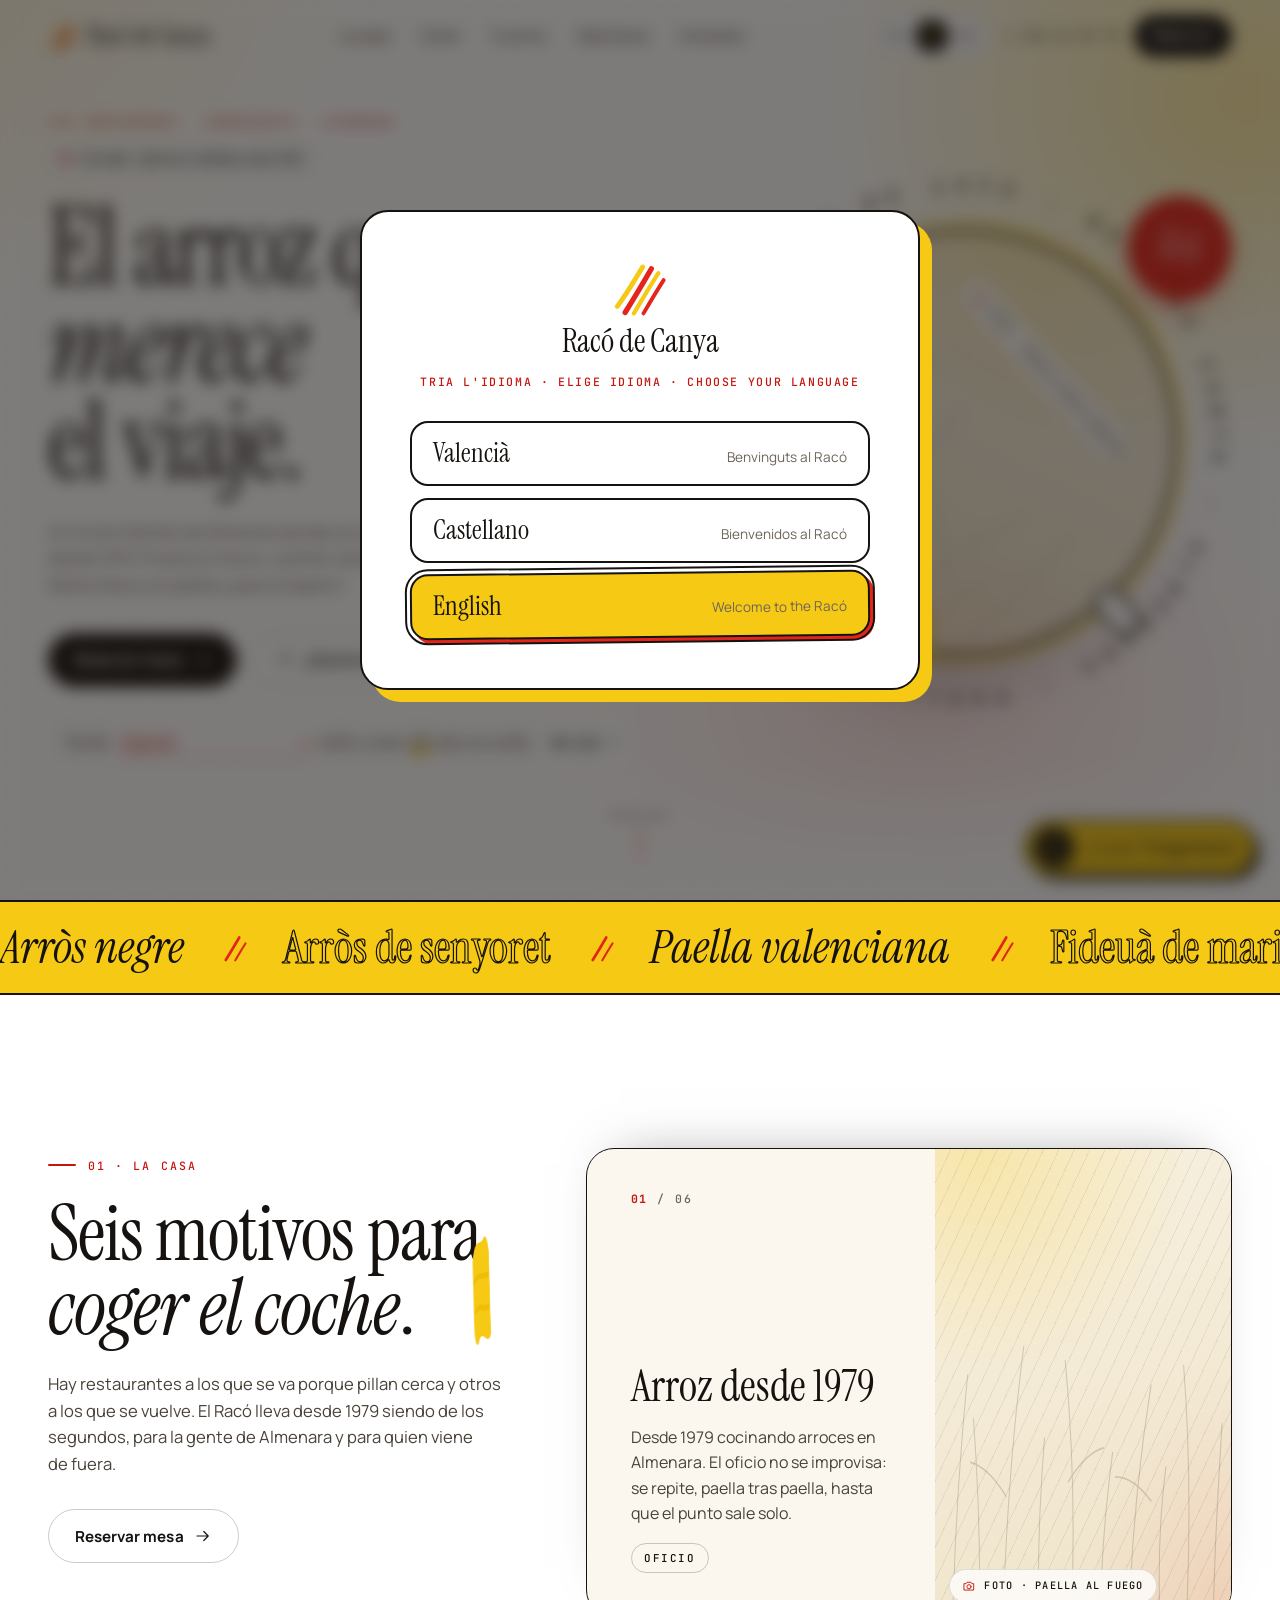
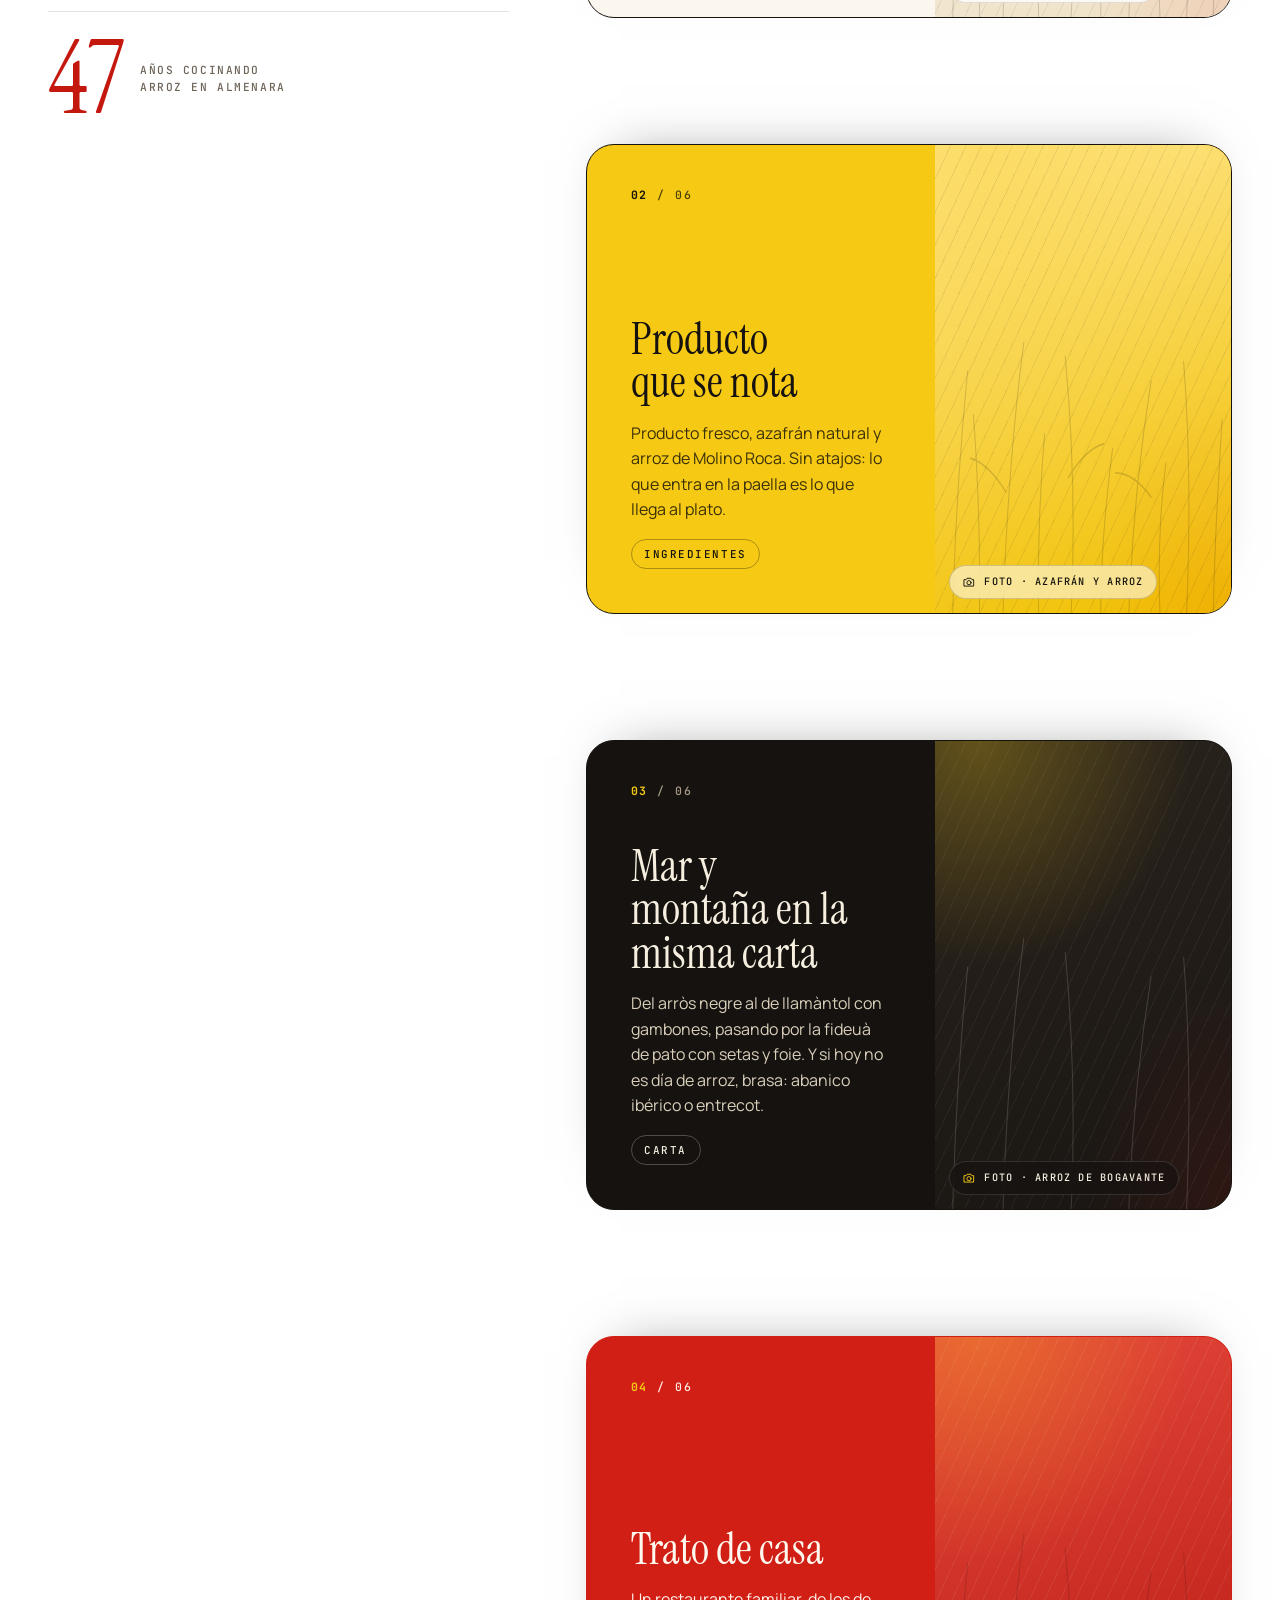
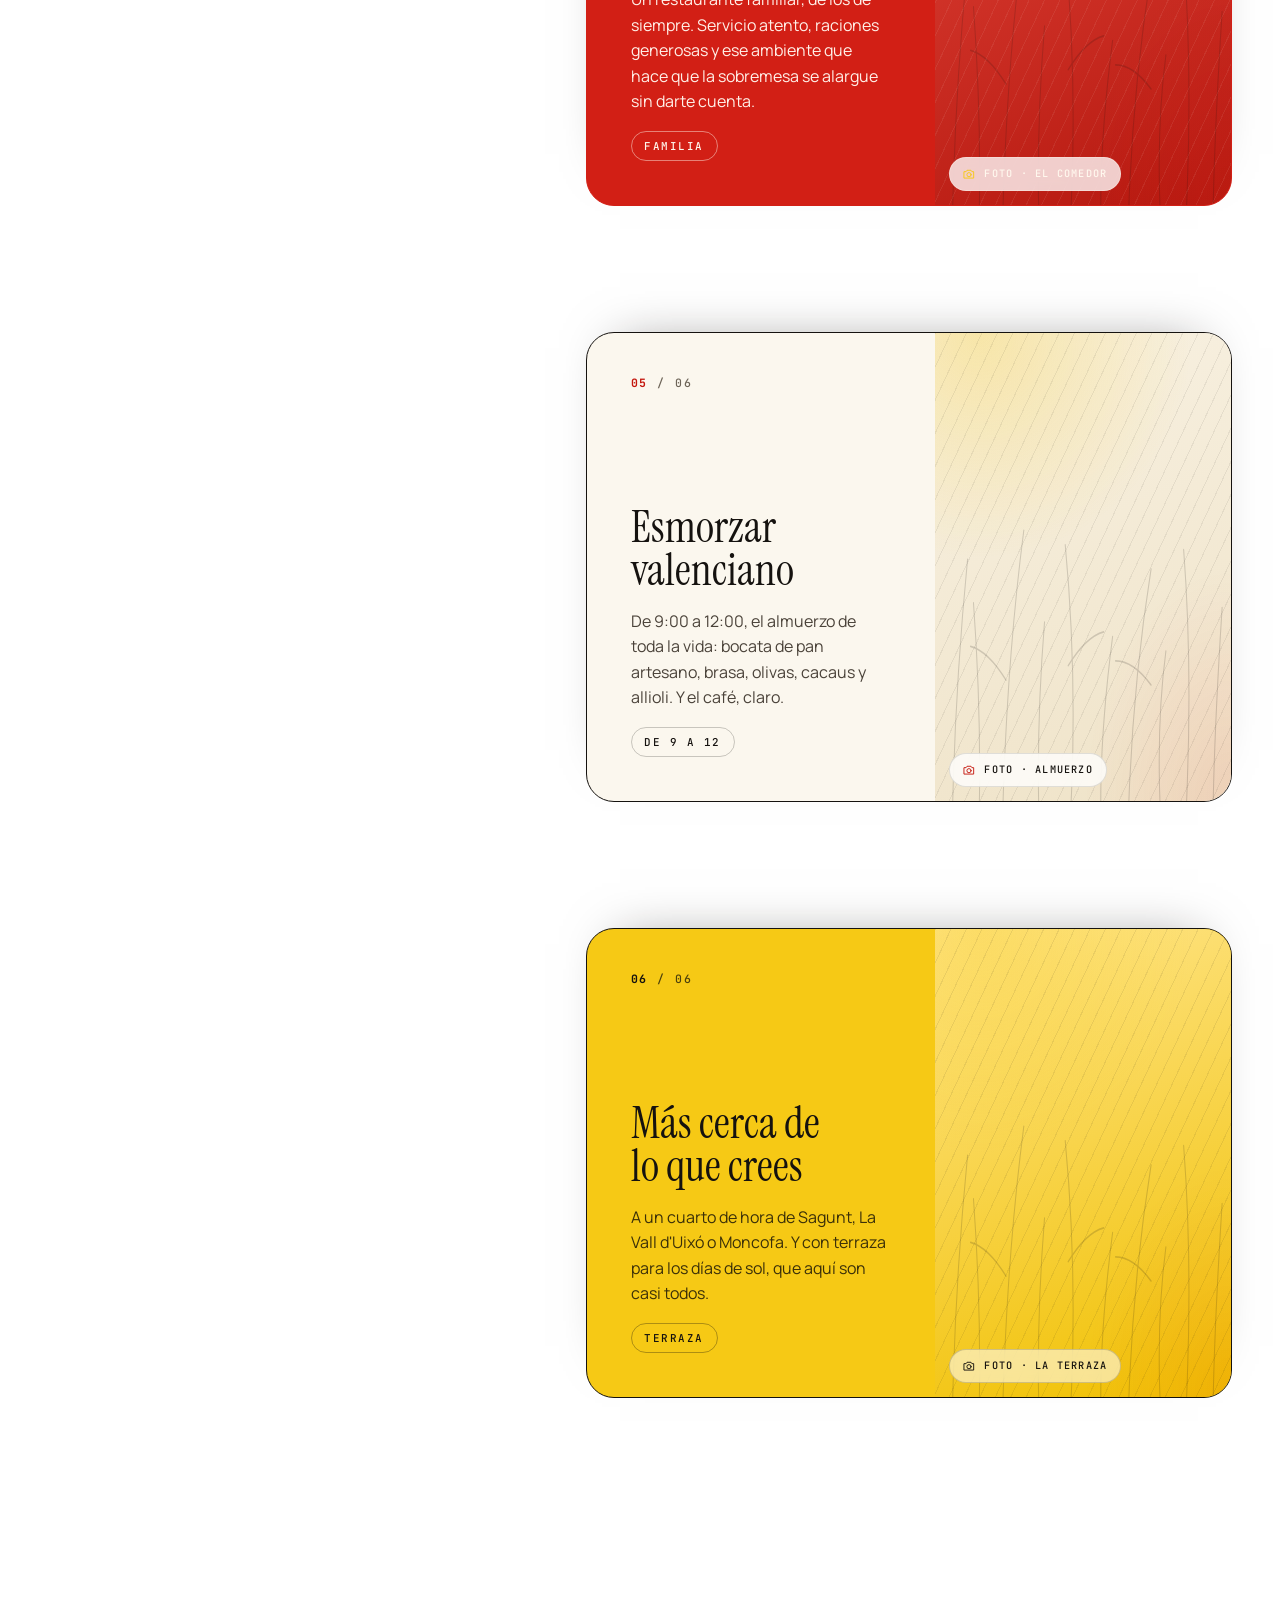
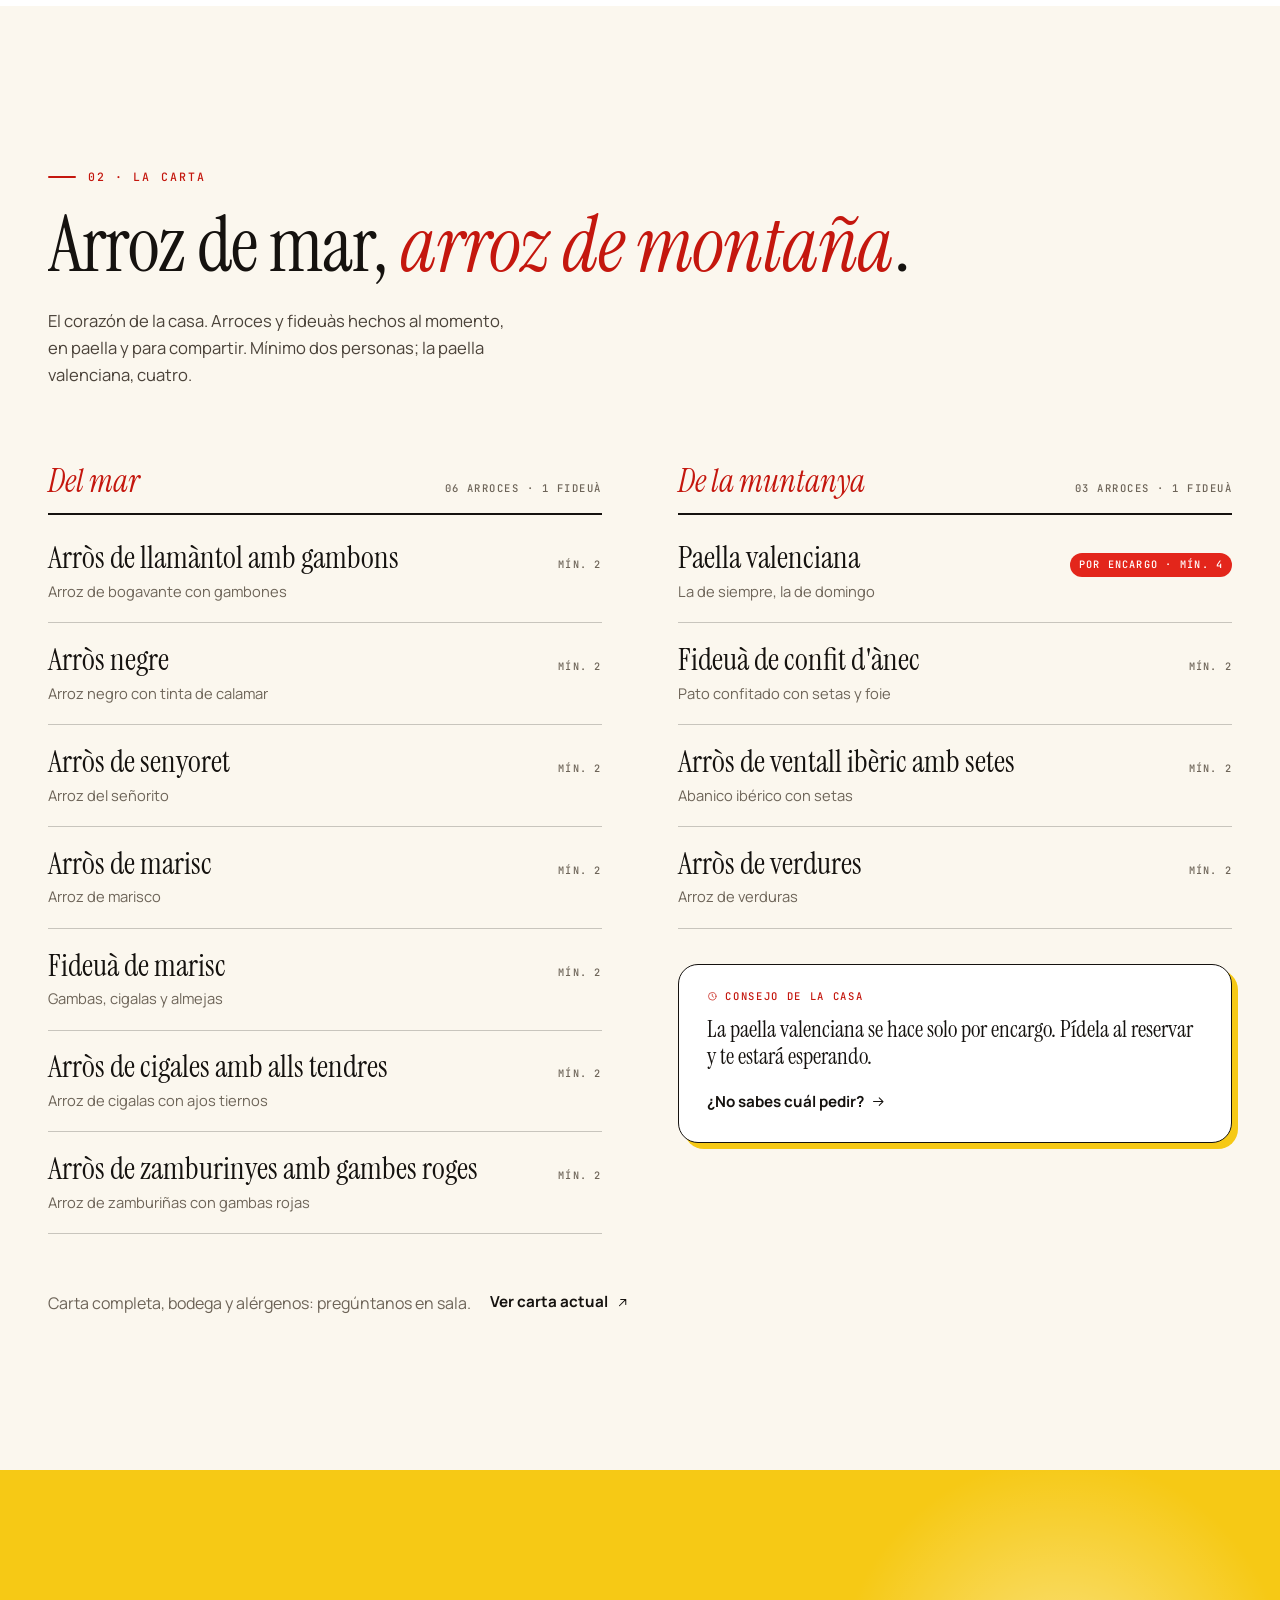
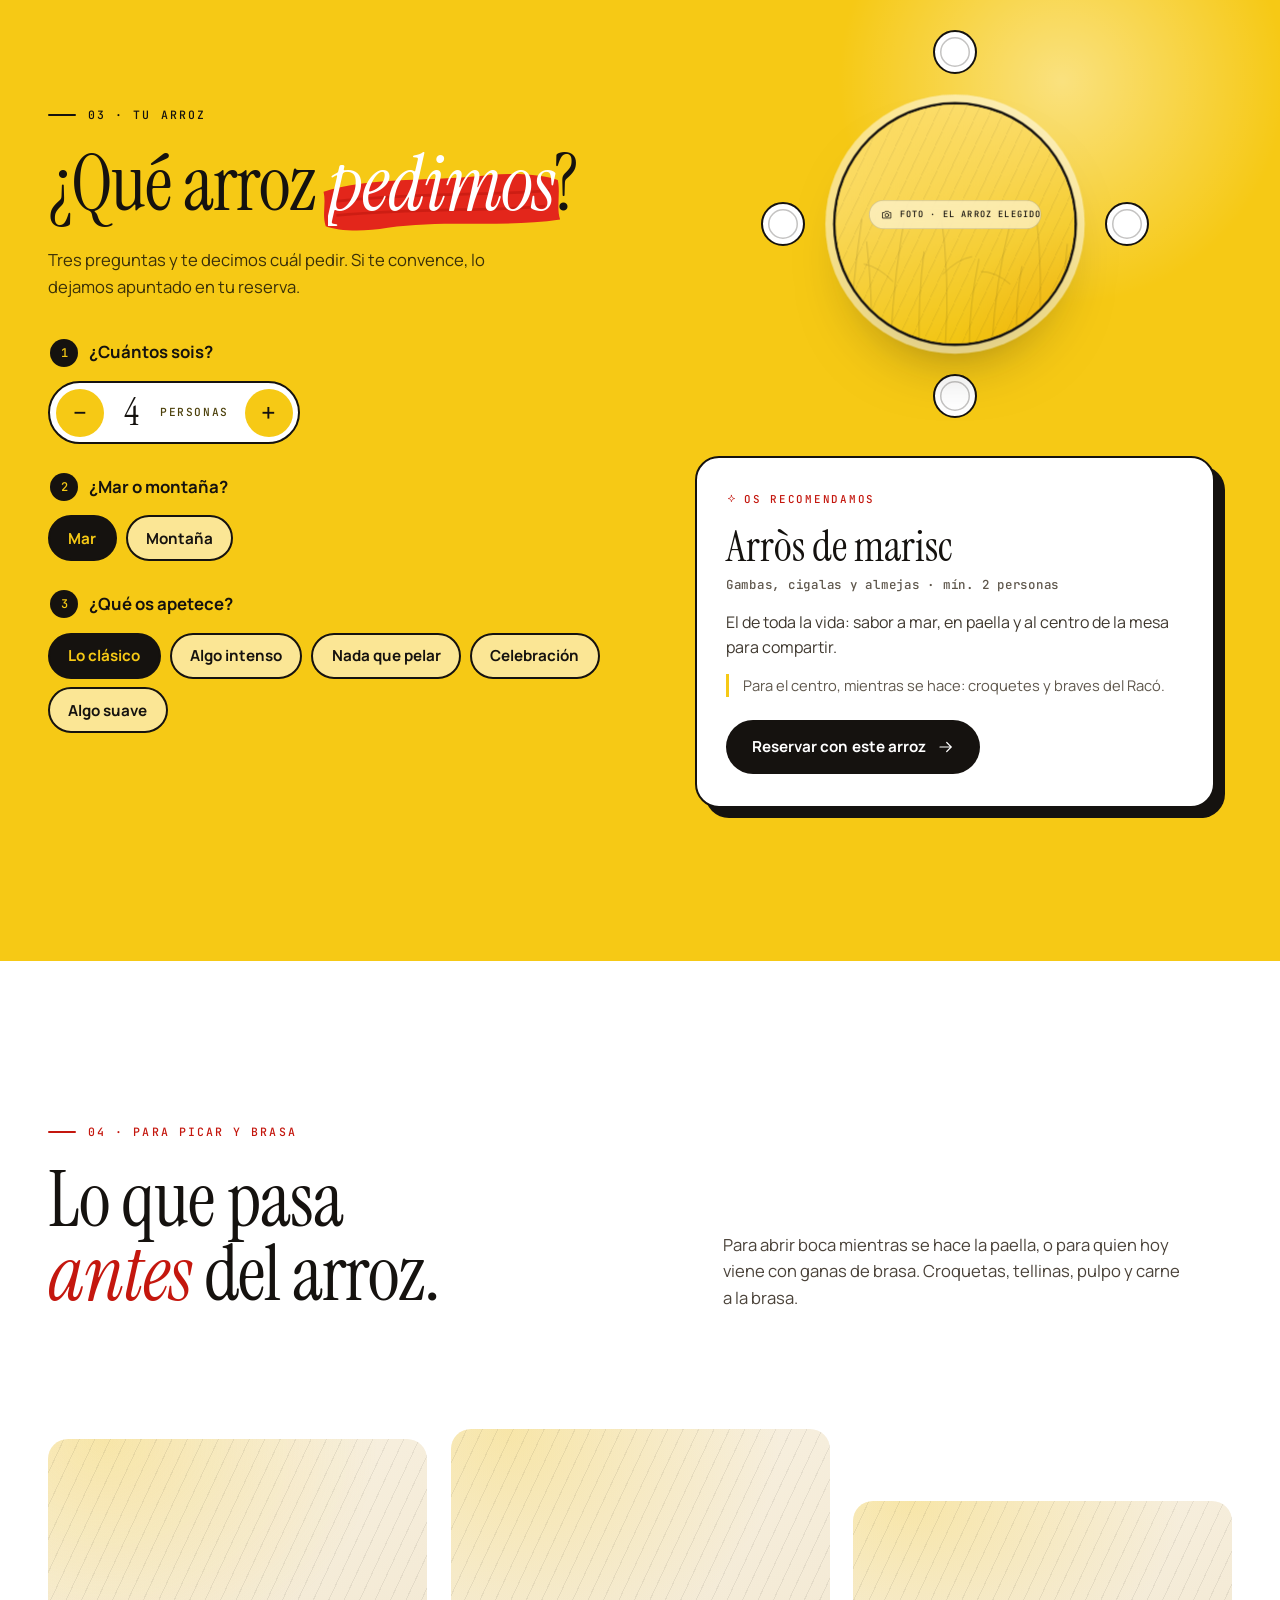
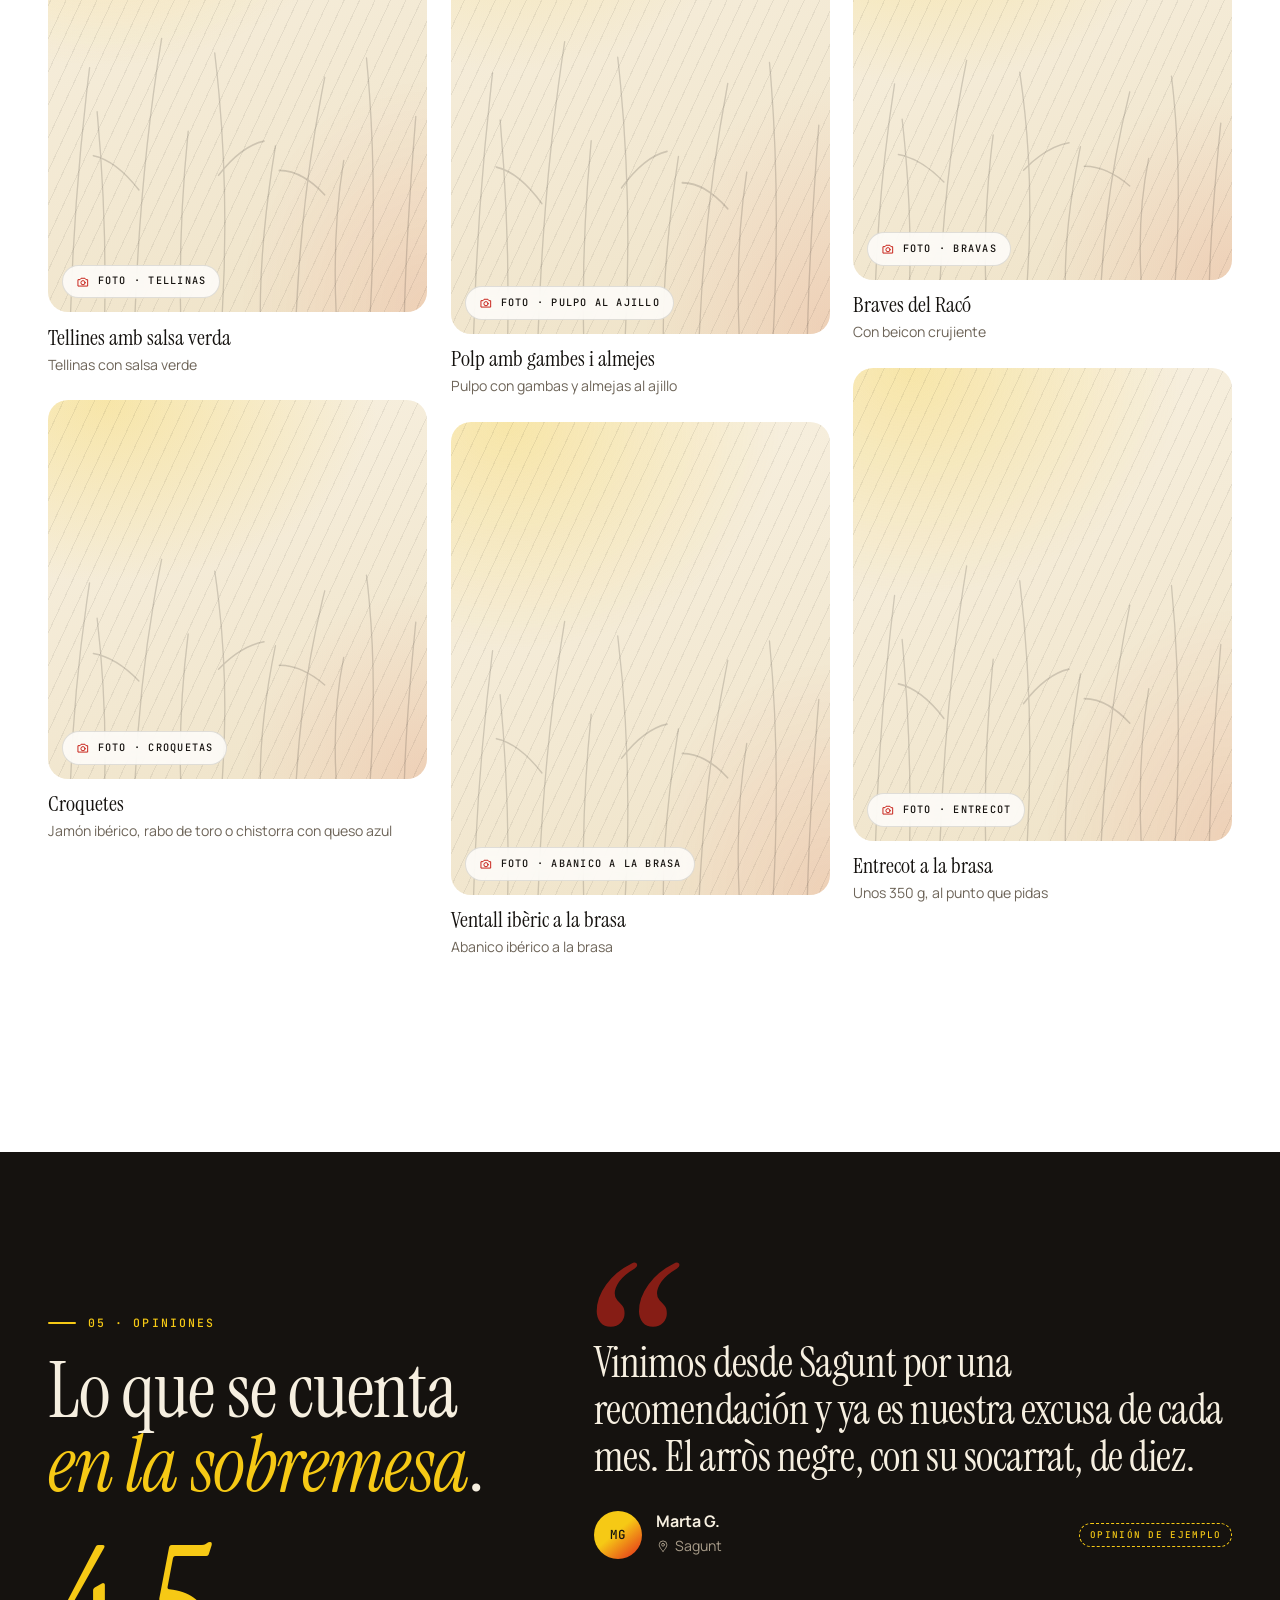
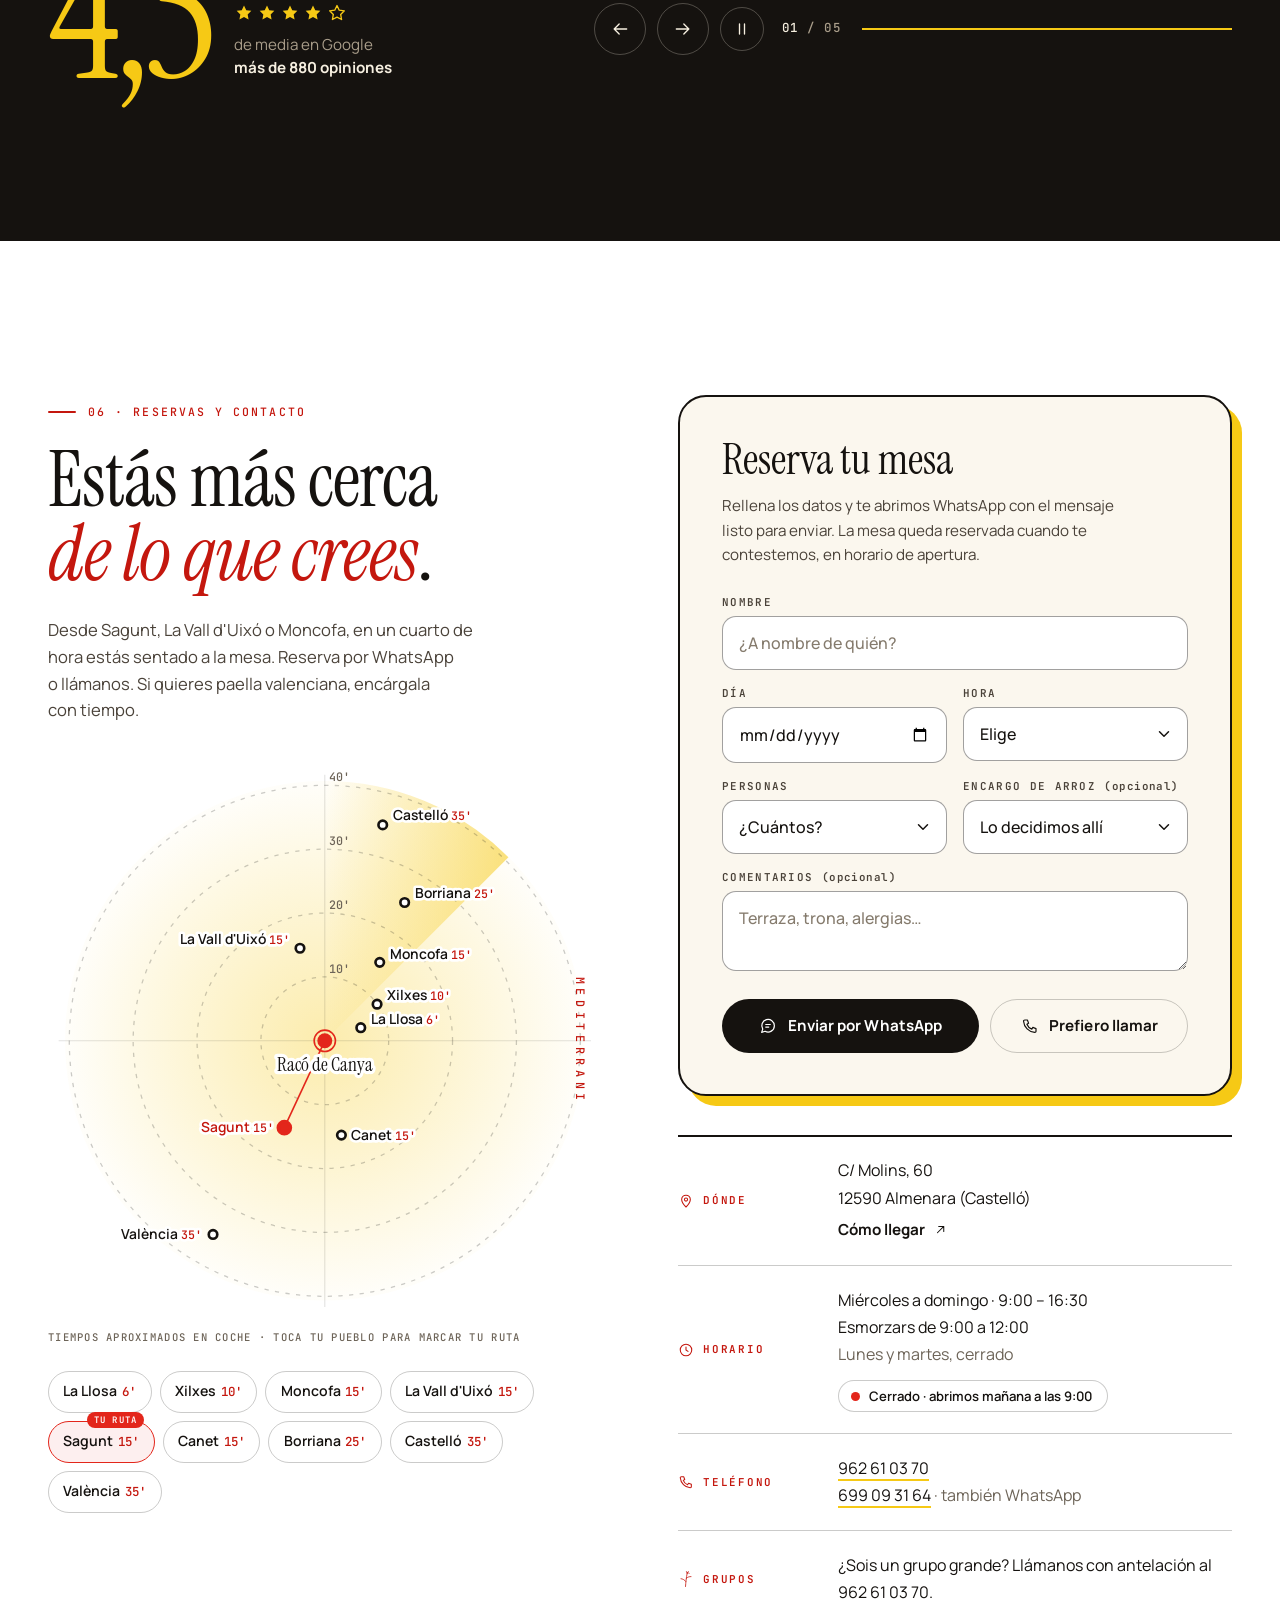
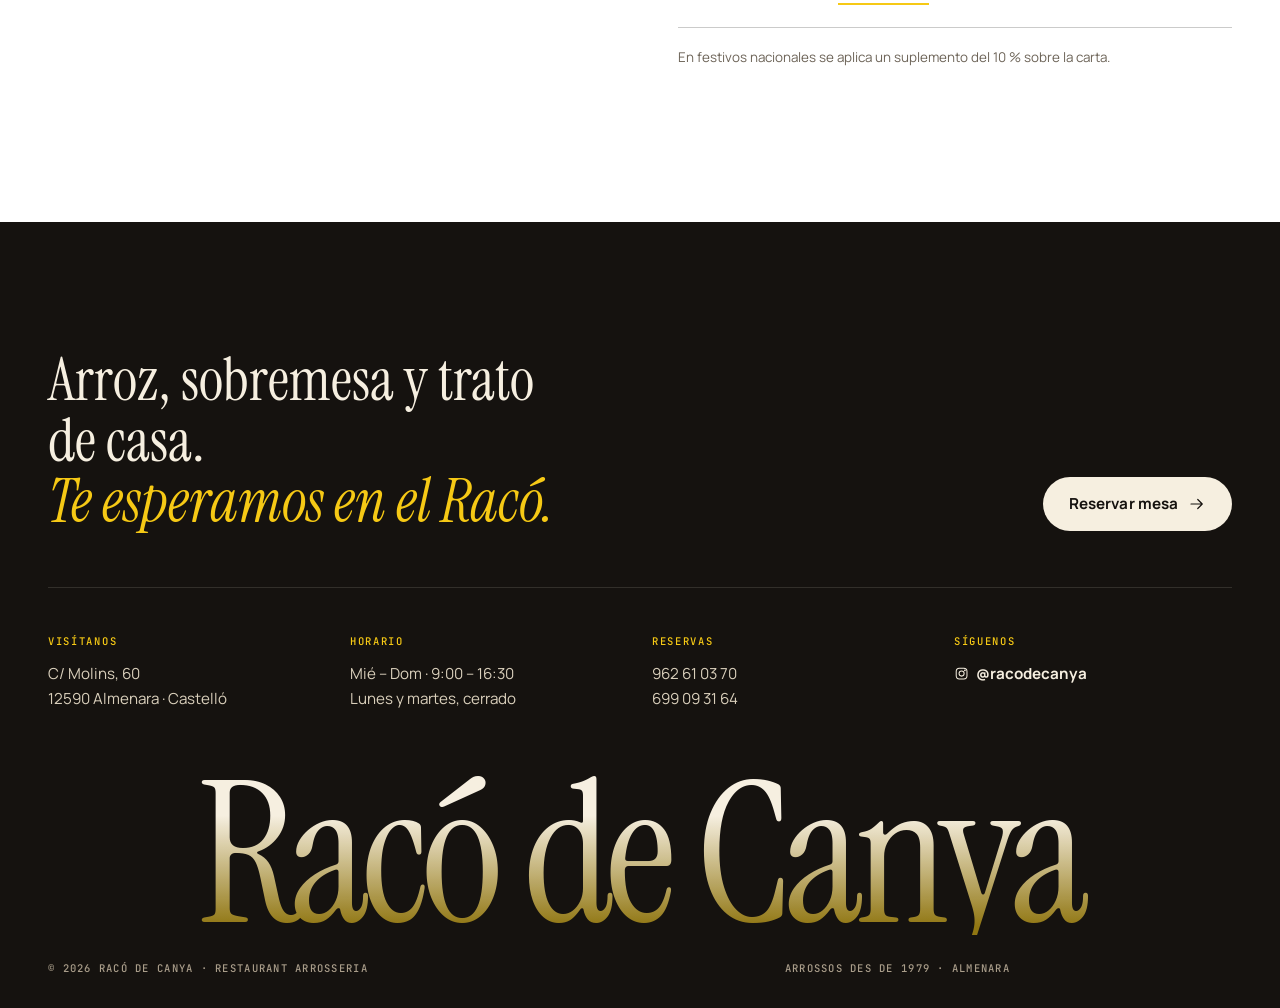
<file: index.html>
<!doctype html>
<html lang="es">
<head>
  <meta charset="utf-8">
  <meta name="viewport" content="width=device-width, initial-scale=1, viewport-fit=cover">
  <title>Racó de Canya · Arrocería en Almenara desde 1979</title>
  <meta name="description" content="Arrocería familiar en Almenara (Castelló) desde 1979. Paella valenciana por encargo, arroces de mar, fideuà y brasa. Reserva por teléfono o WhatsApp.">
  <meta name="theme-color" content="#ffffff">
  <link rel="canonical" href="https://racodecanya.es/">
  <link rel="alternate" hreflang="es" href="https://racodecanya.es/">
  <link rel="alternate" hreflang="ca" href="https://racodecanya.es/va.html">
  <link rel="alternate" hreflang="en" href="https://racodecanya.es/en.html">
  <link rel="alternate" hreflang="x-default" href="https://racodecanya.es/">
  <meta property="og:type" content="website">
  <meta property="og:locale" content="es_ES">
  <meta property="og:site_name" content="Racó de Canya">
  <meta property="og:url" content="https://racodecanya.es/">
  <meta property="og:title" content="Racó de Canya · Arrossos des de 1979">
  <meta property="og:description" content="Arrocería familiar en Almenara. Paella valenciana, arroces de mar y brasa con producto fresco, azafrán natural y arroz de Molino Roca.">
  <link rel="icon" href="assets/favicon.svg?v=20261006" type="image/svg+xml">

  <link rel="preconnect" href="https://fonts.googleapis.com">
  <link rel="preconnect" href="https://fonts.gstatic.com" crossorigin>
  <link rel="stylesheet" href="https://fonts.googleapis.com/css2?family=Instrument+Serif:ital@0;1&family=JetBrains+Mono:wght@400;500&family=Manrope:wght@300;400;500;600;700;800&display=swap">
  <link rel="stylesheet" href="styles.css?v=20261006">

  <script>document.documentElement.classList.add("js");</script>

  <script type="application/ld+json">
  {
    "@context": "https://schema.org",
    "@type": "Restaurant",
    "name": "Racó de Canya",
    "alternateName": "El Racó de Canya · Restaurant Arrosseria",
    "description": "Arrocería familiar en Almenara desde 1979.",
    "servesCuisine": ["Arroces", "Valenciana", "Mediterránea"],
    "foundingDate": "1979",
    "acceptsReservations": true,
    "menu": "https://racodecanya.es/#carta",
    "telephone": "+34962610370",
    "address": {
      "@type": "PostalAddress",
      "streetAddress": "C/ Molins, 60",
      "postalCode": "12590",
      "addressLocality": "Almenara",
      "addressRegion": "Castelló",
      "addressCountry": "ES"
    },
    "geo": { "@type": "GeoCoordinates", "latitude": 39.754415, "longitude": -0.227527 },
    "openingHoursSpecification": [{
      "@type": "OpeningHoursSpecification",
      "dayOfWeek": ["Wednesday", "Thursday", "Friday", "Saturday", "Sunday"],
      "opens": "09:00",
      "closes": "16:30"
    }],
    "url": "https://racodecanya.es/"
  }
  </script>
</head>
<body class="is-draft">

  <!-- Icon sprite -->
  <svg width="0" height="0" style="position:absolute" aria-hidden="true" focusable="false">
    <symbol id="i-brush" viewBox="0 0 32 32"><g fill="none" stroke-linecap="round"><path d="M3 26.5C8 20 12 13 17.5 4" stroke="#f6c915" stroke-width="2.8"/><path d="M7.5 30C12.5 22 17 14.5 22.5 5" stroke="#e3261b" stroke-width="3"/><path d="M12.5 30.5C17 23 21 16 26.5 7.5" stroke="#f6c915" stroke-width="2.4"/><path d="M18 30.5C21.5 24.5 25 18.5 29.5 11.5" stroke="#e3261b" stroke-width="2.2"/></g></symbol>
    <symbol id="i-reed" viewBox="0 0 32 32"><path d="M15 31c.6-8 1.4-17 3.4-27"/><path d="M15.6 21c-2.6-3.4-6-5.2-9.6-5.6"/><path d="M16.6 14.6c2.8-2.6 6-3.6 9.4-3.4"/><path d="M18.4 4c-1.4-1-1.8-2.2-1.6-3M18.4 4c.2-1.6 1.2-2.6 2.4-3M18.4 4c1.6-.6 3-.4 4 .4"/></symbol>
    <symbol id="i-cam" viewBox="0 0 24 24"><path d="M4 8h3l1.6-2.4h6.8L17 8h3v11H4z"/><circle cx="12" cy="13.2" r="3.6"/></symbol>
    <symbol id="i-arrow" viewBox="0 0 24 24"><path d="M4 12h15M13 6l6 6-6 6"/></symbol>
    <symbol id="i-out" viewBox="0 0 24 24"><path d="M7 17 17 7M9 7h8v8"/></symbol>
    <symbol id="i-left" viewBox="0 0 24 24"><path d="M20 12H5M11 6l-6 6 6 6"/></symbol>
    <symbol id="i-pin" viewBox="0 0 24 24"><path d="M12 21s-6.5-6.2-6.5-11.2A6.5 6.5 0 0 1 12 3.3a6.5 6.5 0 0 1 6.5 6.5C18.5 14.8 12 21 12 21z"/><circle cx="12" cy="9.8" r="2.4"/></symbol>
    <symbol id="i-phone" viewBox="0 0 24 24"><path d="M5 4h3.5l1.6 4.2-2.2 1.4a11 11 0 0 0 6.5 6.5l1.4-2.2L20 15.5V19a1.6 1.6 0 0 1-1.7 1.6C10.6 20.1 3.9 13.4 3.4 5.7A1.6 1.6 0 0 1 5 4z"/></symbol>
    <symbol id="i-chat" viewBox="0 0 24 24"><path d="M20.5 11.6a8.4 8.4 0 0 1-12.4 7.4L3.5 20.5 5 16.1a8.4 8.4 0 1 1 15.5-4.5z"/><path d="M9 10h6M9 13.4h4"/></symbol>
    <symbol id="i-clock" viewBox="0 0 24 24"><circle cx="12" cy="12" r="8.6"/><path d="M12 7.4V12l3 2"/></symbol>
    <symbol id="i-star" viewBox="0 0 24 24"><path d="m12 3 2.7 5.6 6.1.8-4.4 4.3 1.1 6.1L12 16.9 6.5 19.8l1.1-6.1-4.4-4.3 6.1-.8z"/></symbol>
    <symbol id="i-ig" viewBox="0 0 24 24"><rect x="3.5" y="3.5" width="17" height="17" rx="5"/><circle cx="12" cy="12" r="4"/><circle cx="17.2" cy="6.8" r=".6"/></symbol>
    <symbol id="i-pause" viewBox="0 0 24 24"><path d="M9 6v12M15 6v12"/></symbol>
    <symbol id="i-play" viewBox="0 0 24 24"><path d="M8 5.5v13l10.5-6.5z"/></symbol>
    <symbol id="i-sparkle" viewBox="0 0 24 24"><path d="M12 3c.6 4.4 2.6 6.4 7 7-4.4.6-6.4 2.6-7 7-.6-4.4-2.6-6.4-7-7 4.4-.6 6.4-2.6 7-7z"/></symbol>
  </svg>

  <a class="skip-link" href="#main">Saltar al contenido</a>

  <!-- Splash -->
  <div class="splash" data-splash aria-hidden="true">
    <div class="splash-inner">
      <svg class="splash-mark"><use href="#i-brush"/></svg>
      <p class="splash-name">Racó de Canya</p>
      <p class="splash-since">Arrossos des de 1979</p>
    </div>
  </div>

  <div class="grain" aria-hidden="true"></div>

  <!-- Nav -->
  <header class="nav" data-nav>
    <div class="nav-inner container">
      <a class="brand" href="#top" aria-label="Racó de Canya, inicio">
        <svg class="brand-mark" aria-hidden="true"><use href="#i-brush"/></svg>
        <span class="brand-name">Racó de Canya</span>
      </a>
      <nav class="nav-links" aria-label="Principal">
        <a href="#casa">La casa</a>
        <a href="#carta">Carta</a>
        <a href="#tu-arroz">Tu arroz</a>
        <a href="#opiniones">Opiniones</a>
        <a href="#contacto">Contacto</a>
      </nav>
      <div class="nav-actions">
        <nav class="lang-switch" aria-label="Idioma">
          <a href="va.html" hreflang="ca" lang="ca" data-lang="va" title="Valencià">VA</a>
          <a href="index.html" hreflang="es" lang="es" data-lang="es" title="Castellano" aria-current="page">ES</a>
          <a href="en.html" hreflang="en" lang="en" data-lang="en" title="English">EN</a>
        </nav>
        <a class="nav-phone" href="tel:+34962610370"><svg class="ico" aria-hidden="true"><use href="#i-phone"/></svg><span>962 61 03 70</span></a>
        <a class="btn btn-dark btn-sm" href="#reservar"><span>Reservar</span></a>
        <button class="nav-toggle" type="button" aria-expanded="false" aria-controls="menu" aria-label="Abrir menú" data-menu-toggle>
          <span></span><span></span>
        </button>
      </div>
    </div>
  </header>

  <div class="menu" id="menu" aria-hidden="true" inert>
    <nav class="menu-links" aria-label="Menú móvil">
      <a href="#casa"><small>01</small>La casa</a>
      <a href="#carta"><small>02</small>Carta</a>
      <a href="#tu-arroz"><small>03</small>Tu arroz</a>
      <a href="#opiniones"><small>05</small>Opiniones</a>
      <a href="#contacto"><small>06</small>Contacto</a>
    </nav>
    <div class="menu-foot">
      <nav class="lang-switch lang-switch--menu" aria-label="Idioma">
        <a href="va.html" hreflang="ca" lang="ca" data-lang="va">Valencià</a>
        <a href="index.html" hreflang="es" lang="es" data-lang="es" aria-current="page">Castellano</a>
        <a href="en.html" hreflang="en" lang="en" data-lang="en">English</a>
      </nav>
      <a href="tel:+34962610370">962 61 03 70</a>
      <span>Mié – Dom · 9:00 – 16:30</span>
    </div>
  </div>

  <!-- First-visit language chooser (shown by main.js only if no language was chosen yet) -->
  <div class="langgate" data-langgate role="dialog" aria-modal="true" aria-labelledby="langgate-title" hidden>
    <div class="langgate-card">
      <svg class="langgate-mark" aria-hidden="true"><use href="#i-brush"/></svg>
      <p class="langgate-name">Racó de Canya</p>
      <h2 class="langgate-title" id="langgate-title"><span lang="ca">Tria l'idioma</span> · <span lang="es">Elige idioma</span> · <span lang="en">Choose your language</span></h2>
      <div class="langgate-options">
        <a href="va.html" hreflang="ca" lang="ca" data-lang="va"><b>Valencià</b><span>Benvinguts al Racó</span></a>
        <a href="index.html" hreflang="es" lang="es" data-lang="es"><b>Castellano</b><span>Bienvenidos al Racó</span></a>
        <a href="en.html" hreflang="en" lang="en" data-lang="en"><b>English</b><span>Welcome to the Racó</span></a>
      </div>
    </div>
  </div>

  <main id="main">

    <!-- ============ HERO ============ -->
    <section class="hero" id="top" aria-labelledby="hero-title">
      <div class="hero-mesh" aria-hidden="true"></div>
      <canvas class="reeds hero-reeds" data-reeds data-taper-left aria-hidden="true"></canvas>
      <div class="hero-fade" aria-hidden="true"></div>

      <div class="hero-inner container">
        <div class="hero-copy">
          <div class="hero-top hero-anim" style="--hd:.05s">
            <p class="kicker">Restaurant · Arrosseria · Almenara</p>
            <p class="open-pill" data-open-status><span class="open-dot" aria-hidden="true"></span><span data-open-text>Mié – Dom · 9:00 – 16:30</span></p>
          </div>
          <h1 class="hero-title" id="hero-title" data-split="intro">El arroz que <em class="brush">merece</em> el viaje.</h1>
          <p class="hero-sub hero-anim" style="--hd:.55s">Un rincón familiar de Almenara donde se cocina arroz desde 1979. Producto fresco, azafrán natural y arroz de Molino Roca, en paella y para compartir.</p>
          <div class="hero-actions hero-anim" style="--hd:.7s">
            <a class="btn btn-dark" href="#reservar"><span>Reservar mesa</span><svg class="ico" aria-hidden="true"><use href="#i-arrow"/></svg></a>
            <a class="btn btn-ghost" href="#tu-arroz"><svg class="ico" aria-hidden="true"><use href="#i-sparkle"/></svg><span>¿Qué arroz pedimos?</span></a>
          </div>
          <p class="hero-drive hero-anim" style="--hd:.8s" data-drive>
            <label class="sr-only" for="origin">¿Desde dónde vienes?</label>
            <span>Desde</span>
            <span class="select-wrap">
              <select id="origin" data-origin>
                <option value="Almenara" data-min="0">Almenara</option>
                <option value="La Llosa" data-min="6">La Llosa</option>
                <option value="Xilxes" data-min="10">Xilxes</option>
                <option value="Moncofa" data-min="15">Moncofa</option>
                <option value="La Vall d'Uixó" data-min="15">La Vall d'Uixó</option>
                <option value="Sagunt" data-min="15" selected>Sagunt</option>
                <option value="Canet d'en Berenguer" data-min="15">Canet d'en Berenguer</option>
                <option value="Borriana" data-min="25">Borriana</option>
                <option value="Castelló de la Plana" data-min="35">Castelló</option>
                <option value="València" data-min="35">València</option>
              </select>
            </span>
            <span data-drive-text>estás a unos <b>15</b> min en coche.</span>
            <a class="link-arrow" data-drive-link href="https://www.google.com/maps/dir/?api=1&amp;origin=Sagunt%2C%20Espa%C3%B1a&amp;destination=Rac%C3%B3%20de%20Canya%2C%20C%2F%20Molins%2060%2C%20Almenara&amp;travelmode=driving" target="_blank" rel="noopener">Ver ruta <svg class="ico" aria-hidden="true"><use href="#i-out"/></svg></a>
          </p>
        </div>

        <div class="hero-visual">
          <div class="paella">
            <svg class="paella-ring" viewBox="0 0 400 400" aria-hidden="true">
              <defs><path id="ring-path" d="M200,200 m-186,0 a186,186 0 1,1 372,0 a186,186 0 1,1 -372,0"/></defs>
              <text><textPath href="#ring-path" textLength="1160" lengthAdjust="spacing">Arrossos des de 1979 · Racó de Canya · Almenara · Paella valenciana ·</textPath></text>
            </svg>
            <div class="paella-disc" data-paella-disc>
              <figure class="ph ph-round" style="--ar:1/1" data-img="assets/img/hero-paella.webp">
                <span class="ph-tag"><svg class="ico" aria-hidden="true"><use href="#i-cam"/></svg>Foto · Paella vista cenital</span>
              </figure>
            </div>
            <p class="paella-badge"><span class="dot" aria-hidden="true"></span>Paella valenciana<small>por encargo · mín. 4 pers.</small></p>
            <p class="paella-stamp" aria-hidden="true"><span>Des de</span><b>1979</b></p>
          </div>
        </div>
      </div>

      <a class="scroll-cue" href="#casa"><span>Desliza</span><i aria-hidden="true"></i></a>
    </section>

    <!-- ============ MARQUEE ============ -->
    <div class="marquee is-yellow" aria-hidden="true">
      <div class="marquee-track">
        <span>Arròs negre</span><svg><use href="#i-brush"/></svg>
        <span class="outline">Arròs de senyoret</span><svg><use href="#i-brush"/></svg>
        <span>Paella valenciana</span><svg><use href="#i-brush"/></svg>
        <span class="outline">Fideuà de marisc</span><svg><use href="#i-brush"/></svg>
        <span>Arròs de llamàntol</span><svg><use href="#i-brush"/></svg>
        <span class="outline">Tellines amb salsa verda</span><svg><use href="#i-brush"/></svg>
        <span>Esmorzars</span><svg><use href="#i-brush"/></svg>
        <span>Arròs negre</span><svg><use href="#i-brush"/></svg>
        <span class="outline">Arròs de senyoret</span><svg><use href="#i-brush"/></svg>
        <span>Paella valenciana</span><svg><use href="#i-brush"/></svg>
        <span class="outline">Fideuà de marisc</span><svg><use href="#i-brush"/></svg>
        <span>Arròs de llamàntol</span><svg><use href="#i-brush"/></svg>
        <span class="outline">Tellines amb salsa verda</span><svg><use href="#i-brush"/></svg>
        <span>Esmorzars</span><svg><use href="#i-brush"/></svg>
      </div>
    </div>

    <!-- ============ VENTAJAS ============ -->
    <section class="section reasons" id="casa" aria-labelledby="casa-title">
      <div class="container reasons-grid">
        <header class="reasons-head">
          <p class="kicker reveal">01 · La casa</p>
          <h2 id="casa-title" data-split>Seis motivos para <em class="brush">coger el coche</em>.</h2>
          <p class="lead reveal" style="--rd:.15s">Hay restaurantes a los que se va porque pillan cerca y otros a los que se vuelve. El Racó lleva desde 1979 siendo de los segundos, para la gente de Almenara y para quien viene de fuera.</p>
          <div class="reasons-cta reveal" style="--rd:.25s">
            <a class="btn btn-ghost" href="#reservar"><span>Reservar mesa</span><svg class="ico" aria-hidden="true"><use href="#i-arrow"/></svg></a>
          </div>
          <p class="years reveal" style="--rd:.3s"><span data-since="1979">47</span><small>años cocinando<br>arroz en Almenara</small></p>
        </header>

        <ol class="stack" data-stack>
          <li class="stack-card" style="--i:0">
            <article class="stack-inner">
              <div class="stack-text">
                <p class="stack-num"><span>01</span> / 06</p>
                <h3>Arroz desde 1979</h3>
                <p>Desde 1979 cocinando arroces en Almenara. El oficio no se improvisa: se repite, paella tras paella, hasta que el punto sale solo.</p>
                <span class="chip">Oficio</span>
              </div>
              <figure class="ph" data-img="assets/img/casa-fuego.webp">
                <span class="ph-tag"><svg class="ico" aria-hidden="true"><use href="#i-cam"/></svg>Foto · Paella al fuego</span>
              </figure>
            </article>
          </li>
          <li class="stack-card is-yellow" style="--i:1">
            <article class="stack-inner">
              <div class="stack-text">
                <p class="stack-num"><span>02</span> / 06</p>
                <h3>Producto que se nota</h3>
                <p>Producto fresco, azafrán natural y arroz de Molino Roca. Sin atajos: lo que entra en la paella es lo que llega al plato.</p>
                <span class="chip">Ingredientes</span>
              </div>
              <figure class="ph" data-img="assets/img/casa-producto.webp">
                <span class="ph-tag"><svg class="ico" aria-hidden="true"><use href="#i-cam"/></svg>Foto · Azafrán y arroz</span>
              </figure>
            </article>
          </li>
          <li class="stack-card is-dark" style="--i:2">
            <article class="stack-inner">
              <div class="stack-text">
                <p class="stack-num"><span>03</span> / 06</p>
                <h3>Mar y montaña en la misma carta</h3>
                <p>Del arròs negre al de llamàntol con gambones, pasando por la fideuà de pato con setas y foie. Y si hoy no es día de arroz, brasa: abanico ibérico o entrecot.</p>
                <span class="chip">Carta</span>
              </div>
              <figure class="ph" data-img="assets/img/casa-llamantol.webp">
                <span class="ph-tag"><svg class="ico" aria-hidden="true"><use href="#i-cam"/></svg>Foto · Arroz de bogavante</span>
              </figure>
            </article>
          </li>
          <li class="stack-card is-red" style="--i:3">
            <article class="stack-inner">
              <div class="stack-text">
                <p class="stack-num"><span>04</span> / 06</p>
                <h3>Trato de casa</h3>
                <p>Un restaurante familiar, de los de siempre. Servicio atento, raciones generosas y ese ambiente que hace que la sobremesa se alargue sin darte cuenta.</p>
                <span class="chip">Familia</span>
              </div>
              <figure class="ph" data-img="assets/img/casa-comedor.webp">
                <span class="ph-tag"><svg class="ico" aria-hidden="true"><use href="#i-cam"/></svg>Foto · El comedor</span>
              </figure>
            </article>
          </li>
          <li class="stack-card" style="--i:4">
            <article class="stack-inner">
              <div class="stack-text">
                <p class="stack-num"><span>05</span> / 06</p>
                <h3>Esmorzar valenciano</h3>
                <p>De 9:00 a 12:00, el almuerzo de toda la vida: bocata de pan artesano, brasa, olivas, cacaus y allioli. Y el café, claro.</p>
                <span class="chip">De 9 a 12</span>
              </div>
              <figure class="ph" data-img="assets/img/casa-esmorzar.webp">
                <span class="ph-tag"><svg class="ico" aria-hidden="true"><use href="#i-cam"/></svg>Foto · Almuerzo</span>
              </figure>
            </article>
          </li>
          <li class="stack-card is-yellow" style="--i:5">
            <article class="stack-inner">
              <div class="stack-text">
                <p class="stack-num"><span>06</span> / 06</p>
                <h3>Más cerca de lo que crees</h3>
                <p>A un cuarto de hora de Sagunt, La Vall d'Uixó o Moncofa. Y con terraza para los días de sol, que aquí son casi todos.</p>
                <span class="chip">Terraza</span>
              </div>
              <figure class="ph" data-img="assets/img/casa-terraza.webp">
                <span class="ph-tag"><svg class="ico" aria-hidden="true"><use href="#i-cam"/></svg>Foto · La terraza</span>
              </figure>
            </article>
          </li>
        </ol>
      </div>
    </section>

    <!-- ============ CARTA ============ -->
    <section class="section carta" id="carta" aria-labelledby="carta-title" data-carta>
      <div class="container">
        <header class="section-head">
          <p class="kicker reveal">02 · La carta</p>
          <h2 id="carta-title" data-split>Arroz de mar, <em>arroz de montaña</em>.</h2>
          <p class="lead reveal" style="--rd:.15s">El corazón de la casa. Arroces y fideuàs hechos al momento, en paella y para compartir. Mínimo dos personas; la paella valenciana, cuatro.</p>
        </header>

        <div class="carta-cols">
          <div class="carta-col reveal">
            <h3 class="carta-col-title"><span>Del mar</span><small>06 arroces · 1 fideuà</small></h3>
            <ul class="dishes">
              <li class="dish" data-dish="llamantol"><span class="dish-name">Arròs de llamàntol amb gambons<span class="dish-es">Arroz de bogavante con gambones</span></span><span class="dish-tag">Mín. 2</span></li>
              <li class="dish" data-dish="negre"><span class="dish-name">Arròs negre<span class="dish-es">Arroz negro con tinta de calamar</span></span><span class="dish-tag">Mín. 2</span></li>
              <li class="dish" data-dish="senyoret"><span class="dish-name">Arròs de senyoret<span class="dish-es">Arroz del señorito</span></span><span class="dish-tag">Mín. 2</span></li>
              <li class="dish" data-dish="marisc"><span class="dish-name">Arròs de marisc<span class="dish-es">Arroz de marisco</span></span><span class="dish-tag">Mín. 2</span></li>
              <li class="dish" data-dish="fideua"><span class="dish-name">Fideuà de marisc<span class="dish-es">Gambas, cigalas y almejas</span></span><span class="dish-tag">Mín. 2</span></li>
              <li class="dish" data-dish="cigales"><span class="dish-name">Arròs de cigales amb alls tendres<span class="dish-es">Arroz de cigalas con ajos tiernos</span></span><span class="dish-tag">Mín. 2</span></li>
              <li class="dish" data-dish="zamburinyes"><span class="dish-name">Arròs de zamburinyes amb gambes roges<span class="dish-es">Arroz de zamburiñas con gambas rojas</span></span><span class="dish-tag">Mín. 2</span></li>
            </ul>
          </div>

          <div class="carta-col reveal" style="--rd:.12s">
            <h3 class="carta-col-title"><span>De la muntanya</span><small>03 arroces · 1 fideuà</small></h3>
            <ul class="dishes">
              <li class="dish" data-dish="valenciana"><span class="dish-name">Paella valenciana<span class="dish-es">La de siempre, la de domingo</span></span><span class="dish-tag dish-tag--red">Por encargo · Mín. 4</span></li>
              <li class="dish" data-dish="anec"><span class="dish-name">Fideuà de confit d'ànec<span class="dish-es">Pato confitado con setas y foie</span></span><span class="dish-tag">Mín. 2</span></li>
              <li class="dish" data-dish="ventall"><span class="dish-name">Arròs de ventall ibèric amb setes<span class="dish-es">Abanico ibérico con setas</span></span><span class="dish-tag">Mín. 2</span></li>
              <li class="dish" data-dish="verdures"><span class="dish-name">Arròs de verdures<span class="dish-es">Arroz de verduras</span></span><span class="dish-tag">Mín. 2</span></li>
            </ul>

            <aside class="encargo">
              <p class="encargo-kicker"><svg class="ico" aria-hidden="true"><use href="#i-clock"/></svg>Consejo de la casa</p>
              <p class="encargo-text">La paella valenciana se hace solo por encargo. Pídela al reservar y te estará esperando.</p>
              <a class="link-arrow" href="#tu-arroz">¿No sabes cuál pedir? <svg class="ico" aria-hidden="true"><use href="#i-arrow"/></svg></a>
            </aside>
          </div>
        </div>

        <p class="carta-note reveal">Carta completa, bodega y alérgenos: pregúntanos en sala. <a class="link-arrow" href="https://racodecanya.es/la-carta" target="_blank" rel="noopener">Ver carta actual <svg class="ico" aria-hidden="true"><use href="#i-out"/></svg></a></p>
      </div>

      <!-- Floating preview (desktop hover) -->
      <div class="carta-preview" data-carta-preview aria-hidden="true">
        <div class="carta-preview-inner">
          <figure class="ph" data-preview="llamantol" data-img="assets/img/arros-llamantol.webp"><span class="ph-tag"><svg class="ico"><use href="#i-cam"/></svg>Arròs de llamàntol</span></figure>
          <figure class="ph" data-preview="negre" data-img="assets/img/arros-negre.webp"><span class="ph-tag"><svg class="ico"><use href="#i-cam"/></svg>Arròs negre</span></figure>
          <figure class="ph" data-preview="senyoret" data-img="assets/img/arros-senyoret.webp"><span class="ph-tag"><svg class="ico"><use href="#i-cam"/></svg>Arròs de senyoret</span></figure>
          <figure class="ph" data-preview="marisc" data-img="assets/img/arros-marisc.webp"><span class="ph-tag"><svg class="ico"><use href="#i-cam"/></svg>Arròs de marisc</span></figure>
          <figure class="ph" data-preview="fideua" data-img="assets/img/fideua-marisc.webp"><span class="ph-tag"><svg class="ico"><use href="#i-cam"/></svg>Fideuà de marisc</span></figure>
          <figure class="ph" data-preview="cigales" data-img="assets/img/arros-cigales.webp"><span class="ph-tag"><svg class="ico"><use href="#i-cam"/></svg>Arròs de cigales</span></figure>
          <figure class="ph" data-preview="zamburinyes" data-img="assets/img/arros-zamburinyes.webp"><span class="ph-tag"><svg class="ico"><use href="#i-cam"/></svg>Zamburinyes amb gambes roges</span></figure>
          <figure class="ph" data-preview="valenciana" data-img="assets/img/paella-valenciana.webp"><span class="ph-tag"><svg class="ico"><use href="#i-cam"/></svg>Paella valenciana</span></figure>
          <figure class="ph" data-preview="anec" data-img="assets/img/fideua-anec.webp"><span class="ph-tag"><svg class="ico"><use href="#i-cam"/></svg>Fideuà d'ànec</span></figure>
          <figure class="ph" data-preview="ventall" data-img="assets/img/arros-ventall.webp"><span class="ph-tag"><svg class="ico"><use href="#i-cam"/></svg>Arròs de ventall ibèric</span></figure>
          <figure class="ph" data-preview="verdures" data-img="assets/img/arros-verdures.webp"><span class="ph-tag"><svg class="ico"><use href="#i-cam"/></svg>Arròs de verdures</span></figure>
        </div>
      </div>
    </section>

    <!-- ============ TU ARROZ (interactive picker) ============ -->
    <section class="section picker is-yellow" id="tu-arroz" aria-labelledby="picker-title">
      <div class="container picker-grid">
        <div class="picker-side">
          <p class="kicker reveal">03 · Tu arroz</p>
          <h2 id="picker-title" data-split>¿Qué arroz <em class="brush brush--red">pedimos</em>?</h2>
          <p class="lead reveal" style="--rd:.15s">Tres preguntas y te decimos cuál pedir. Si te convence, lo dejamos apuntado en tu reserva.</p>

          <form class="picker-form reveal" style="--rd:.2s" data-picker>
            <fieldset class="pick">
              <legend><span class="pick-n">1</span>¿Cuántos sois?</legend>
              <div class="stepper">
                <button type="button" data-step="-1" aria-label="Una persona menos">−</button>
                <output data-people aria-live="polite">4</output>
                <span class="stepper-unit">personas</span>
                <button type="button" data-step="1" aria-label="Una persona más">+</button>
              </div>
            </fieldset>
            <fieldset class="pick">
              <legend><span class="pick-n">2</span>¿Mar o montaña?</legend>
              <div class="chips">
                <label class="chip-opt"><input type="radio" name="side" value="mar" checked><span>Mar</span></label>
                <label class="chip-opt"><input type="radio" name="side" value="muntanya"><span>Montaña</span></label>
              </div>
            </fieldset>
            <fieldset class="pick">
              <legend><span class="pick-n">3</span>¿Qué os apetece?</legend>
              <div class="chips">
                <label class="chip-opt"><input type="radio" name="mood" value="clasico" checked><span>Lo clásico</span></label>
                <label class="chip-opt"><input type="radio" name="mood" value="intenso"><span>Algo intenso</span></label>
                <label class="chip-opt"><input type="radio" name="mood" value="facil"><span>Nada que pelar</span></label>
                <label class="chip-opt"><input type="radio" name="mood" value="fiesta"><span>Celebración</span></label>
                <label class="chip-opt"><input type="radio" name="mood" value="ligero"><span>Algo suave</span></label>
              </div>
            </fieldset>
          </form>
        </div>

        <div class="picker-result reveal" style="--rd:.15s">
          <div class="pan" data-pan aria-hidden="true">
            <div class="pan-plates" data-plates></div>
            <div class="pan-disc">
              <figure class="ph ph-round" style="--ar:1/1" data-img="assets/img/tu-arroz.webp"><span class="ph-tag"><svg class="ico"><use href="#i-cam"/></svg>Foto · El arroz elegido</span></figure>
            </div>
          </div>
          <div class="result-card" data-pick-card aria-live="polite">
            <p class="result-kicker"><svg class="ico" aria-hidden="true"><use href="#i-sparkle"/></svg>Os recomendamos</p>
            <h3 class="result-name" data-pick-name>Arròs de marisc</h3>
            <p class="result-es" data-pick-es>Gambas, cigalas y almejas · mín. 2 personas</p>
            <p class="result-why" data-pick-why>El de toda la vida: sabor a mar, en paella y al centro de la mesa para compartir.</p>
            <p class="result-extra" data-pick-extra>Para abrir boca mientras se hace: croquetes y braves del Racó.</p>
            <a class="btn btn-dark" href="#reservar" data-pick-book><span>Reservar con este arroz</span><svg class="ico" aria-hidden="true"><use href="#i-arrow"/></svg></a>
          </div>
        </div>
      </div>
    </section>

    <!-- ============ PARA PICAR / BRASA ============ -->
    <section class="section mesa" id="mesa" aria-labelledby="mesa-title">
      <div class="container">
        <header class="section-head section-head--split">
          <div>
            <p class="kicker reveal">04 · Para picar y brasa</p>
            <h2 id="mesa-title" data-split>Lo que pasa <em>antes</em> del arroz.</h2>
          </div>
          <p class="lead reveal" style="--rd:.15s">Para abrir boca mientras se hace la paella, o para quien hoy viene con ganas de brasa. Croquetas, tellinas, pulpo y carne a la brasa.</p>
        </header>

        <div class="gallery">
          <div class="gallery-col" data-speed="50">
            <figure class="plate reveal">
              <div class="ph" style="--ar:4/5" data-img="assets/img/tellines.webp"><span class="ph-tag"><svg class="ico" aria-hidden="true"><use href="#i-cam"/></svg>Foto · Tellinas</span></div>
              <figcaption><strong>Tellines amb salsa verda</strong><span>Tellinas con salsa verde</span></figcaption>
            </figure>
            <figure class="plate reveal">
              <div class="ph" style="--ar:1/1" data-img="assets/img/croquetes.webp"><span class="ph-tag"><svg class="ico" aria-hidden="true"><use href="#i-cam"/></svg>Foto · Croquetas</span></div>
              <figcaption><strong>Croquetes</strong><span>Jamón ibérico, rabo de toro o chistorra con queso azul</span></figcaption>
            </figure>
          </div>
          <div class="gallery-col" data-speed="-40">
            <figure class="plate reveal" style="--rd:.1s">
              <div class="ph" style="--ar:3/4" data-img="assets/img/polp.webp"><span class="ph-tag"><svg class="ico" aria-hidden="true"><use href="#i-cam"/></svg>Foto · Pulpo al ajillo</span></div>
              <figcaption><strong>Polp amb gambes i almejes</strong><span>Pulpo con gambas y almejas al ajillo</span></figcaption>
            </figure>
            <figure class="plate reveal" style="--rd:.1s">
              <div class="ph" style="--ar:4/5" data-img="assets/img/ventall-brasa.webp"><span class="ph-tag"><svg class="ico" aria-hidden="true"><use href="#i-cam"/></svg>Foto · Abanico a la brasa</span></div>
              <figcaption><strong>Ventall ibèric a la brasa</strong><span>Abanico ibérico a la brasa</span></figcaption>
            </figure>
          </div>
          <div class="gallery-col" data-speed="80">
            <figure class="plate reveal" style="--rd:.2s">
              <div class="ph" style="--ar:1/1" data-img="assets/img/braves.webp"><span class="ph-tag"><svg class="ico" aria-hidden="true"><use href="#i-cam"/></svg>Foto · Bravas</span></div>
              <figcaption><strong>Braves del Racó</strong><span>Con beicon crujiente</span></figcaption>
            </figure>
            <figure class="plate reveal" style="--rd:.2s">
              <div class="ph" style="--ar:4/5" data-img="assets/img/entrecot.webp"><span class="ph-tag"><svg class="ico" aria-hidden="true"><use href="#i-cam"/></svg>Foto · Entrecot</span></div>
              <figcaption><strong>Entrecot a la brasa</strong><span>Unos 350 g, al punto que pidas</span></figcaption>
            </figure>
          </div>
        </div>
      </div>
    </section>

    <!-- ============ OPINIONES ============ -->
    <!-- NOTA: testimonios de ejemplo. Sustituir por opiniones reales y quitar la clase "is-draft" del <body> antes de publicar. -->
    <section class="section voices is-dark" id="opiniones" aria-labelledby="voices-title">
      <div class="container voices-grid">
        <div class="voices-side">
          <p class="kicker reveal">05 · Opiniones</p>
          <h2 id="voices-title" data-split>Lo que se cuenta <em>en la sobremesa</em>.</h2>
          <div class="score reveal" style="--rd:.15s">
            <p class="score-num"><span data-count="4.5" data-decimals="1">4,5</span></p>
            <div class="score-meta">
              <span class="stars" role="img" aria-label="4,5 de 5 estrellas">
                <svg class="ico"><use href="#i-star"/></svg><svg class="ico"><use href="#i-star"/></svg><svg class="ico"><use href="#i-star"/></svg><svg class="ico"><use href="#i-star"/></svg><svg class="ico star-half"><use href="#i-star"/></svg>
              </span>
              <p>de media en Google<br><strong>más de <span data-count="880">880</span> opiniones</strong></p>
            </div>
          </div>
        </div>

        <div class="voices-main reveal" style="--rd:.1s" data-voices>
          <div class="voices-stage">
            <figure class="voice is-active">
              <blockquote><p>Vinimos desde Sagunt por una recomendación y ya es nuestra excusa de cada mes. El arròs negre, con su socarrat, de diez.</p></blockquote>
              <figcaption><span class="avatar" aria-hidden="true">MG</span><span><strong>Marta G.</strong><small><svg class="ico" aria-hidden="true"><use href="#i-pin"/></svg>Sagunt</small></span><span class="draft-badge">Opinión de ejemplo</span></figcaption>
            </figure>
            <figure class="voice">
              <blockquote><p>Encargamos la paella valenciana para ocho y salió perfecta. Trato de casa, de los que te hacen sentir uno más de la familia.</p></blockquote>
              <figcaption><span class="avatar" aria-hidden="true">JR</span><span><strong>Josep R.</strong><small><svg class="ico" aria-hidden="true"><use href="#i-pin"/></svg>La Vall d'Uixó</small></span><span class="draft-badge">Opinión de ejemplo</span></figcaption>
            </figure>
            <figure class="voice">
              <blockquote><p>El allioli ya justifica el viaje. Raciones generosas y un servicio rapidísimo, incluso con el comedor lleno.</p></blockquote>
              <figcaption><span class="avatar" aria-hidden="true">LD</span><span><strong>Laura y Dani</strong><small><svg class="ico" aria-hidden="true"><use href="#i-pin"/></svg>Castelló</small></span><span class="draft-badge">Opinión de ejemplo</span></figcaption>
            </figure>
            <figure class="voice">
              <blockquote><p>Somos de Almenara de toda la vida y seguimos viniendo los domingos. Hay cosas que no cambian, y menos mal.</p></blockquote>
              <figcaption><span class="avatar" aria-hidden="true">VM</span><span><strong>Vicent M.</strong><small><svg class="ico" aria-hidden="true"><use href="#i-pin"/></svg>Almenara</small></span><span class="draft-badge">Opinión de ejemplo</span></figcaption>
            </figure>
            <figure class="voice">
              <blockquote><p>El almuerzo de los sábados: bocata a la brasa, cacaus y café. No conozco mejor manera de empezar el fin de semana.</p></blockquote>
              <figcaption><span class="avatar" aria-hidden="true">RP</span><span><strong>Rubén P.</strong><small><svg class="ico" aria-hidden="true"><use href="#i-pin"/></svg>Moncofa</small></span><span class="draft-badge">Opinión de ejemplo</span></figcaption>
            </figure>
          </div>

          <div class="voices-controls">
            <button class="round-btn" type="button" data-voice-prev aria-label="Opinión anterior"><svg class="ico" aria-hidden="true"><use href="#i-left"/></svg></button>
            <button class="round-btn" type="button" data-voice-next aria-label="Opinión siguiente"><svg class="ico" aria-hidden="true"><use href="#i-arrow"/></svg></button>
            <button class="round-btn round-btn--sm" type="button" data-voice-toggle aria-label="Pausar el pase de opiniones" aria-pressed="false"><svg class="ico" aria-hidden="true"><use href="#i-pause"/></svg></button>
            <p class="voices-count"><span data-voice-index>01</span> / <span data-voice-total>05</span></p>
            <div class="voices-progress" aria-hidden="true"><span data-voice-bar></span></div>
          </div>
        </div>
      </div>
    </section>

    <!-- ============ CONTACTO ============ -->
    <section class="section contact" id="contacto" aria-labelledby="contact-title">
      <div class="container contact-grid">
        <div class="contact-side">
          <p class="kicker reveal">06 · Reservas y contacto</p>
          <h2 id="contact-title" data-split>Estás más cerca <em>de lo que crees</em>.</h2>
          <p class="lead reveal" style="--rd:.15s">Desde Sagunt, La Vall d'Uixó o Moncofa, en un cuarto de hora estás sentado a la mesa. Reserva por WhatsApp o llámanos. Si quieres paella valenciana, encárgala con tiempo.</p>

          <div class="radar reveal" data-radar style="--rd:.2s">
            <svg viewBox="-260 -260 520 520" role="group" aria-labelledby="radar-title radar-desc">
              <title id="radar-title">Tiempos aproximados en coche hasta el Racó de Canya</title>
              <desc id="radar-desc">La Llosa 6 minutos, Xilxes 10, Moncofa 15, La Vall d'Uixó 15, Sagunt 15, Canet d'en Berenguer 15, Borriana 25, Castelló 35 y València 35.</desc>
              <defs>
                <radialGradient id="radar-fill" cx="0" cy="0" r="260" gradientUnits="userSpaceOnUse">
                  <stop offset="0" stop-color="#f6c915" stop-opacity=".35"/>
                  <stop offset="1" stop-color="#f6c915" stop-opacity="0"/>
                </radialGradient>
                <linearGradient id="sweep-grad" x1="0" y1="0" x2="1" y2="0">
                  <stop offset="0" stop-color="#f6c915" stop-opacity="0"/>
                  <stop offset="1" stop-color="#f6c915" stop-opacity=".55"/>
                </linearGradient>
              </defs>
              <circle r="244" fill="url(#radar-fill)"/>
              <g class="radar-sweep"><path d="M0 0 L0 -244 A244 244 0 0 1 172.5 -172.5 Z" fill="url(#sweep-grad)"/></g>
              <g class="radar-rings">
                <circle class="ring" r="60" style="--i:0"/>
                <circle class="ring" r="120" style="--i:1"/>
                <circle class="ring" r="180" style="--i:2"/>
                <circle class="ring" r="240" style="--i:3"/>
              </g>
              <g class="radar-axis"><path d="M-250 0H250M0 -250V250"/></g>
              <g class="radar-ring-labels">
                <text x="4" y="-64">10'</text><text x="4" y="-124">20'</text><text x="4" y="-184">30'</text><text x="4" y="-244">40'</text>
              </g>
              <text class="radar-sea" transform="translate(236 0) rotate(90)">Mediterrani</text>

              <g class="town" data-town="La Llosa" style="--i:1"><line x1="0" y1="0" x2="33.8" y2="-12.3"/><circle cx="33.8" cy="-12.3" r="4"/><text x="43" y="-16">La Llosa <tspan>6'</tspan></text></g>
              <g class="town" data-town="Xilxes" style="--i:2"><line x1="0" y1="0" x2="49.1" y2="-34.4"/><circle cx="49.1" cy="-34.4" r="4"/><text x="58" y="-38">Xilxes <tspan>10'</tspan></text></g>
              <g class="town" data-town="Moncofa" style="--i:3"><line x1="0" y1="0" x2="51.6" y2="-73.7"/><circle cx="51.6" cy="-73.7" r="4"/><text x="61" y="-77">Moncofa <tspan>15'</tspan></text></g>
              <g class="town town--left" data-town="La Vall d'Uixó" style="--i:4"><line x1="0" y1="0" x2="-23.3" y2="-86.9"/><circle cx="-23.3" cy="-86.9" r="4"/><text x="-33" y="-91">La Vall d'Uixó <tspan>15'</tspan></text></g>
              <g class="town town--left" data-town="Sagunt" style="--i:5"><line x1="0" y1="0" x2="-38" y2="81.6"/><circle cx="-38" cy="81.6" r="4"/><text x="-48" y="86">Sagunt <tspan>15'</tspan></text></g>
              <g class="town" data-town="Canet d'en Berenguer" style="--i:6"><line x1="0" y1="0" x2="15.6" y2="88.6"/><circle cx="15.6" cy="88.6" r="4"/><text x="25" y="93">Canet <tspan>15'</tspan></text></g>
              <g class="town" data-town="Borriana" style="--i:7"><line x1="0" y1="0" x2="75" y2="-129.9"/><circle cx="75" cy="-129.9" r="4"/><text x="85" y="-134">Borriana <tspan>25'</tspan></text></g>
              <g class="town" data-town="Castelló de la Plana" style="--i:8"><line x1="0" y1="0" x2="54.4" y2="-202.8"/><circle cx="54.4" cy="-202.8" r="4"/><text x="64" y="-207">Castelló <tspan>35'</tspan></text></g>
              <g class="town town--left" data-town="València" style="--i:9"><line x1="0" y1="0" x2="-105" y2="181.9"/><circle cx="-105" cy="181.9" r="4"/><text x="-115" y="186">València <tspan>35'</tspan></text></g>

              <g class="radar-home">
                <circle class="home-pulse" r="10"/>
                <circle class="home-dot" r="7"/>
                <text y="28">Racó de Canya</text>
              </g>
            </svg>
            <p class="radar-note">Tiempos aproximados en coche · toca tu pueblo para marcar tu ruta</p>
          </div>

          <ul class="drive-list" aria-label="Cómo llegar: tiempos aproximados en coche" data-drive-list>
            <li><a data-town="La Llosa" href="https://www.google.com/maps/dir/?api=1&amp;origin=La%20Llosa%2C%20Espa%C3%B1a&amp;destination=Rac%C3%B3%20de%20Canya%2C%20C%2F%20Molins%2060%2C%20Almenara&amp;travelmode=driving" target="_blank" rel="noopener">La Llosa <b>6'</b></a></li>
            <li><a data-town="Xilxes" href="https://www.google.com/maps/dir/?api=1&amp;origin=Xilxes%2C%20Espa%C3%B1a&amp;destination=Rac%C3%B3%20de%20Canya%2C%20C%2F%20Molins%2060%2C%20Almenara&amp;travelmode=driving" target="_blank" rel="noopener">Xilxes <b>10'</b></a></li>
            <li><a data-town="Moncofa" href="https://www.google.com/maps/dir/?api=1&amp;origin=Moncofa%2C%20Espa%C3%B1a&amp;destination=Rac%C3%B3%20de%20Canya%2C%20C%2F%20Molins%2060%2C%20Almenara&amp;travelmode=driving" target="_blank" rel="noopener">Moncofa <b>15'</b></a></li>
            <li><a data-town="La Vall d'Uixó" href="https://www.google.com/maps/dir/?api=1&amp;origin=La%20Vall%20d%27Uix%C3%B3%2C%20Espa%C3%B1a&amp;destination=Rac%C3%B3%20de%20Canya%2C%20C%2F%20Molins%2060%2C%20Almenara&amp;travelmode=driving" target="_blank" rel="noopener">La Vall d'Uixó <b>15'</b></a></li>
            <li><a data-town="Sagunt" href="https://www.google.com/maps/dir/?api=1&amp;origin=Sagunt%2C%20Espa%C3%B1a&amp;destination=Rac%C3%B3%20de%20Canya%2C%20C%2F%20Molins%2060%2C%20Almenara&amp;travelmode=driving" target="_blank" rel="noopener">Sagunt <b>15'</b></a></li>
            <li><a data-town="Canet d'en Berenguer" href="https://www.google.com/maps/dir/?api=1&amp;origin=Canet%20d%27en%20Berenguer%2C%20Espa%C3%B1a&amp;destination=Rac%C3%B3%20de%20Canya%2C%20C%2F%20Molins%2060%2C%20Almenara&amp;travelmode=driving" target="_blank" rel="noopener">Canet <b>15'</b></a></li>
            <li><a data-town="Borriana" href="https://www.google.com/maps/dir/?api=1&amp;origin=Borriana%2C%20Espa%C3%B1a&amp;destination=Rac%C3%B3%20de%20Canya%2C%20C%2F%20Molins%2060%2C%20Almenara&amp;travelmode=driving" target="_blank" rel="noopener">Borriana <b>25'</b></a></li>
            <li><a data-town="Castelló de la Plana" href="https://www.google.com/maps/dir/?api=1&amp;origin=Castell%C3%B3%20de%20la%20Plana%2C%20Espa%C3%B1a&amp;destination=Rac%C3%B3%20de%20Canya%2C%20C%2F%20Molins%2060%2C%20Almenara&amp;travelmode=driving" target="_blank" rel="noopener">Castelló <b>35'</b></a></li>
            <li><a data-town="València" href="https://www.google.com/maps/dir/?api=1&amp;origin=Val%C3%A8ncia%2C%20Espa%C3%B1a&amp;destination=Rac%C3%B3%20de%20Canya%2C%20C%2F%20Molins%2060%2C%20Almenara&amp;travelmode=driving" target="_blank" rel="noopener">València <b>35'</b></a></li>
          </ul>
        </div>

        <div class="contact-main">
          <!-- NOTA: confirmar con el restaurante que el 699 09 31 64 recibe reservas por WhatsApp antes de publicar (lib/manifest.js, barra móvil y este formulario). -->
          <div class="reserve-card reveal" id="reservar" data-reserve-card>
            <div class="reserve-head">
              <h3>Reserva tu mesa</h3>
              <p>Rellena los datos y te abrimos WhatsApp con el mensaje listo para enviar. La mesa queda reservada cuando te contestemos, en horario de apertura.</p>
            </div>

            <form class="reserve-form" data-reserve novalidate>
              <div class="field field--full">
                <label for="f-name">Nombre</label>
                <input id="f-name" name="name" type="text" autocomplete="name" placeholder="¿A nombre de quién?" required aria-describedby="err-name">
                <span class="field-error" id="err-name" data-error-for="name"></span>
              </div>
              <div class="field">
                <label for="f-date">Día</label>
                <input id="f-date" name="date" type="date" required aria-describedby="err-date">
                <span class="field-error" id="err-date" data-error-for="date"></span>
              </div>
              <div class="field">
                <label for="f-time">Hora</label>
                <select id="f-time" name="time" required aria-describedby="err-time">
                  <option value="">Elige</option>
                  <optgroup label="Esmorzar">
                    <option>9:30</option><option>10:00</option><option>10:30</option><option>11:00</option><option>11:30</option>
                  </optgroup>
                  <optgroup label="Comida">
                    <option>13:00</option><option>13:30</option><option>14:00</option><option>14:30</option><option>15:00</option>
                  </optgroup>
                </select>
                <span class="field-error" id="err-time" data-error-for="time"></span>
              </div>
              <div class="field">
                <label for="f-people">Personas</label>
                <select id="f-people" name="people" required aria-describedby="err-people">
                  <option value="">¿Cuántos?</option>
                  <option>1</option><option>2</option><option>3</option><option>4</option><option>5</option><option>6</option><option>7</option><option>8</option><option>9</option><option>10</option><option value="11+">Más de 10</option>
                </select>
                <span class="field-error" id="err-people" data-error-for="people"></span>
              </div>
              <div class="field">
                <label for="f-rice">Encargo de arroz <span class="opt">(opcional)</span></label>
                <select id="f-rice" name="rice" aria-describedby="err-rice">
                  <option value="">Lo decidimos allí</option>
                  <optgroup label="Del mar">
                    <option>Arròs de llamàntol amb gambons</option>
                    <option>Arròs negre</option>
                    <option>Arròs de senyoret</option>
                    <option>Arròs de marisc</option>
                    <option>Fideuà de marisc</option>
                    <option>Arròs de cigales amb alls tendres</option>
                    <option>Arròs de zamburinyes amb gambes roges</option>
                  </optgroup>
                  <optgroup label="De la muntanya">
                    <option>Paella valenciana</option>
                    <option>Fideuà de confit d'ànec</option>
                    <option>Arròs de ventall ibèric amb setes</option>
                    <option>Arròs de verdures</option>
                  </optgroup>
                </select>
                <span class="field-error" id="err-rice" data-error-for="rice"></span>
              </div>
              <div class="field field--full">
                <label for="f-notes">Comentarios <span class="opt">(opcional)</span></label>
                <textarea id="f-notes" name="notes" rows="2" placeholder="Terraza, trona, alergias…"></textarea>
              </div>
              <div class="form-actions field--full">
                <button class="btn btn-dark btn-wide" type="submit"><svg class="ico" aria-hidden="true"><use href="#i-chat"/></svg><span>Enviar por WhatsApp</span></button>
                <a class="btn btn-ghost btn-wide" href="tel:+34962610370"><svg class="ico" aria-hidden="true"><use href="#i-phone"/></svg><span>Prefiero llamar</span></a>
              </div>
            </form>

            <div class="reserve-done" data-reserve-done hidden>
              <svg class="done-check" viewBox="0 0 52 52" aria-hidden="true"><circle cx="26" cy="26" r="24"/><path d="M15 27.5 22.5 35 37.5 18"/></svg>
              <h3>¡Mensaje listo!</h3>
              <p>Te hemos abierto WhatsApp con tu reserva. Solo falta pulsar enviar. Si no se ha abierto, llámanos al <a href="tel:+34962610370">962 61 03 70</a>.</p>
              <button class="link-arrow" type="button" data-reserve-again>Hacer otra reserva <svg class="ico" aria-hidden="true"><use href="#i-arrow"/></svg></button>
            </div>
          </div>

          <dl class="info reveal" style="--rd:.1s">
            <div class="info-row">
              <dt><svg class="ico" aria-hidden="true"><use href="#i-pin"/></svg>Dónde</dt>
              <dd>C/ Molins, 60<br>12590 Almenara (Castelló)<br><a class="link-arrow" href="https://www.google.com/maps/search/?api=1&amp;query=Rac%C3%B3+de+Canya+Almenara" target="_blank" rel="noopener">Cómo llegar <svg class="ico" aria-hidden="true"><use href="#i-out"/></svg></a></dd>
            </div>
            <div class="info-row">
              <dt><svg class="ico" aria-hidden="true"><use href="#i-clock"/></svg>Horario</dt>
              <dd>Miércoles a domingo · 9:00 – 16:30<br>Esmorzars de 9:00 a 12:00<br><span class="muted">Lunes y martes, cerrado</span><br><span class="open-pill open-pill--inline" data-open-status><span class="open-dot" aria-hidden="true"></span><span data-open-text>Consulta el horario</span></span></dd>
            </div>
            <div class="info-row">
              <dt><svg class="ico" aria-hidden="true"><use href="#i-phone"/></svg>Teléfono</dt>
              <dd><a href="tel:+34962610370">962 61 03 70</a><br><a href="tel:+34699093164">699 09 31 64</a> <span class="muted">· también WhatsApp</span></dd>
            </div>
            <div class="info-row">
              <dt><svg class="ico" aria-hidden="true"><use href="#i-reed"/></svg>Grupos</dt>
              <dd>¿Sois un grupo grande? Llámanos con antelación al <a href="tel:+34962610370">962 61 03 70</a>.</dd>
            </div>
          </dl>
          <p class="info-note reveal">En festivos nacionales se aplica un suplemento del 10&nbsp;% sobre la carta.</p>
        </div>
      </div>
    </section>
  </main>

  <!-- ============ FOOTER ============ -->
  <footer class="footer is-dark">
    <canvas class="reeds footer-reeds" data-reeds data-density=".8" aria-hidden="true"></canvas>
    <div class="container">
      <div class="footer-top">
        <p class="footer-claim">Arroz, sobremesa y trato de casa.<br><em>Te esperamos en el Racó.</em></p>
        <a class="btn btn-light" href="#reservar"><span>Reservar mesa</span><svg class="ico" aria-hidden="true"><use href="#i-arrow"/></svg></a>
      </div>
      <div class="footer-cols">
        <div><h4>Visítanos</h4><p>C/ Molins, 60<br>12590 Almenara · Castelló</p></div>
        <div><h4>Horario</h4><p>Mié – Dom · 9:00 – 16:30<br>Lunes y martes, cerrado</p></div>
        <div><h4>Reservas</h4><p><a href="tel:+34962610370">962 61 03 70</a><br><a href="tel:+34699093164">699 09 31 64</a></p></div>
        <div><h4>Síguenos</h4><p><a class="link-arrow" href="https://www.instagram.com/racodecanya/" target="_blank" rel="noopener"><svg class="ico" aria-hidden="true"><use href="#i-ig"/></svg>@racodecanya</a></p></div>
      </div>
    </div>
    <p class="wordmark" aria-hidden="true">Racó de Canya</p>
    <div class="container footer-bottom">
      <span>© <span data-year>2026</span> Racó de Canya · Restaurant Arrosseria</span>
      <span>Arrossos des de 1979 · Almenara</span>
    </div>
  </footer>

  <!-- Mobile action dock -->
  <nav class="dock" data-dock aria-label="Acciones rápidas">
    <a href="tel:+34962610370"><svg class="ico" aria-hidden="true"><use href="#i-phone"/></svg><span>Llamar</span></a>
    <a href="https://wa.me/34699093164" target="_blank" rel="noopener"><svg class="ico" aria-hidden="true"><use href="#i-chat"/></svg><span>WhatsApp</span></a>
    <a class="dock-main" href="#reservar"><span>Reservar</span><svg class="ico" aria-hidden="true"><use href="#i-arrow"/></svg></a>
  </nav>

  <script defer src="lib/gsap.min.js"></script>
  <script defer src="lib/ScrollTrigger.min.js"></script>
  <script defer src="lib/manifest.js?v=20261006"></script>
  <script defer src="main.js?v=20261006"></script>
  <script defer src="chat.js?v=20261006"></script>
</body>
</html>
</file>
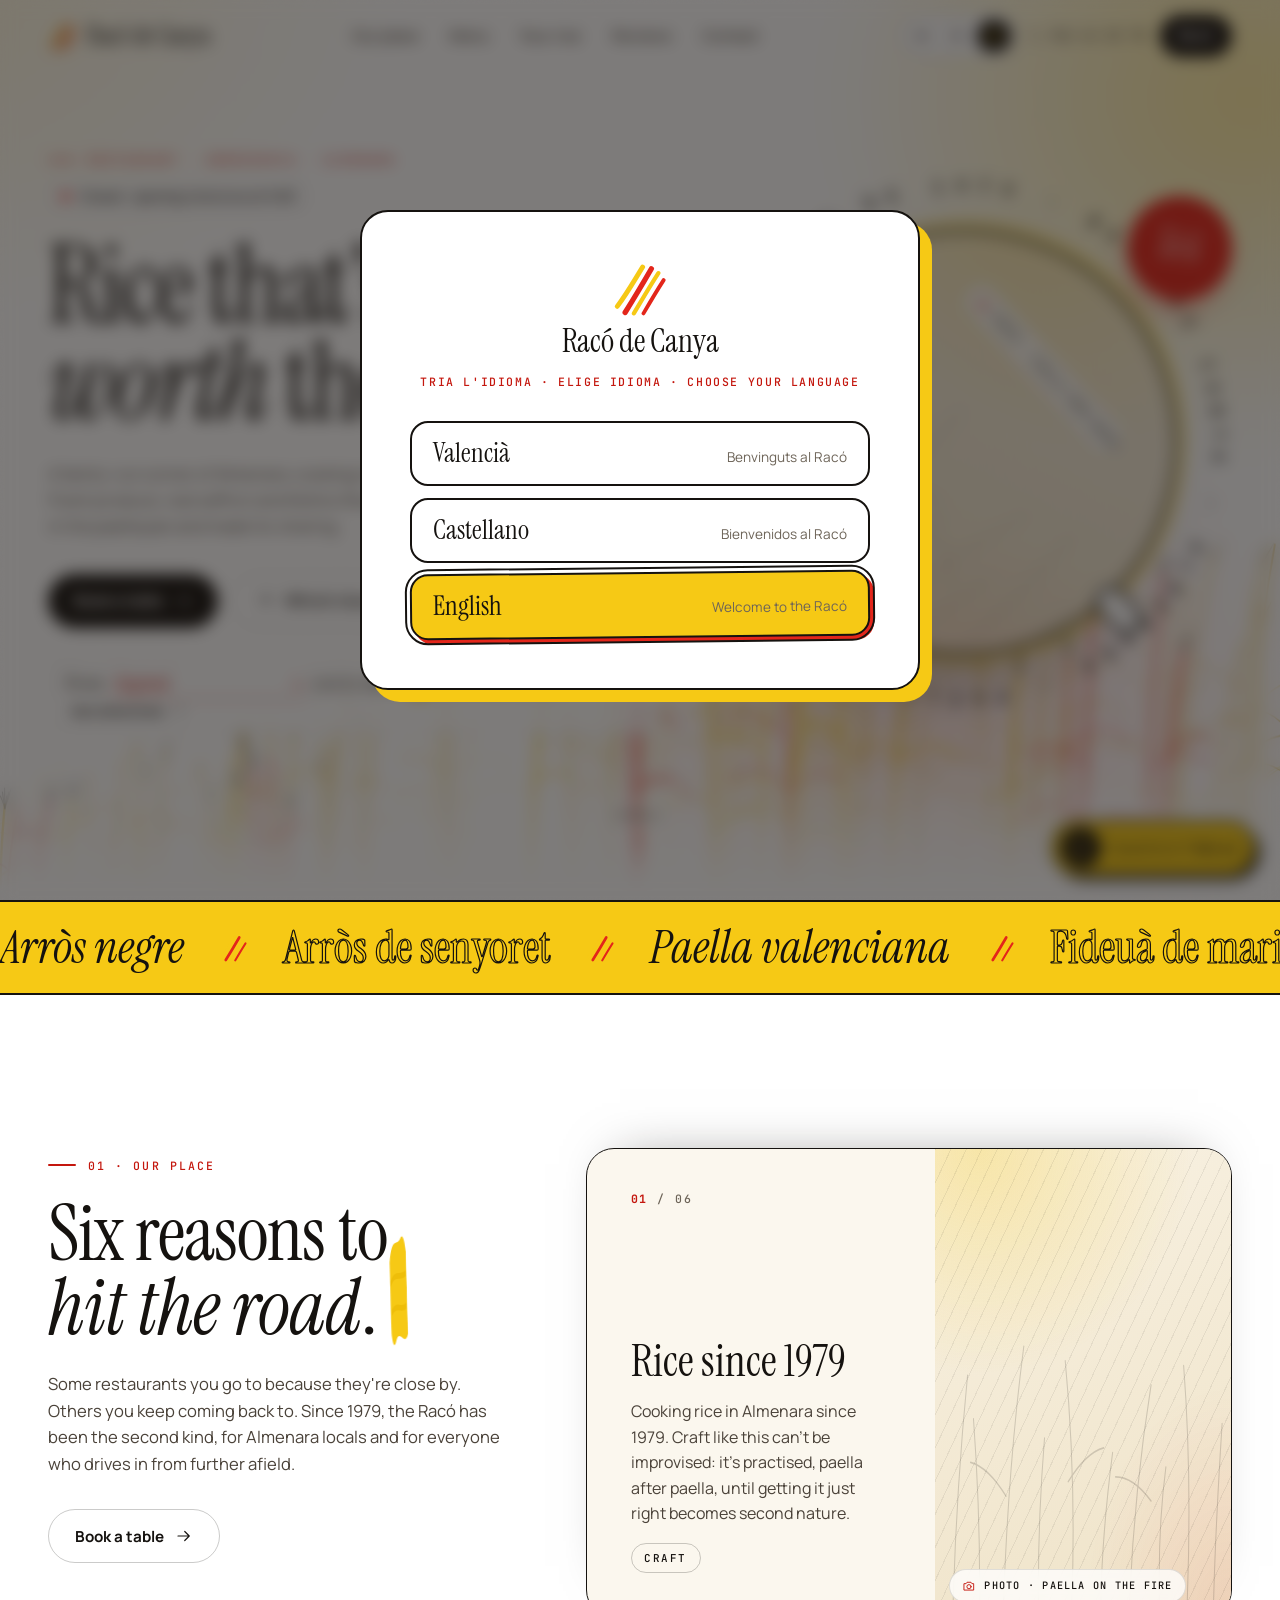
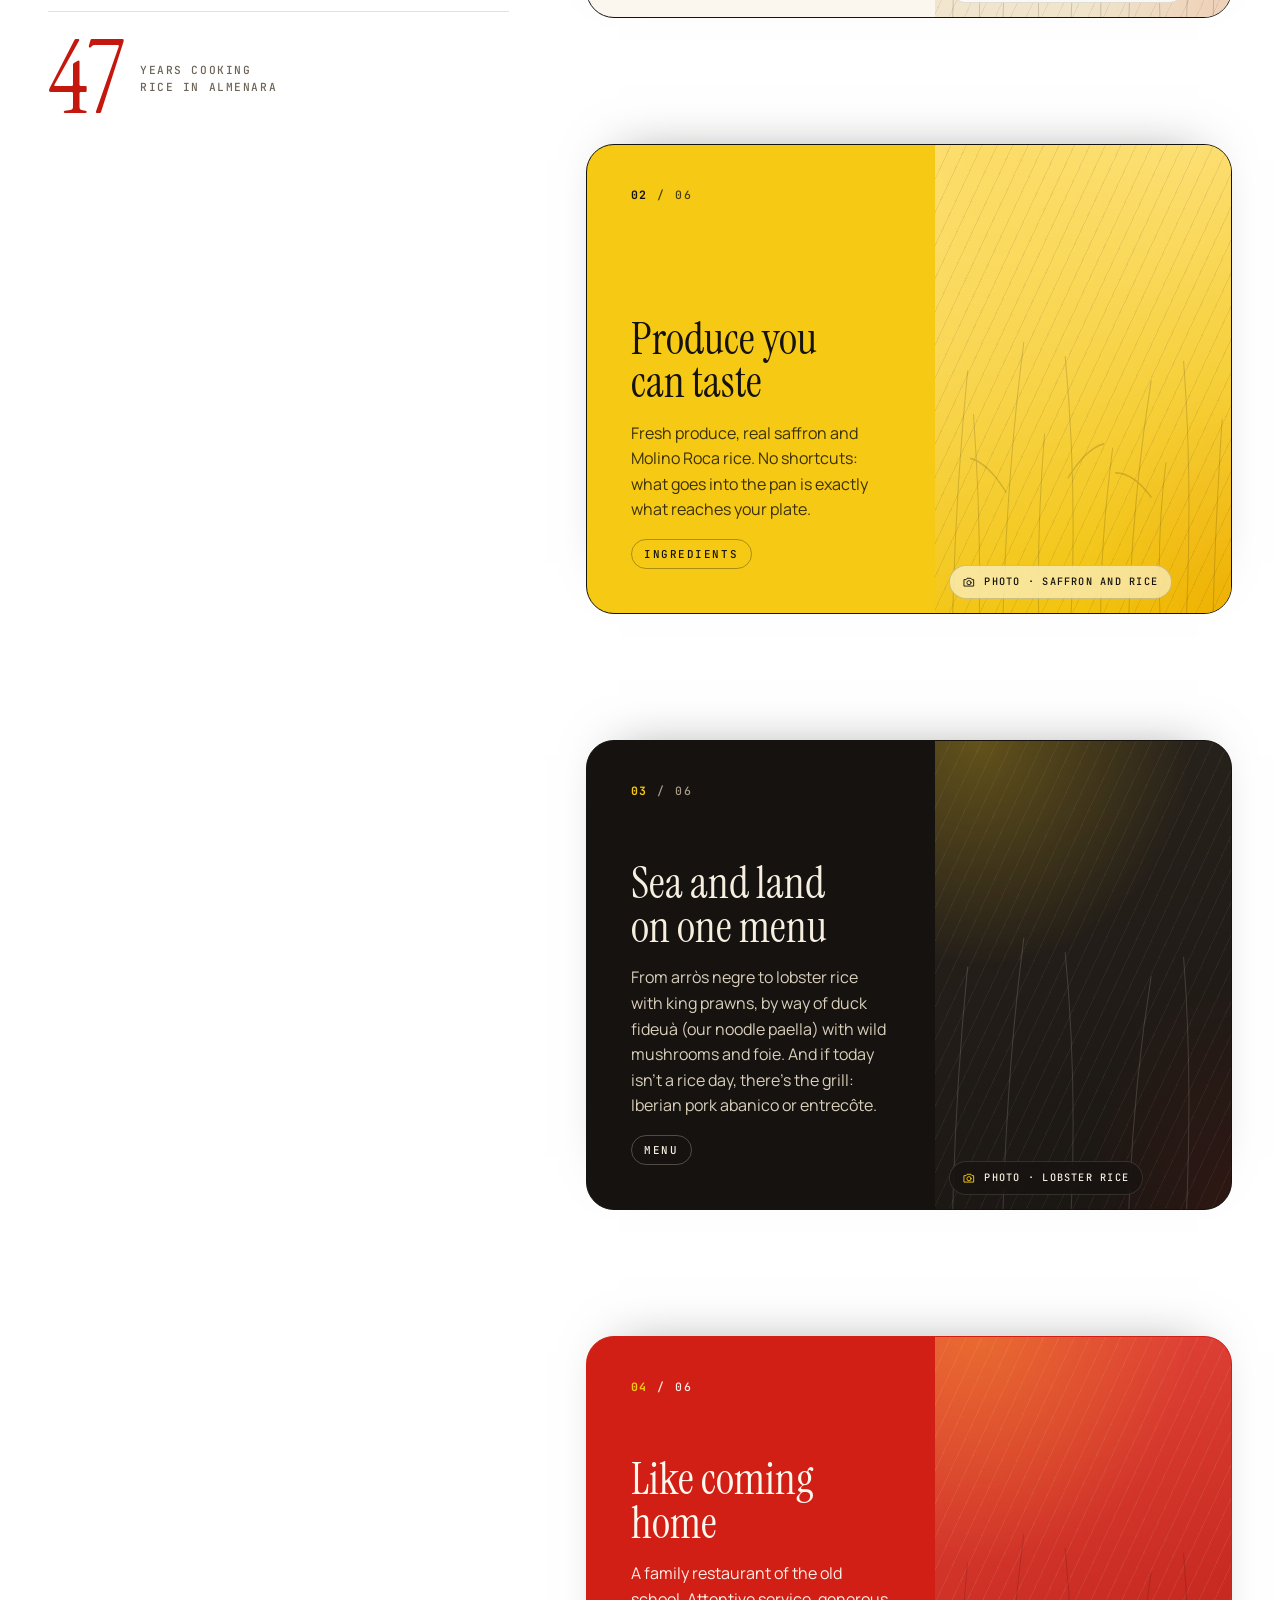
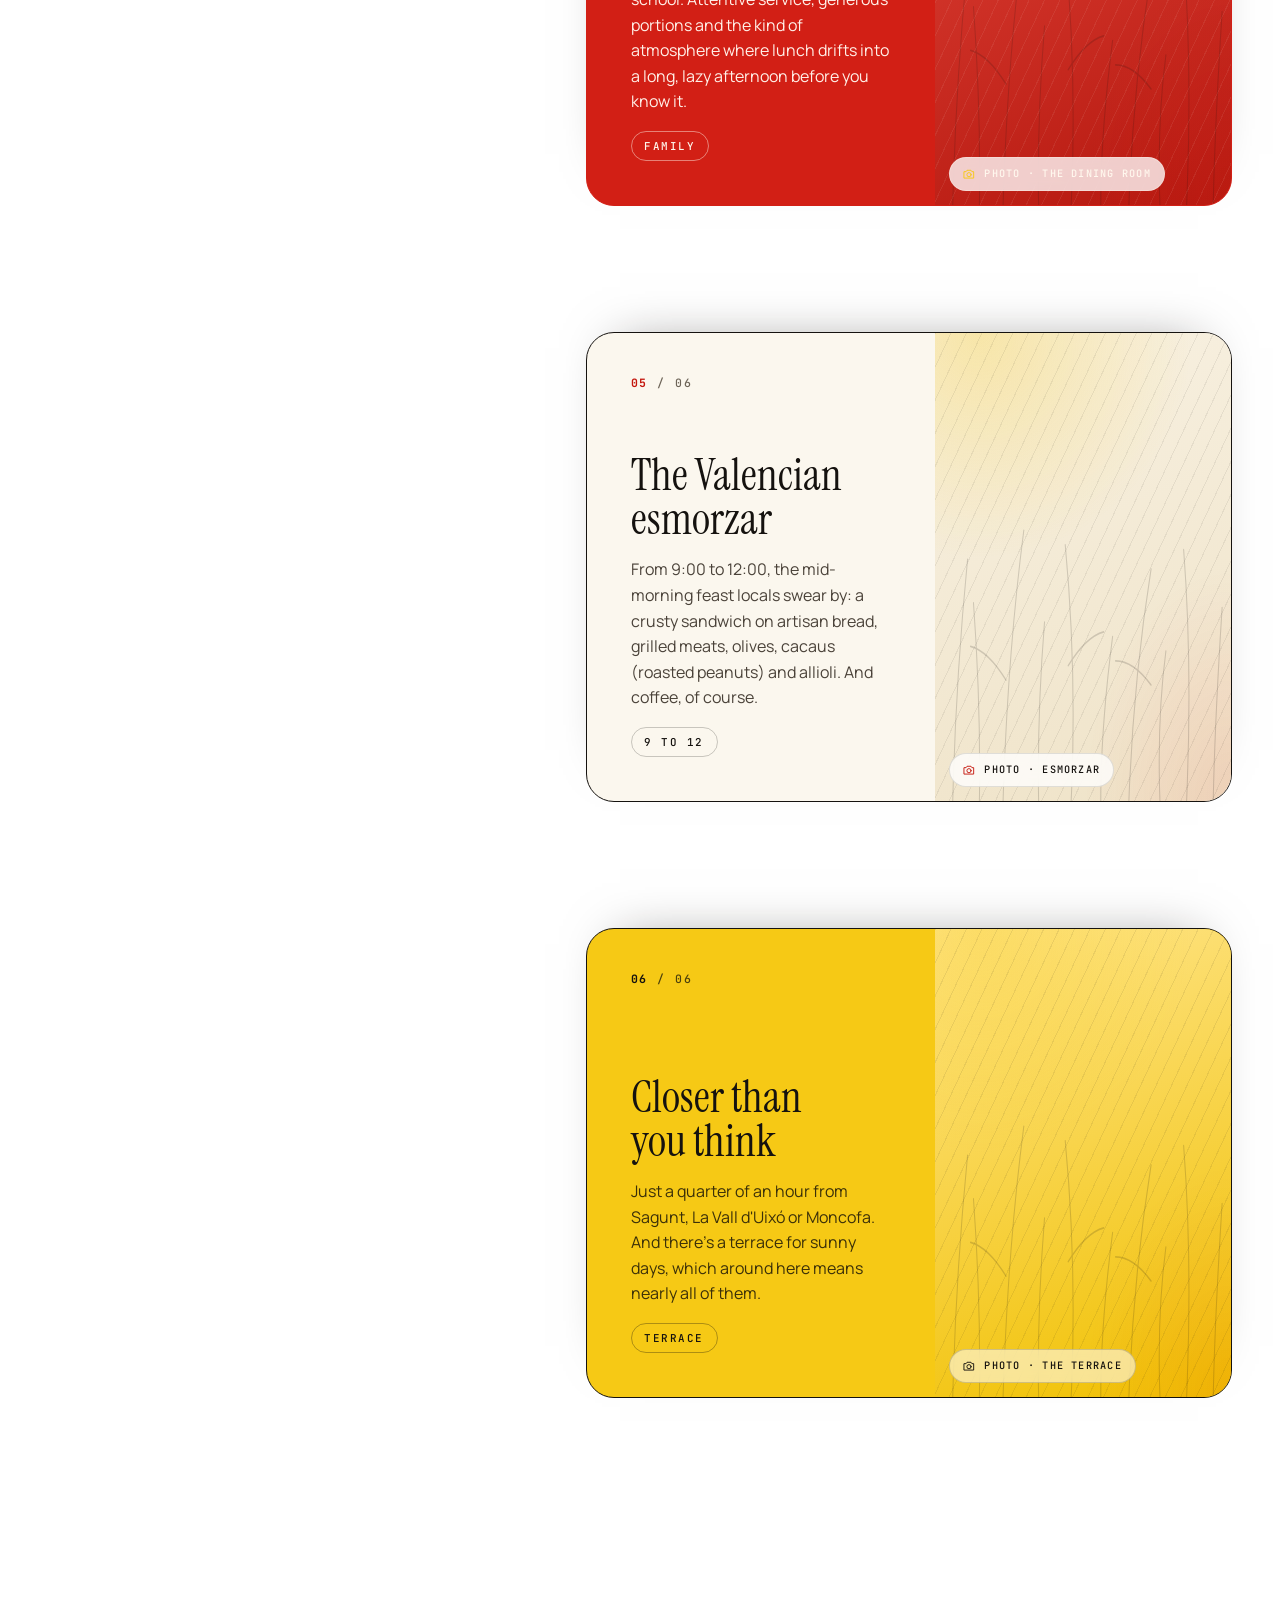
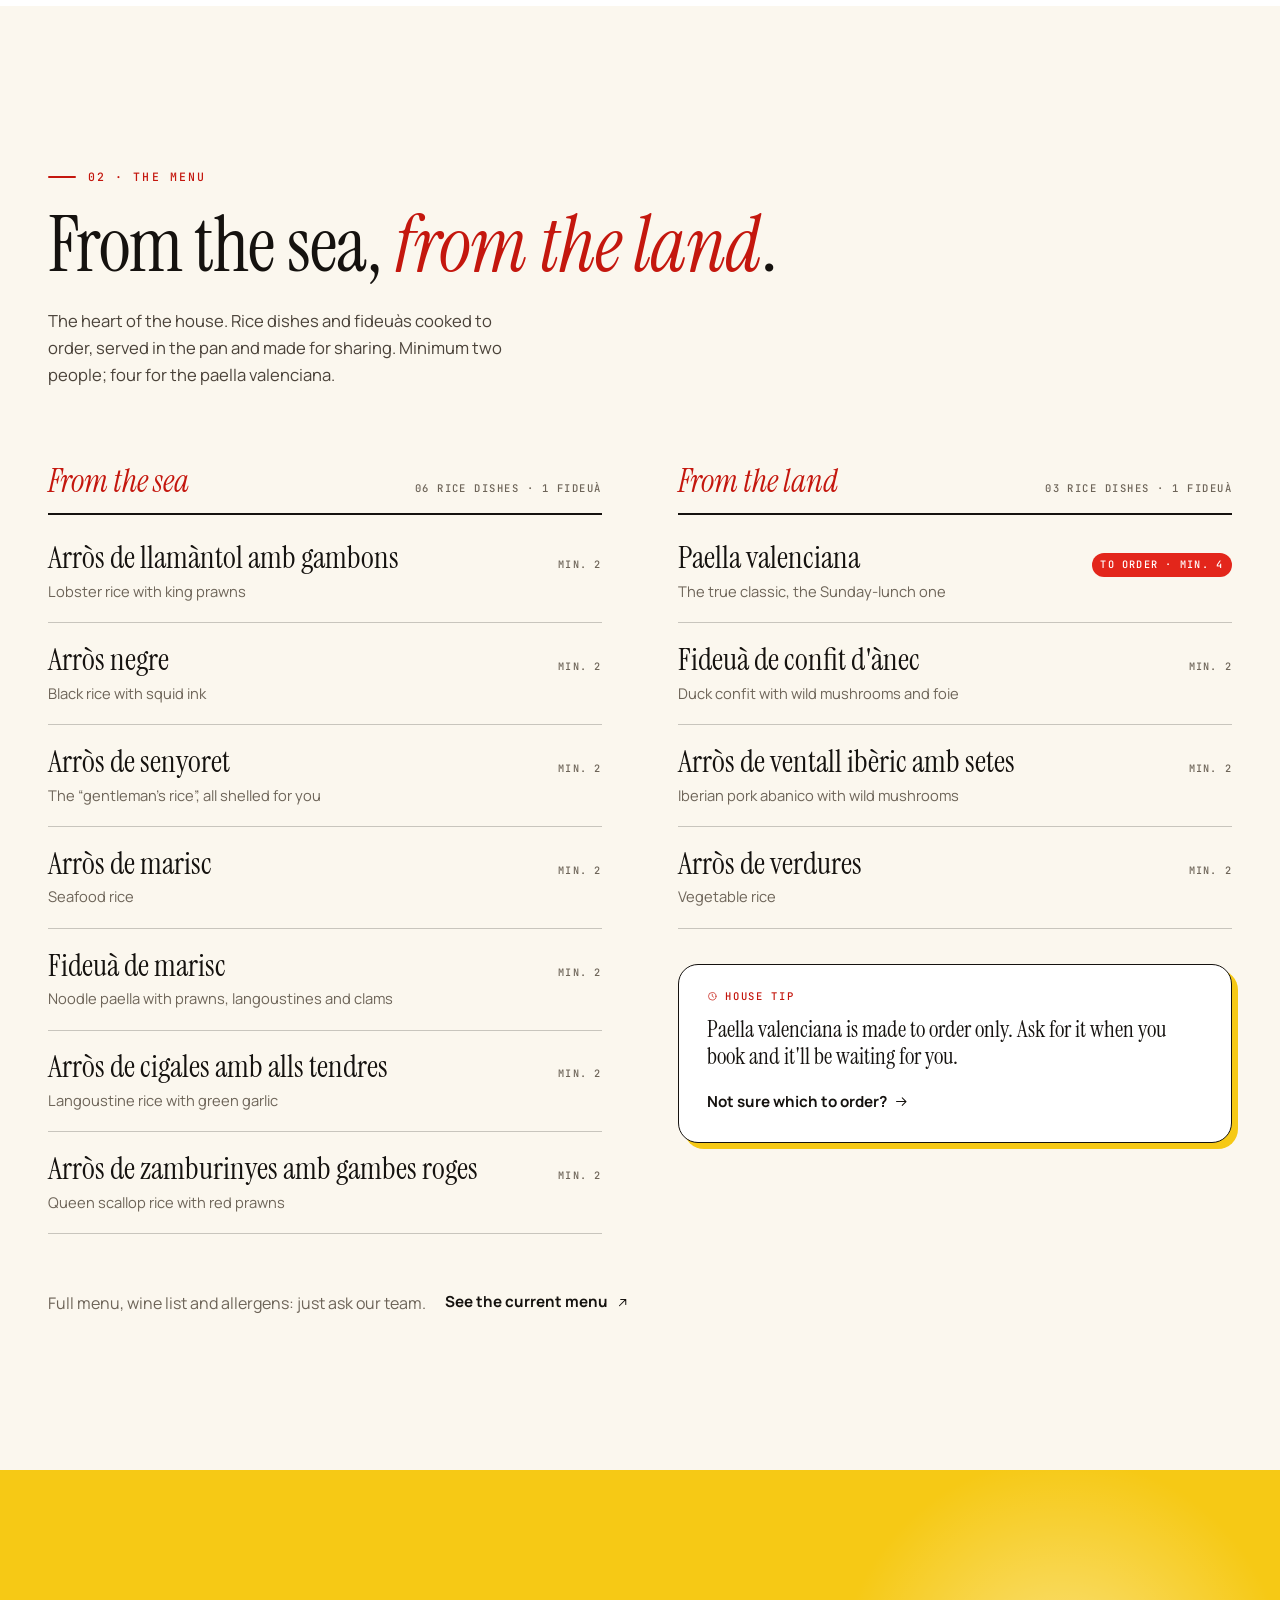
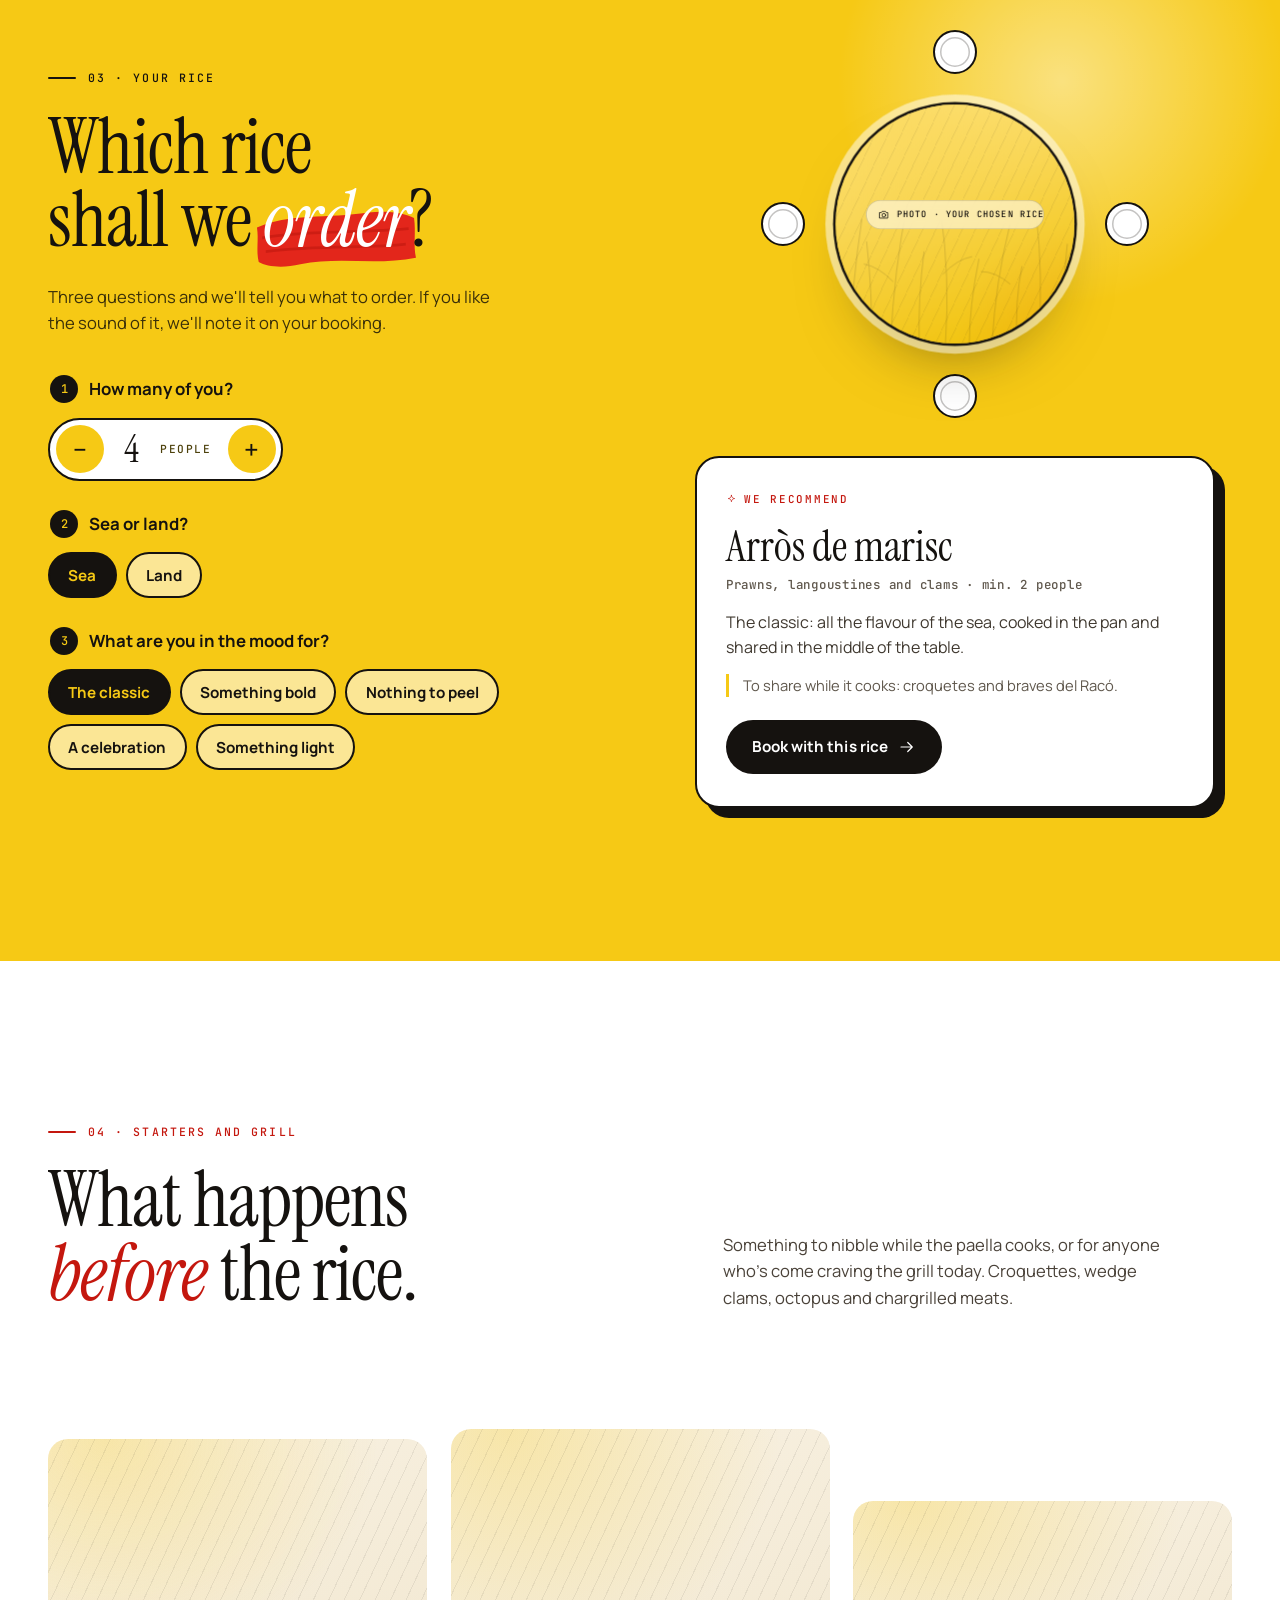
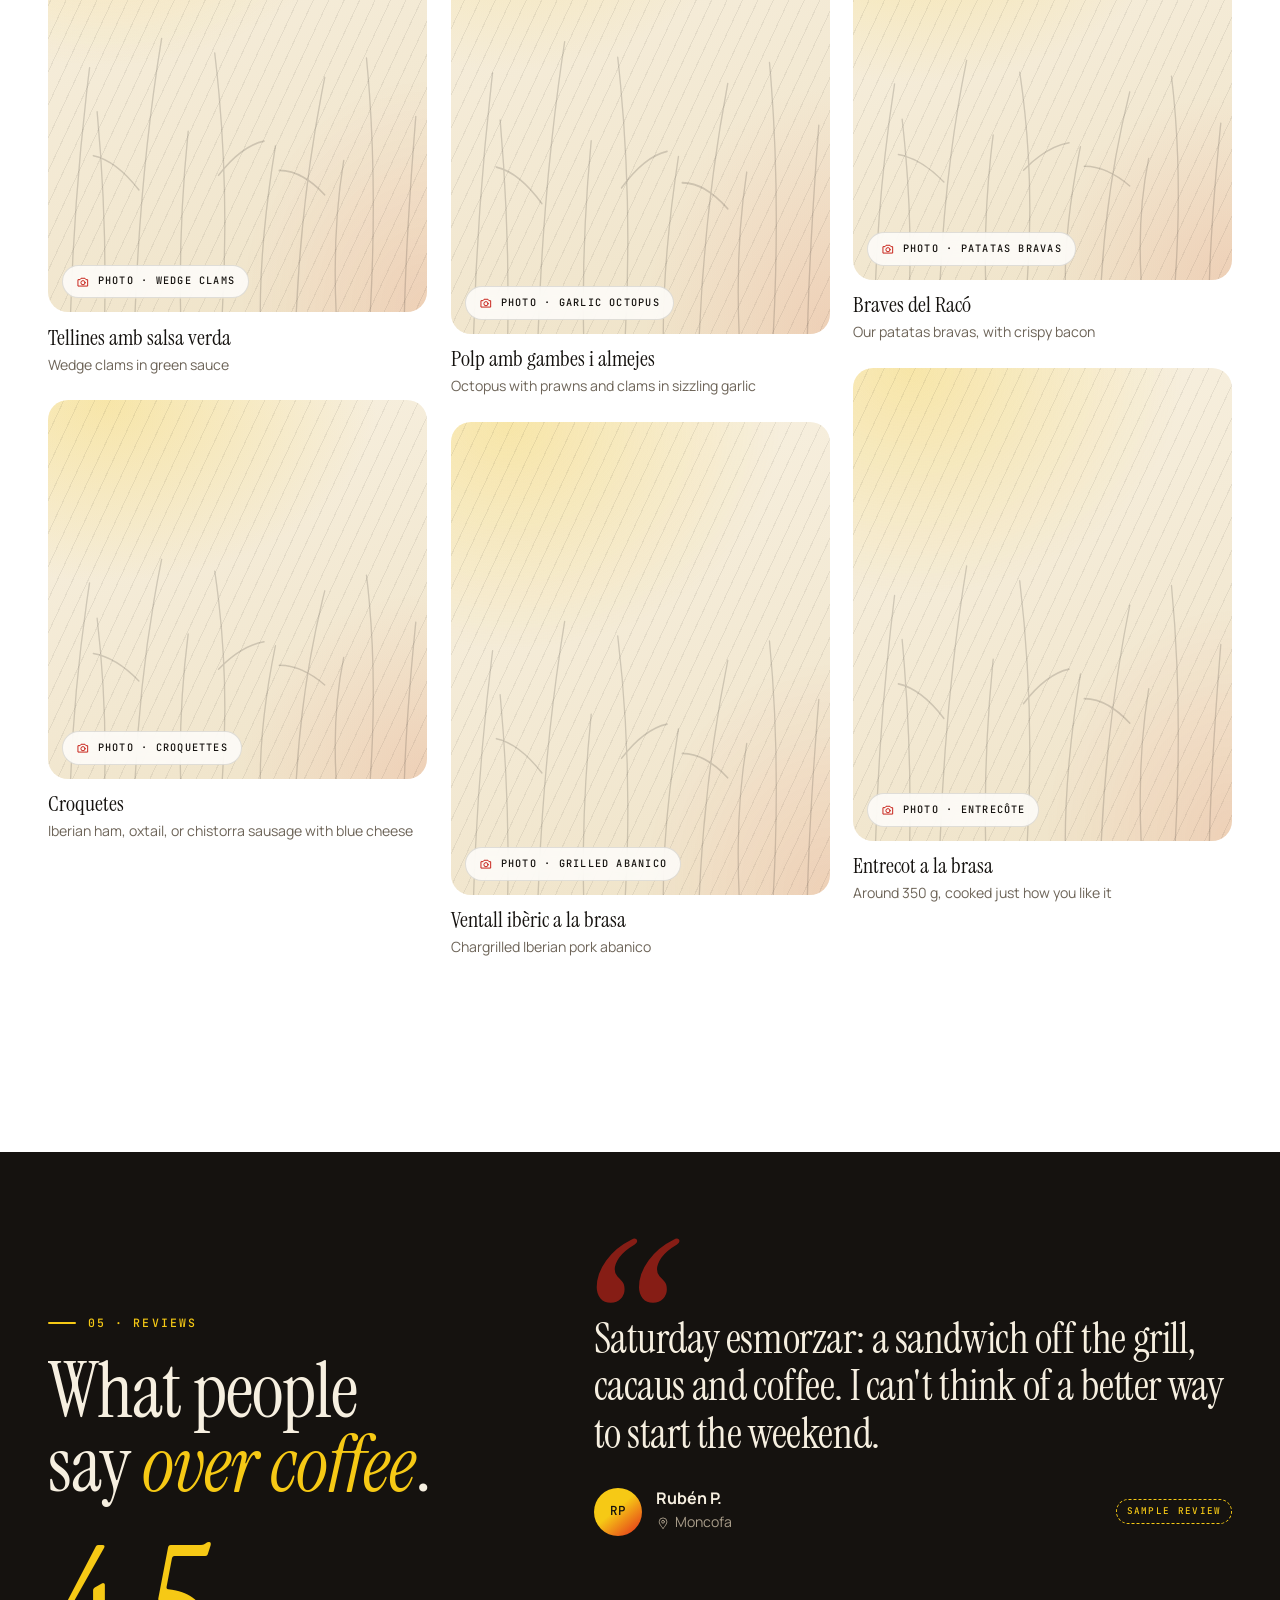
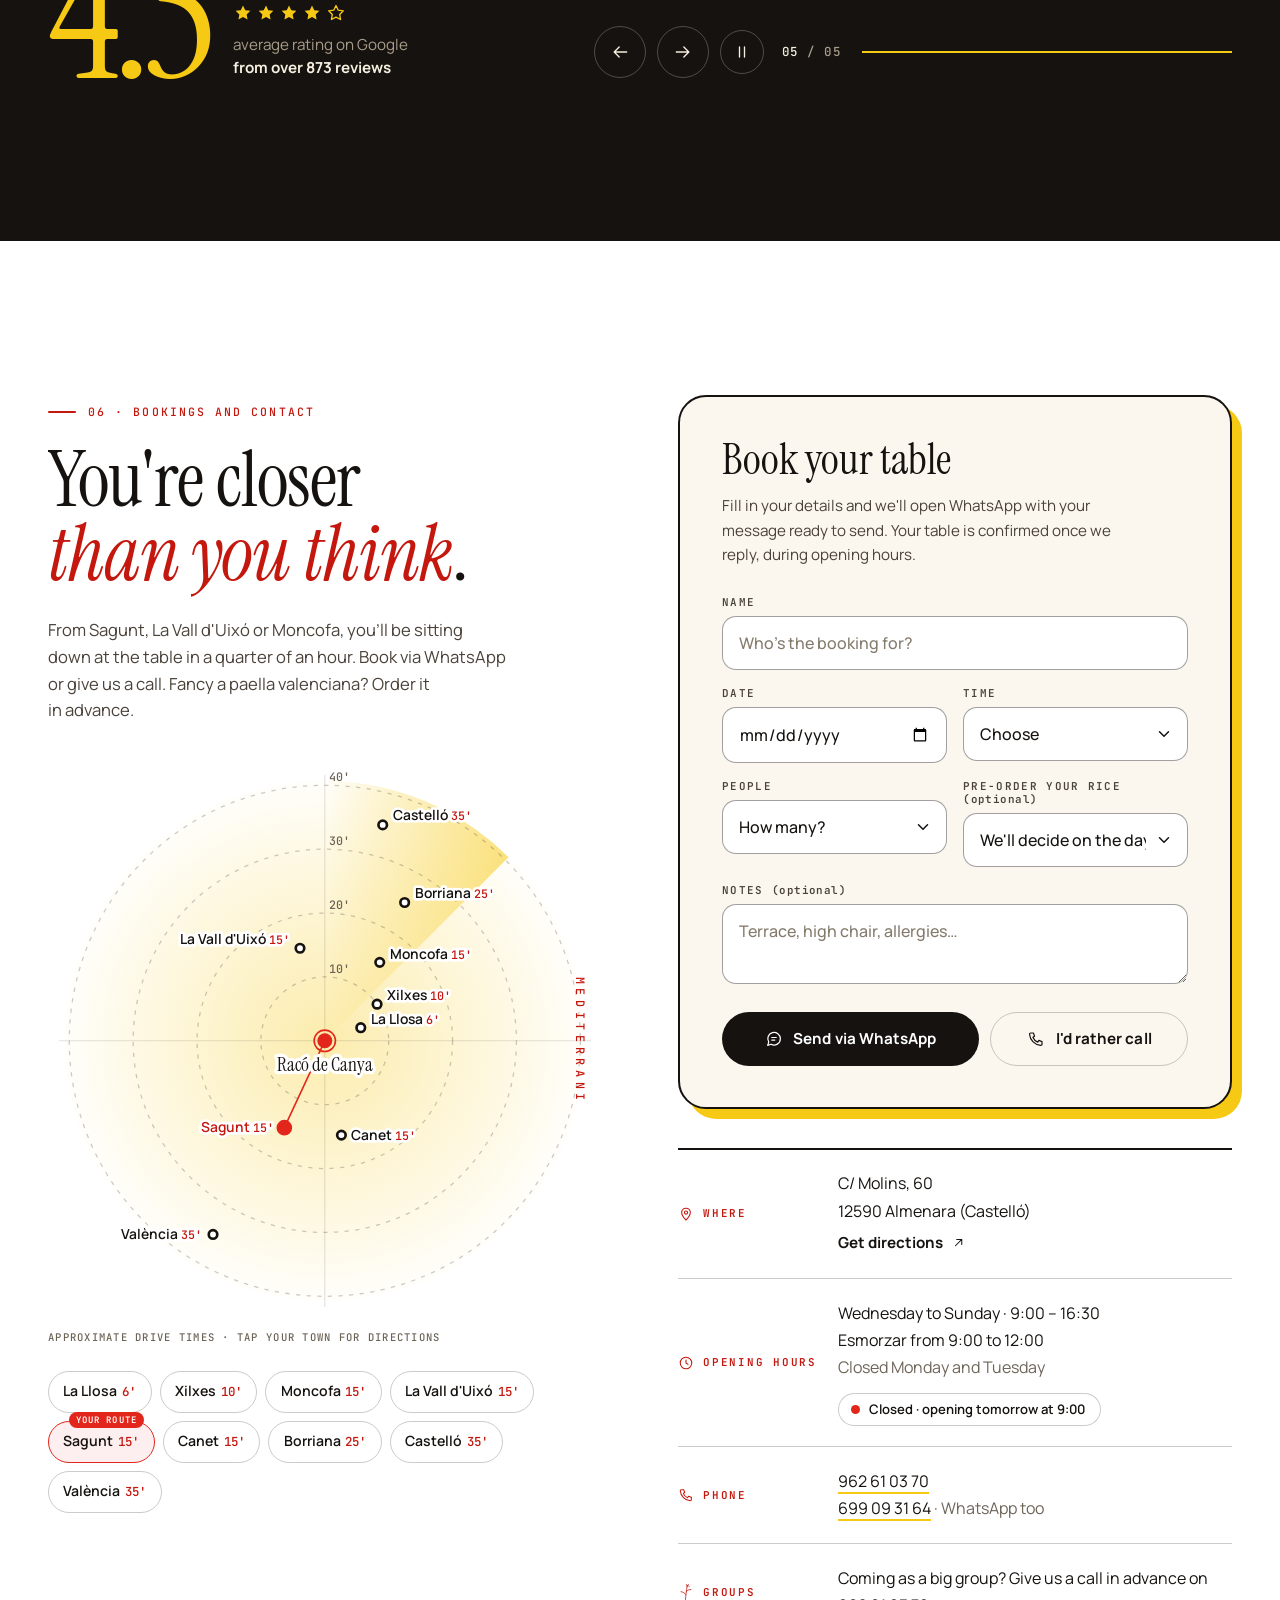
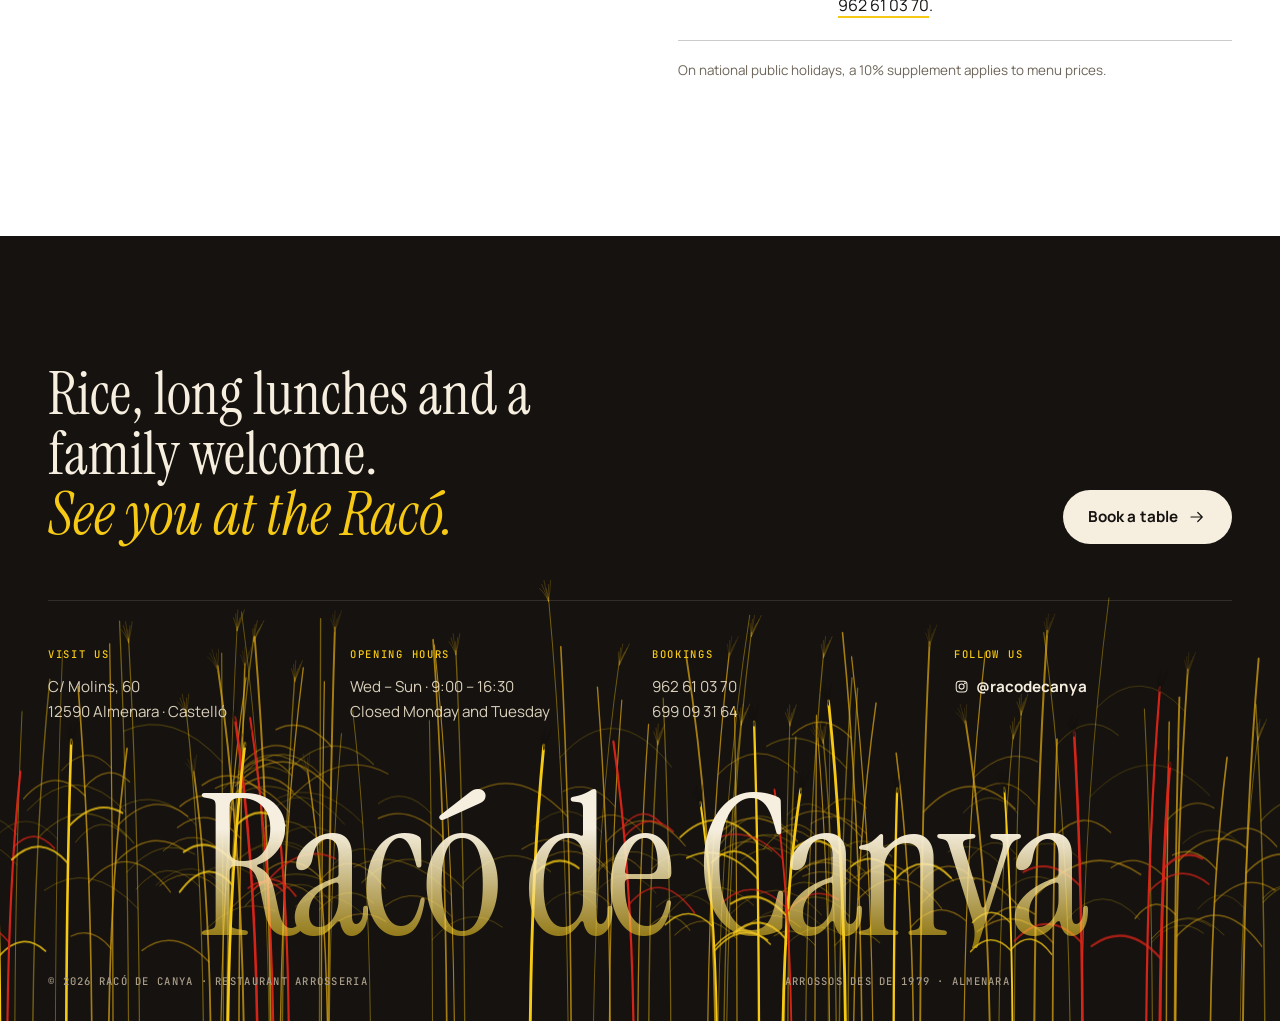
<file: en.html>
<!doctype html>
<html lang="en">
<head>
  <meta charset="utf-8">
  <meta name="viewport" content="width=device-width, initial-scale=1, viewport-fit=cover">
  <title>Racó de Canya · Rice Restaurant in Almenara since 1979</title>
  <meta name="description" content="Family-run rice restaurant in Almenara (Castelló) since 1979. Paella valenciana to order, seafood rice dishes, fideuà and charcoal grill. Book by phone or WhatsApp.">
  <meta name="theme-color" content="#ffffff">
  <link rel="canonical" href="https://racodecanya.es/en.html">
  <link rel="alternate" hreflang="es" href="https://racodecanya.es/">
  <link rel="alternate" hreflang="ca" href="https://racodecanya.es/va.html">
  <link rel="alternate" hreflang="en" href="https://racodecanya.es/en.html">
  <link rel="alternate" hreflang="x-default" href="https://racodecanya.es/">
  <meta property="og:type" content="website">
  <meta property="og:locale" content="en_GB">
  <meta property="og:site_name" content="Racó de Canya">
  <meta property="og:url" content="https://racodecanya.es/en.html">
  <meta property="og:title" content="Racó de Canya · Rice dishes since 1979">
  <meta property="og:description" content="Family-run rice restaurant in Almenara. Paella valenciana, seafood rice dishes and charcoal grill, made with fresh produce, real saffron and Molino Roca rice.">
  <link rel="icon" href="assets/favicon.svg?v=20261006" type="image/svg+xml">

  <link rel="preconnect" href="https://fonts.googleapis.com">
  <link rel="preconnect" href="https://fonts.gstatic.com" crossorigin>
  <link rel="stylesheet" href="https://fonts.googleapis.com/css2?family=Instrument+Serif:ital@0;1&family=JetBrains+Mono:wght@400;500&family=Manrope:wght@300;400;500;600;700;800&display=swap">
  <link rel="stylesheet" href="styles.css?v=20261006">

  <script>document.documentElement.classList.add("js");</script>

  <script type="application/ld+json">
  {
    "@context": "https://schema.org",
    "@type": "Restaurant",
    "name": "Racó de Canya",
    "alternateName": "El Racó de Canya · Restaurant Arrosseria",
    "description": "Family-run rice restaurant in Almenara since 1979.",
    "servesCuisine": ["Arroces", "Valenciana", "Mediterránea"],
    "foundingDate": "1979",
    "acceptsReservations": true,
    "menu": "https://racodecanya.es/#carta",
    "telephone": "+34962610370",
    "address": {
      "@type": "PostalAddress",
      "streetAddress": "C/ Molins, 60",
      "postalCode": "12590",
      "addressLocality": "Almenara",
      "addressRegion": "Castelló",
      "addressCountry": "ES"
    },
    "geo": { "@type": "GeoCoordinates", "latitude": 39.754415, "longitude": -0.227527 },
    "openingHoursSpecification": [{
      "@type": "OpeningHoursSpecification",
      "dayOfWeek": ["Wednesday", "Thursday", "Friday", "Saturday", "Sunday"],
      "opens": "09:00",
      "closes": "16:30"
    }],
    "url": "https://racodecanya.es/"
  }
  </script>
</head>
<body class="is-draft">

  <!-- Icon sprite -->
  <svg width="0" height="0" style="position:absolute" aria-hidden="true" focusable="false">
    <symbol id="i-brush" viewBox="0 0 32 32"><g fill="none" stroke-linecap="round"><path d="M3 26.5C8 20 12 13 17.5 4" stroke="#f6c915" stroke-width="2.8"/><path d="M7.5 30C12.5 22 17 14.5 22.5 5" stroke="#e3261b" stroke-width="3"/><path d="M12.5 30.5C17 23 21 16 26.5 7.5" stroke="#f6c915" stroke-width="2.4"/><path d="M18 30.5C21.5 24.5 25 18.5 29.5 11.5" stroke="#e3261b" stroke-width="2.2"/></g></symbol>
    <symbol id="i-reed" viewBox="0 0 32 32"><path d="M15 31c.6-8 1.4-17 3.4-27"/><path d="M15.6 21c-2.6-3.4-6-5.2-9.6-5.6"/><path d="M16.6 14.6c2.8-2.6 6-3.6 9.4-3.4"/><path d="M18.4 4c-1.4-1-1.8-2.2-1.6-3M18.4 4c.2-1.6 1.2-2.6 2.4-3M18.4 4c1.6-.6 3-.4 4 .4"/></symbol>
    <symbol id="i-cam" viewBox="0 0 24 24"><path d="M4 8h3l1.6-2.4h6.8L17 8h3v11H4z"/><circle cx="12" cy="13.2" r="3.6"/></symbol>
    <symbol id="i-arrow" viewBox="0 0 24 24"><path d="M4 12h15M13 6l6 6-6 6"/></symbol>
    <symbol id="i-out" viewBox="0 0 24 24"><path d="M7 17 17 7M9 7h8v8"/></symbol>
    <symbol id="i-left" viewBox="0 0 24 24"><path d="M20 12H5M11 6l-6 6 6 6"/></symbol>
    <symbol id="i-pin" viewBox="0 0 24 24"><path d="M12 21s-6.5-6.2-6.5-11.2A6.5 6.5 0 0 1 12 3.3a6.5 6.5 0 0 1 6.5 6.5C18.5 14.8 12 21 12 21z"/><circle cx="12" cy="9.8" r="2.4"/></symbol>
    <symbol id="i-phone" viewBox="0 0 24 24"><path d="M5 4h3.5l1.6 4.2-2.2 1.4a11 11 0 0 0 6.5 6.5l1.4-2.2L20 15.5V19a1.6 1.6 0 0 1-1.7 1.6C10.6 20.1 3.9 13.4 3.4 5.7A1.6 1.6 0 0 1 5 4z"/></symbol>
    <symbol id="i-chat" viewBox="0 0 24 24"><path d="M20.5 11.6a8.4 8.4 0 0 1-12.4 7.4L3.5 20.5 5 16.1a8.4 8.4 0 1 1 15.5-4.5z"/><path d="M9 10h6M9 13.4h4"/></symbol>
    <symbol id="i-clock" viewBox="0 0 24 24"><circle cx="12" cy="12" r="8.6"/><path d="M12 7.4V12l3 2"/></symbol>
    <symbol id="i-star" viewBox="0 0 24 24"><path d="m12 3 2.7 5.6 6.1.8-4.4 4.3 1.1 6.1L12 16.9 6.5 19.8l1.1-6.1-4.4-4.3 6.1-.8z"/></symbol>
    <symbol id="i-ig" viewBox="0 0 24 24"><rect x="3.5" y="3.5" width="17" height="17" rx="5"/><circle cx="12" cy="12" r="4"/><circle cx="17.2" cy="6.8" r=".6"/></symbol>
    <symbol id="i-pause" viewBox="0 0 24 24"><path d="M9 6v12M15 6v12"/></symbol>
    <symbol id="i-play" viewBox="0 0 24 24"><path d="M8 5.5v13l10.5-6.5z"/></symbol>
    <symbol id="i-sparkle" viewBox="0 0 24 24"><path d="M12 3c.6 4.4 2.6 6.4 7 7-4.4.6-6.4 2.6-7 7-.6-4.4-2.6-6.4-7-7 4.4-.6 6.4-2.6 7-7z"/></symbol>
  </svg>

  <a class="skip-link" href="#main">Skip to content</a>

  <!-- Splash -->
  <div class="splash" data-splash aria-hidden="true">
    <div class="splash-inner">
      <svg class="splash-mark"><use href="#i-brush"/></svg>
      <p class="splash-name">Racó de Canya</p>
      <p class="splash-since">Arrossos des de 1979</p>
    </div>
  </div>

  <div class="grain" aria-hidden="true"></div>

  <!-- Nav -->
  <header class="nav" data-nav>
    <div class="nav-inner container">
      <a class="brand" href="#top" aria-label="Racó de Canya, home">
        <svg class="brand-mark" aria-hidden="true"><use href="#i-brush"/></svg>
        <span class="brand-name">Racó de Canya</span>
      </a>
      <nav class="nav-links" aria-label="Main">
        <a href="#casa">Our place</a>
        <a href="#carta">Menu</a>
        <a href="#tu-arroz">Your rice</a>
        <a href="#opiniones">Reviews</a>
        <a href="#contacto">Contact</a>
      </nav>
      <div class="nav-actions">
        <nav class="lang-switch" aria-label="Language">
          <a href="va.html" hreflang="ca" lang="ca" data-lang="va" title="Valencià">VA</a>
          <a href="index.html" hreflang="es" lang="es" data-lang="es" title="Castellano">ES</a>
          <a href="en.html" hreflang="en" lang="en" data-lang="en" title="English" aria-current="page">EN</a>
        </nav>
        <a class="nav-phone" href="tel:+34962610370"><svg class="ico" aria-hidden="true"><use href="#i-phone"/></svg><span>962 61 03 70</span></a>
        <a class="btn btn-dark btn-sm" href="#reservar"><span>Book</span></a>
        <button class="nav-toggle" type="button" aria-expanded="false" aria-controls="menu" aria-label="Open menu" data-menu-toggle>
          <span></span><span></span>
        </button>
      </div>
    </div>
  </header>

  <div class="menu" id="menu" aria-hidden="true" inert>
    <nav class="menu-links" aria-label="Mobile menu">
      <a href="#casa"><small>01</small>Our place</a>
      <a href="#carta"><small>02</small>Menu</a>
      <a href="#tu-arroz"><small>03</small>Your rice</a>
      <a href="#opiniones"><small>05</small>Reviews</a>
      <a href="#contacto"><small>06</small>Contact</a>
    </nav>
    <div class="menu-foot">
      <nav class="lang-switch lang-switch--menu" aria-label="Language">
        <a href="va.html" hreflang="ca" lang="ca" data-lang="va">Valencià</a>
        <a href="index.html" hreflang="es" lang="es" data-lang="es">Castellano</a>
        <a href="en.html" hreflang="en" lang="en" data-lang="en" aria-current="page">English</a>
      </nav>
      <a href="tel:+34962610370">962 61 03 70</a>
      <span>Wed – Sun · 9:00 – 16:30</span>
    </div>
  </div>

  <!-- First-visit language chooser (shown by main.js only if no language was chosen yet) -->
  <div class="langgate" data-langgate role="dialog" aria-modal="true" aria-labelledby="langgate-title" hidden>
    <div class="langgate-card">
      <svg class="langgate-mark" aria-hidden="true"><use href="#i-brush"/></svg>
      <p class="langgate-name">Racó de Canya</p>
      <h2 class="langgate-title" id="langgate-title"><span lang="ca">Tria l'idioma</span> · <span lang="es">Elige idioma</span> · <span lang="en">Choose your language</span></h2>
      <div class="langgate-options">
        <a href="va.html" hreflang="ca" lang="ca" data-lang="va"><b>Valencià</b><span>Benvinguts al Racó</span></a>
        <a href="index.html" hreflang="es" lang="es" data-lang="es"><b>Castellano</b><span>Bienvenidos al Racó</span></a>
        <a href="en.html" hreflang="en" lang="en" data-lang="en"><b>English</b><span>Welcome to the Racó</span></a>
      </div>
    </div>
  </div>

  <main id="main">

    <!-- ============ HERO ============ -->
    <section class="hero" id="top" aria-labelledby="hero-title">
      <div class="hero-mesh" aria-hidden="true"></div>
      <canvas class="reeds hero-reeds" data-reeds data-taper-left aria-hidden="true"></canvas>
      <div class="hero-fade" aria-hidden="true"></div>

      <div class="hero-inner container">
        <div class="hero-copy">
          <div class="hero-top hero-anim" style="--hd:.05s">
            <p class="kicker">Restaurant · Arrosseria · Almenara</p>
            <p class="open-pill" data-open-status><span class="open-dot" aria-hidden="true"></span><span data-open-text>Wed – Sun · 9:00 – 16:30</span></p>
          </div>
          <h1 class="hero-title" id="hero-title" data-split="intro">Rice that's <em class="brush">worth</em> the trip.</h1>
          <p class="hero-sub hero-anim" style="--hd:.55s">A family-run corner of Almenara, cooking rice since 1979. Fresh produce, real saffron and Molino Roca rice, served in the paella pan and made for sharing.</p>
          <div class="hero-actions hero-anim" style="--hd:.7s">
            <a class="btn btn-dark" href="#reservar"><span>Book a table</span><svg class="ico" aria-hidden="true"><use href="#i-arrow"/></svg></a>
            <a class="btn btn-ghost" href="#tu-arroz"><svg class="ico" aria-hidden="true"><use href="#i-sparkle"/></svg><span>Which rice shall we order?</span></a>
          </div>
          <p class="hero-drive hero-anim" style="--hd:.8s" data-drive>
            <label class="sr-only" for="origin">Where are you coming from?</label>
            <span>From</span>
            <span class="select-wrap">
              <select id="origin" data-origin>
                <option value="Almenara" data-min="0">Almenara</option>
                <option value="La Llosa" data-min="6">La Llosa</option>
                <option value="Xilxes" data-min="10">Xilxes</option>
                <option value="Moncofa" data-min="15">Moncofa</option>
                <option value="La Vall d'Uixó" data-min="15">La Vall d'Uixó</option>
                <option value="Sagunt" data-min="15" selected>Sagunt</option>
                <option value="Canet d'en Berenguer" data-min="15">Canet d'en Berenguer</option>
                <option value="Borriana" data-min="25">Borriana</option>
                <option value="Castelló de la Plana" data-min="35">Castelló</option>
                <option value="València" data-min="35">València</option>
              </select>
            </span>
            <span data-drive-text>you're about <b>15</b> min away by car.</span>
            <a class="link-arrow" data-drive-link href="https://www.google.com/maps/dir/?api=1&amp;origin=Sagunt%2C%20Espa%C3%B1a&amp;destination=Rac%C3%B3%20de%20Canya%2C%20C%2F%20Molins%2060%2C%20Almenara&amp;travelmode=driving" target="_blank" rel="noopener">Get directions <svg class="ico" aria-hidden="true"><use href="#i-out"/></svg></a>
          </p>
        </div>

        <div class="hero-visual">
          <div class="paella">
            <svg class="paella-ring" viewBox="0 0 400 400" aria-hidden="true">
              <defs><path id="ring-path" d="M200,200 m-186,0 a186,186 0 1,1 372,0 a186,186 0 1,1 -372,0"/></defs>
              <text><textPath href="#ring-path" textLength="1160" lengthAdjust="spacing">Arrossos des de 1979 · Racó de Canya · Almenara · Paella valenciana ·</textPath></text>
            </svg>
            <div class="paella-disc" data-paella-disc>
              <figure class="ph ph-round" style="--ar:1/1" data-img="assets/img/hero-paella.webp">
                <span class="ph-tag"><svg class="ico" aria-hidden="true"><use href="#i-cam"/></svg>Photo · Paella from above</span>
              </figure>
            </div>
            <p class="paella-badge"><span class="dot" aria-hidden="true"></span>Paella valenciana<small>to order · min. 4 people</small></p>
            <p class="paella-stamp" aria-hidden="true"><span>Des de</span><b>1979</b></p>
          </div>
        </div>
      </div>

      <a class="scroll-cue" href="#casa"><span>Scroll</span><i aria-hidden="true"></i></a>
    </section>

    <!-- ============ MARQUEE ============ -->
    <div class="marquee is-yellow" aria-hidden="true">
      <div class="marquee-track">
        <span>Arròs negre</span><svg><use href="#i-brush"/></svg>
        <span class="outline">Arròs de senyoret</span><svg><use href="#i-brush"/></svg>
        <span>Paella valenciana</span><svg><use href="#i-brush"/></svg>
        <span class="outline">Fideuà de marisc</span><svg><use href="#i-brush"/></svg>
        <span>Arròs de llamàntol</span><svg><use href="#i-brush"/></svg>
        <span class="outline">Tellines amb salsa verda</span><svg><use href="#i-brush"/></svg>
        <span>Esmorzars</span><svg><use href="#i-brush"/></svg>
        <span>Arròs negre</span><svg><use href="#i-brush"/></svg>
        <span class="outline">Arròs de senyoret</span><svg><use href="#i-brush"/></svg>
        <span>Paella valenciana</span><svg><use href="#i-brush"/></svg>
        <span class="outline">Fideuà de marisc</span><svg><use href="#i-brush"/></svg>
        <span>Arròs de llamàntol</span><svg><use href="#i-brush"/></svg>
        <span class="outline">Tellines amb salsa verda</span><svg><use href="#i-brush"/></svg>
        <span>Esmorzars</span><svg><use href="#i-brush"/></svg>
      </div>
    </div>

    <!-- ============ VENTAJAS ============ -->
    <section class="section reasons" id="casa" aria-labelledby="casa-title">
      <div class="container reasons-grid">
        <header class="reasons-head">
          <p class="kicker reveal">01 · Our place</p>
          <h2 id="casa-title" data-split>Six reasons to <em class="brush">hit the road</em>.</h2>
          <p class="lead reveal" style="--rd:.15s">Some restaurants you go to because they're close by. Others you keep coming back to. Since 1979, the Racó has been the second kind, for Almenara locals and for everyone who drives in from further afield.</p>
          <div class="reasons-cta reveal" style="--rd:.25s">
            <a class="btn btn-ghost" href="#reservar"><span>Book a table</span><svg class="ico" aria-hidden="true"><use href="#i-arrow"/></svg></a>
          </div>
          <p class="years reveal" style="--rd:.3s"><span data-since="1979">47</span><small>years cooking<br>rice in Almenara</small></p>
        </header>

        <ol class="stack" data-stack>
          <li class="stack-card" style="--i:0">
            <article class="stack-inner">
              <div class="stack-text">
                <p class="stack-num"><span>01</span> / 06</p>
                <h3>Rice since 1979</h3>
                <p>Cooking rice in Almenara since 1979. Craft like this can't be improvised: it's practised, paella after paella, until getting it just right becomes second nature.</p>
                <span class="chip">Craft</span>
              </div>
              <figure class="ph" data-img="assets/img/casa-fuego.webp">
                <span class="ph-tag"><svg class="ico" aria-hidden="true"><use href="#i-cam"/></svg>Photo · Paella on the fire</span>
              </figure>
            </article>
          </li>
          <li class="stack-card is-yellow" style="--i:1">
            <article class="stack-inner">
              <div class="stack-text">
                <p class="stack-num"><span>02</span> / 06</p>
                <h3>Produce you can taste</h3>
                <p>Fresh produce, real saffron and Molino Roca rice. No shortcuts: what goes into the pan is exactly what reaches your plate.</p>
                <span class="chip">Ingredients</span>
              </div>
              <figure class="ph" data-img="assets/img/casa-producto.webp">
                <span class="ph-tag"><svg class="ico" aria-hidden="true"><use href="#i-cam"/></svg>Photo · Saffron and rice</span>
              </figure>
            </article>
          </li>
          <li class="stack-card is-dark" style="--i:2">
            <article class="stack-inner">
              <div class="stack-text">
                <p class="stack-num"><span>03</span> / 06</p>
                <h3>Sea and land on one menu</h3>
                <p>From arròs negre to lobster rice with king prawns, by way of duck fideuà (our noodle paella) with wild mushrooms and foie. And if today isn't a rice day, there's the grill: Iberian pork abanico or entrecôte.</p>
                <span class="chip">Menu</span>
              </div>
              <figure class="ph" data-img="assets/img/casa-llamantol.webp">
                <span class="ph-tag"><svg class="ico" aria-hidden="true"><use href="#i-cam"/></svg>Photo · Lobster rice</span>
              </figure>
            </article>
          </li>
          <li class="stack-card is-red" style="--i:3">
            <article class="stack-inner">
              <div class="stack-text">
                <p class="stack-num"><span>04</span> / 06</p>
                <h3>Like coming home</h3>
                <p>A family restaurant of the old school. Attentive service, generous portions and the kind of atmosphere where lunch drifts into a long, lazy afternoon before you know it.</p>
                <span class="chip">Family</span>
              </div>
              <figure class="ph" data-img="assets/img/casa-comedor.webp">
                <span class="ph-tag"><svg class="ico" aria-hidden="true"><use href="#i-cam"/></svg>Photo · The dining room</span>
              </figure>
            </article>
          </li>
          <li class="stack-card" style="--i:4">
            <article class="stack-inner">
              <div class="stack-text">
                <p class="stack-num"><span>05</span> / 06</p>
                <h3>The Valencian esmorzar</h3>
                <p>From 9:00 to 12:00, the mid-morning feast locals swear by: a crusty sandwich on artisan bread, grilled meats, olives, cacaus (roasted peanuts) and allioli. And coffee, of course.</p>
                <span class="chip">9 to 12</span>
              </div>
              <figure class="ph" data-img="assets/img/casa-esmorzar.webp">
                <span class="ph-tag"><svg class="ico" aria-hidden="true"><use href="#i-cam"/></svg>Photo · Esmorzar</span>
              </figure>
            </article>
          </li>
          <li class="stack-card is-yellow" style="--i:5">
            <article class="stack-inner">
              <div class="stack-text">
                <p class="stack-num"><span>06</span> / 06</p>
                <h3>Closer than you think</h3>
                <p>Just a quarter of an hour from Sagunt, La Vall d'Uixó or Moncofa. And there's a terrace for sunny days, which around here means nearly all of them.</p>
                <span class="chip">Terrace</span>
              </div>
              <figure class="ph" data-img="assets/img/casa-terraza.webp">
                <span class="ph-tag"><svg class="ico" aria-hidden="true"><use href="#i-cam"/></svg>Photo · The terrace</span>
              </figure>
            </article>
          </li>
        </ol>
      </div>
    </section>

    <!-- ============ CARTA ============ -->
    <section class="section carta" id="carta" aria-labelledby="carta-title" data-carta>
      <div class="container">
        <header class="section-head">
          <p class="kicker reveal">02 · The menu</p>
          <h2 id="carta-title" data-split>From the sea, <em>from the land</em>.</h2>
          <p class="lead reveal" style="--rd:.15s">The heart of the house. Rice dishes and fideuàs cooked to order, served in the pan and made for sharing. Minimum two people; four for the paella valenciana.</p>
        </header>

        <div class="carta-cols">
          <div class="carta-col reveal">
            <h3 class="carta-col-title"><span>From the sea</span><small>06 rice dishes · 1 fideuà</small></h3>
            <ul class="dishes">
              <li class="dish" data-dish="llamantol"><span class="dish-name">Arròs de llamàntol amb gambons<span class="dish-es">Lobster rice with king prawns</span></span><span class="dish-tag">Min. 2</span></li>
              <li class="dish" data-dish="negre"><span class="dish-name">Arròs negre<span class="dish-es">Black rice with squid ink</span></span><span class="dish-tag">Min. 2</span></li>
              <li class="dish" data-dish="senyoret"><span class="dish-name">Arròs de senyoret<span class="dish-es">The “gentleman’s rice”, all shelled for you</span></span><span class="dish-tag">Min. 2</span></li>
              <li class="dish" data-dish="marisc"><span class="dish-name">Arròs de marisc<span class="dish-es">Seafood rice</span></span><span class="dish-tag">Min. 2</span></li>
              <li class="dish" data-dish="fideua"><span class="dish-name">Fideuà de marisc<span class="dish-es">Noodle paella with prawns, langoustines and clams</span></span><span class="dish-tag">Min. 2</span></li>
              <li class="dish" data-dish="cigales"><span class="dish-name">Arròs de cigales amb alls tendres<span class="dish-es">Langoustine rice with green garlic</span></span><span class="dish-tag">Min. 2</span></li>
              <li class="dish" data-dish="zamburinyes"><span class="dish-name">Arròs de zamburinyes amb gambes roges<span class="dish-es">Queen scallop rice with red prawns</span></span><span class="dish-tag">Min. 2</span></li>
            </ul>
          </div>

          <div class="carta-col reveal" style="--rd:.12s">
            <h3 class="carta-col-title"><span>From the land</span><small>03 rice dishes · 1 fideuà</small></h3>
            <ul class="dishes">
              <li class="dish" data-dish="valenciana"><span class="dish-name">Paella valenciana<span class="dish-es">The true classic, the Sunday-lunch one</span></span><span class="dish-tag dish-tag--red">To order · Min. 4</span></li>
              <li class="dish" data-dish="anec"><span class="dish-name">Fideuà de confit d'ànec<span class="dish-es">Duck confit with wild mushrooms and foie</span></span><span class="dish-tag">Min. 2</span></li>
              <li class="dish" data-dish="ventall"><span class="dish-name">Arròs de ventall ibèric amb setes<span class="dish-es">Iberian pork abanico with wild mushrooms</span></span><span class="dish-tag">Min. 2</span></li>
              <li class="dish" data-dish="verdures"><span class="dish-name">Arròs de verdures<span class="dish-es">Vegetable rice</span></span><span class="dish-tag">Min. 2</span></li>
            </ul>

            <aside class="encargo">
              <p class="encargo-kicker"><svg class="ico" aria-hidden="true"><use href="#i-clock"/></svg>House tip</p>
              <p class="encargo-text">Paella valenciana is made to order only. Ask for it when you book and it'll be waiting for you.</p>
              <a class="link-arrow" href="#tu-arroz">Not sure which to order? <svg class="ico" aria-hidden="true"><use href="#i-arrow"/></svg></a>
            </aside>
          </div>
        </div>

        <p class="carta-note reveal">Full menu, wine list and allergens: just ask our team. <a class="link-arrow" href="https://racodecanya.es/la-carta" target="_blank" rel="noopener">See the current menu <svg class="ico" aria-hidden="true"><use href="#i-out"/></svg></a></p>
      </div>

      <!-- Floating preview (desktop hover) -->
      <div class="carta-preview" data-carta-preview aria-hidden="true">
        <div class="carta-preview-inner">
          <figure class="ph" data-preview="llamantol" data-img="assets/img/arros-llamantol.webp"><span class="ph-tag"><svg class="ico"><use href="#i-cam"/></svg>Arròs de llamàntol</span></figure>
          <figure class="ph" data-preview="negre" data-img="assets/img/arros-negre.webp"><span class="ph-tag"><svg class="ico"><use href="#i-cam"/></svg>Arròs negre</span></figure>
          <figure class="ph" data-preview="senyoret" data-img="assets/img/arros-senyoret.webp"><span class="ph-tag"><svg class="ico"><use href="#i-cam"/></svg>Arròs de senyoret</span></figure>
          <figure class="ph" data-preview="marisc" data-img="assets/img/arros-marisc.webp"><span class="ph-tag"><svg class="ico"><use href="#i-cam"/></svg>Arròs de marisc</span></figure>
          <figure class="ph" data-preview="fideua" data-img="assets/img/fideua-marisc.webp"><span class="ph-tag"><svg class="ico"><use href="#i-cam"/></svg>Fideuà de marisc</span></figure>
          <figure class="ph" data-preview="cigales" data-img="assets/img/arros-cigales.webp"><span class="ph-tag"><svg class="ico"><use href="#i-cam"/></svg>Arròs de cigales</span></figure>
          <figure class="ph" data-preview="zamburinyes" data-img="assets/img/arros-zamburinyes.webp"><span class="ph-tag"><svg class="ico"><use href="#i-cam"/></svg>Zamburinyes amb gambes roges</span></figure>
          <figure class="ph" data-preview="valenciana" data-img="assets/img/paella-valenciana.webp"><span class="ph-tag"><svg class="ico"><use href="#i-cam"/></svg>Paella valenciana</span></figure>
          <figure class="ph" data-preview="anec" data-img="assets/img/fideua-anec.webp"><span class="ph-tag"><svg class="ico"><use href="#i-cam"/></svg>Fideuà d'ànec</span></figure>
          <figure class="ph" data-preview="ventall" data-img="assets/img/arros-ventall.webp"><span class="ph-tag"><svg class="ico"><use href="#i-cam"/></svg>Arròs de ventall ibèric</span></figure>
          <figure class="ph" data-preview="verdures" data-img="assets/img/arros-verdures.webp"><span class="ph-tag"><svg class="ico"><use href="#i-cam"/></svg>Arròs de verdures</span></figure>
        </div>
      </div>
    </section>

    <!-- ============ TU ARROZ (interactive picker) ============ -->
    <section class="section picker is-yellow" id="tu-arroz" aria-labelledby="picker-title">
      <div class="container picker-grid">
        <div class="picker-side">
          <p class="kicker reveal">03 · Your rice</p>
          <h2 id="picker-title" data-split>Which rice shall we <em class="brush brush--red">order</em>?</h2>
          <p class="lead reveal" style="--rd:.15s">Three questions and we'll tell you what to order. If you like the sound of it, we'll note it on your booking.</p>

          <form class="picker-form reveal" style="--rd:.2s" data-picker>
            <fieldset class="pick">
              <legend><span class="pick-n">1</span>How many of you?</legend>
              <div class="stepper">
                <button type="button" data-step="-1" aria-label="Remove one person">−</button>
                <output data-people aria-live="polite">4</output>
                <span class="stepper-unit">people</span>
                <button type="button" data-step="1" aria-label="Add one person">+</button>
              </div>
            </fieldset>
            <fieldset class="pick">
              <legend><span class="pick-n">2</span>Sea or land?</legend>
              <div class="chips">
                <label class="chip-opt"><input type="radio" name="side" value="mar" checked><span>Sea</span></label>
                <label class="chip-opt"><input type="radio" name="side" value="muntanya"><span>Land</span></label>
              </div>
            </fieldset>
            <fieldset class="pick">
              <legend><span class="pick-n">3</span>What are you in the mood for?</legend>
              <div class="chips">
                <label class="chip-opt"><input type="radio" name="mood" value="clasico" checked><span>The classic</span></label>
                <label class="chip-opt"><input type="radio" name="mood" value="intenso"><span>Something bold</span></label>
                <label class="chip-opt"><input type="radio" name="mood" value="facil"><span>Nothing to peel</span></label>
                <label class="chip-opt"><input type="radio" name="mood" value="fiesta"><span>A celebration</span></label>
                <label class="chip-opt"><input type="radio" name="mood" value="ligero"><span>Something light</span></label>
              </div>
            </fieldset>
          </form>
        </div>

        <div class="picker-result reveal" style="--rd:.15s">
          <div class="pan" data-pan aria-hidden="true">
            <div class="pan-plates" data-plates></div>
            <div class="pan-disc">
              <figure class="ph ph-round" style="--ar:1/1" data-img="assets/img/tu-arroz.webp"><span class="ph-tag"><svg class="ico"><use href="#i-cam"/></svg>Photo · Your chosen rice</span></figure>
            </div>
          </div>
          <div class="result-card" data-pick-card aria-live="polite">
            <p class="result-kicker"><svg class="ico" aria-hidden="true"><use href="#i-sparkle"/></svg>We recommend</p>
            <h3 class="result-name" data-pick-name>Arròs de marisc</h3>
            <p class="result-es" data-pick-es>Prawns, langoustines and clams · min. 2 people</p>
            <p class="result-why" data-pick-why>The classic: all the flavour of the sea, cooked in the pan and shared in the middle of the table.</p>
            <p class="result-extra" data-pick-extra>To share while it cooks: croquetes and braves del Racó.</p>
            <a class="btn btn-dark" href="#reservar" data-pick-book><span>Book with this rice</span><svg class="ico" aria-hidden="true"><use href="#i-arrow"/></svg></a>
          </div>
        </div>
      </div>
    </section>

    <!-- ============ PARA PICAR / BRASA ============ -->
    <section class="section mesa" id="mesa" aria-labelledby="mesa-title">
      <div class="container">
        <header class="section-head section-head--split">
          <div>
            <p class="kicker reveal">04 · Starters and grill</p>
            <h2 id="mesa-title" data-split>What happens <em>before</em> the rice.</h2>
          </div>
          <p class="lead reveal" style="--rd:.15s">Something to nibble while the paella cooks, or for anyone who's come craving the grill today. Croquettes, wedge clams, octopus and chargrilled meats.</p>
        </header>

        <div class="gallery">
          <div class="gallery-col" data-speed="50">
            <figure class="plate reveal">
              <div class="ph" style="--ar:4/5" data-img="assets/img/tellines.webp"><span class="ph-tag"><svg class="ico" aria-hidden="true"><use href="#i-cam"/></svg>Photo · Wedge clams</span></div>
              <figcaption><strong>Tellines amb salsa verda</strong><span>Wedge clams in green sauce</span></figcaption>
            </figure>
            <figure class="plate reveal">
              <div class="ph" style="--ar:1/1" data-img="assets/img/croquetes.webp"><span class="ph-tag"><svg class="ico" aria-hidden="true"><use href="#i-cam"/></svg>Photo · Croquettes</span></div>
              <figcaption><strong>Croquetes</strong><span>Iberian ham, oxtail, or chistorra sausage with blue cheese</span></figcaption>
            </figure>
          </div>
          <div class="gallery-col" data-speed="-40">
            <figure class="plate reveal" style="--rd:.1s">
              <div class="ph" style="--ar:3/4" data-img="assets/img/polp.webp"><span class="ph-tag"><svg class="ico" aria-hidden="true"><use href="#i-cam"/></svg>Photo · Garlic octopus</span></div>
              <figcaption><strong>Polp amb gambes i almejes</strong><span>Octopus with prawns and clams in sizzling garlic</span></figcaption>
            </figure>
            <figure class="plate reveal" style="--rd:.1s">
              <div class="ph" style="--ar:4/5" data-img="assets/img/ventall-brasa.webp"><span class="ph-tag"><svg class="ico" aria-hidden="true"><use href="#i-cam"/></svg>Photo · Grilled abanico</span></div>
              <figcaption><strong>Ventall ibèric a la brasa</strong><span>Chargrilled Iberian pork abanico</span></figcaption>
            </figure>
          </div>
          <div class="gallery-col" data-speed="80">
            <figure class="plate reveal" style="--rd:.2s">
              <div class="ph" style="--ar:1/1" data-img="assets/img/braves.webp"><span class="ph-tag"><svg class="ico" aria-hidden="true"><use href="#i-cam"/></svg>Photo · Patatas bravas</span></div>
              <figcaption><strong>Braves del Racó</strong><span>Our patatas bravas, with crispy bacon</span></figcaption>
            </figure>
            <figure class="plate reveal" style="--rd:.2s">
              <div class="ph" style="--ar:4/5" data-img="assets/img/entrecot.webp"><span class="ph-tag"><svg class="ico" aria-hidden="true"><use href="#i-cam"/></svg>Photo · Entrecôte</span></div>
              <figcaption><strong>Entrecot a la brasa</strong><span>Around 350 g, cooked just how you like it</span></figcaption>
            </figure>
          </div>
        </div>
      </div>
    </section>

    <!-- ============ OPINIONES ============ -->
    <!-- NOTA: testimonios de ejemplo. Sustituir por opiniones reales y quitar la clase "is-draft" del <body> antes de publicar. -->
    <section class="section voices is-dark" id="opiniones" aria-labelledby="voices-title">
      <div class="container voices-grid">
        <div class="voices-side">
          <p class="kicker reveal">05 · Reviews</p>
          <h2 id="voices-title" data-split>What people say <em>over coffee</em>.</h2>
          <div class="score reveal" style="--rd:.15s">
            <p class="score-num"><span data-count="4.5" data-decimals="1">4.5</span></p>
            <div class="score-meta">
              <span class="stars" role="img" aria-label="4.5 out of 5 stars">
                <svg class="ico"><use href="#i-star"/></svg><svg class="ico"><use href="#i-star"/></svg><svg class="ico"><use href="#i-star"/></svg><svg class="ico"><use href="#i-star"/></svg><svg class="ico star-half"><use href="#i-star"/></svg>
              </span>
              <p>average rating on Google<br><strong>from over <span data-count="880">880</span> reviews</strong></p>
            </div>
          </div>
        </div>

        <div class="voices-main reveal" style="--rd:.1s" data-voices>
          <div class="voices-stage">
            <figure class="voice is-active">
              <blockquote><p>We came over from Sagunt on a recommendation and now it's our monthly excuse to come back. The arròs negre, with its crispy socarrat, is a perfect ten.</p></blockquote>
              <figcaption><span class="avatar" aria-hidden="true">MG</span><span><strong>Marta G.</strong><small><svg class="ico" aria-hidden="true"><use href="#i-pin"/></svg>Sagunt</small></span><span class="draft-badge">Sample review</span></figcaption>
            </figure>
            <figure class="voice">
              <blockquote><p>We ordered the paella valenciana for eight and it came out perfect. They look after you like you're one of the family.</p></blockquote>
              <figcaption><span class="avatar" aria-hidden="true">JR</span><span><strong>Josep R.</strong><small><svg class="ico" aria-hidden="true"><use href="#i-pin"/></svg>La Vall d'Uixó</small></span><span class="draft-badge">Sample review</span></figcaption>
            </figure>
            <figure class="voice">
              <blockquote><p>The allioli alone is worth the trip. Generous portions and lightning-fast service, even with a full dining room.</p></blockquote>
              <figcaption><span class="avatar" aria-hidden="true">LD</span><span><strong>Laura and Dani</strong><small><svg class="ico" aria-hidden="true"><use href="#i-pin"/></svg>Castelló</small></span><span class="draft-badge">Sample review</span></figcaption>
            </figure>
            <figure class="voice">
              <blockquote><p>We're Almenara born and bred and we still come every Sunday. Some things never change, and thank goodness for that.</p></blockquote>
              <figcaption><span class="avatar" aria-hidden="true">VM</span><span><strong>Vicent M.</strong><small><svg class="ico" aria-hidden="true"><use href="#i-pin"/></svg>Almenara</small></span><span class="draft-badge">Sample review</span></figcaption>
            </figure>
            <figure class="voice">
              <blockquote><p>Saturday esmorzar: a sandwich off the grill, cacaus and coffee. I can't think of a better way to start the weekend.</p></blockquote>
              <figcaption><span class="avatar" aria-hidden="true">RP</span><span><strong>Rubén P.</strong><small><svg class="ico" aria-hidden="true"><use href="#i-pin"/></svg>Moncofa</small></span><span class="draft-badge">Sample review</span></figcaption>
            </figure>
          </div>

          <div class="voices-controls">
            <button class="round-btn" type="button" data-voice-prev aria-label="Previous review"><svg class="ico" aria-hidden="true"><use href="#i-left"/></svg></button>
            <button class="round-btn" type="button" data-voice-next aria-label="Next review"><svg class="ico" aria-hidden="true"><use href="#i-arrow"/></svg></button>
            <button class="round-btn round-btn--sm" type="button" data-voice-toggle aria-label="Pause reviews" aria-pressed="false"><svg class="ico" aria-hidden="true"><use href="#i-pause"/></svg></button>
            <p class="voices-count"><span data-voice-index>01</span> / <span data-voice-total>05</span></p>
            <div class="voices-progress" aria-hidden="true"><span data-voice-bar></span></div>
          </div>
        </div>
      </div>
    </section>

    <!-- ============ CONTACTO ============ -->
    <section class="section contact" id="contacto" aria-labelledby="contact-title">
      <div class="container contact-grid">
        <div class="contact-side">
          <p class="kicker reveal">06 · Bookings and contact</p>
          <h2 id="contact-title" data-split>You're closer <em>than you think</em>.</h2>
          <p class="lead reveal" style="--rd:.15s">From Sagunt, La Vall d'Uixó or Moncofa, you'll be sitting down at the table in a quarter of an hour. Book via WhatsApp or give us a call. Fancy a paella valenciana? Order it in advance.</p>

          <div class="radar reveal" data-radar style="--rd:.2s">
            <svg viewBox="-260 -260 520 520" role="group" aria-labelledby="radar-title radar-desc">
              <title id="radar-title">Approximate drive times to Racó de Canya</title>
              <desc id="radar-desc">La Llosa 6 minutes, Xilxes 10, Moncofa 15, La Vall d'Uixó 15, Sagunt 15, Canet d'en Berenguer 15, Borriana 25, Castelló 35 and València 35.</desc>
              <defs>
                <radialGradient id="radar-fill" cx="0" cy="0" r="260" gradientUnits="userSpaceOnUse">
                  <stop offset="0" stop-color="#f6c915" stop-opacity=".35"/>
                  <stop offset="1" stop-color="#f6c915" stop-opacity="0"/>
                </radialGradient>
                <linearGradient id="sweep-grad" x1="0" y1="0" x2="1" y2="0">
                  <stop offset="0" stop-color="#f6c915" stop-opacity="0"/>
                  <stop offset="1" stop-color="#f6c915" stop-opacity=".55"/>
                </linearGradient>
              </defs>
              <circle r="244" fill="url(#radar-fill)"/>
              <g class="radar-sweep"><path d="M0 0 L0 -244 A244 244 0 0 1 172.5 -172.5 Z" fill="url(#sweep-grad)"/></g>
              <g class="radar-rings">
                <circle class="ring" r="60" style="--i:0"/>
                <circle class="ring" r="120" style="--i:1"/>
                <circle class="ring" r="180" style="--i:2"/>
                <circle class="ring" r="240" style="--i:3"/>
              </g>
              <g class="radar-axis"><path d="M-250 0H250M0 -250V250"/></g>
              <g class="radar-ring-labels">
                <text x="4" y="-64">10'</text><text x="4" y="-124">20'</text><text x="4" y="-184">30'</text><text x="4" y="-244">40'</text>
              </g>
              <text class="radar-sea" transform="translate(236 0) rotate(90)">Mediterrani</text>

              <g class="town" data-town="La Llosa" style="--i:1"><line x1="0" y1="0" x2="33.8" y2="-12.3"/><circle cx="33.8" cy="-12.3" r="4"/><text x="43" y="-16">La Llosa <tspan>6'</tspan></text></g>
              <g class="town" data-town="Xilxes" style="--i:2"><line x1="0" y1="0" x2="49.1" y2="-34.4"/><circle cx="49.1" cy="-34.4" r="4"/><text x="58" y="-38">Xilxes <tspan>10'</tspan></text></g>
              <g class="town" data-town="Moncofa" style="--i:3"><line x1="0" y1="0" x2="51.6" y2="-73.7"/><circle cx="51.6" cy="-73.7" r="4"/><text x="61" y="-77">Moncofa <tspan>15'</tspan></text></g>
              <g class="town town--left" data-town="La Vall d'Uixó" style="--i:4"><line x1="0" y1="0" x2="-23.3" y2="-86.9"/><circle cx="-23.3" cy="-86.9" r="4"/><text x="-33" y="-91">La Vall d'Uixó <tspan>15'</tspan></text></g>
              <g class="town town--left" data-town="Sagunt" style="--i:5"><line x1="0" y1="0" x2="-38" y2="81.6"/><circle cx="-38" cy="81.6" r="4"/><text x="-48" y="86">Sagunt <tspan>15'</tspan></text></g>
              <g class="town" data-town="Canet d'en Berenguer" style="--i:6"><line x1="0" y1="0" x2="15.6" y2="88.6"/><circle cx="15.6" cy="88.6" r="4"/><text x="25" y="93">Canet <tspan>15'</tspan></text></g>
              <g class="town" data-town="Borriana" style="--i:7"><line x1="0" y1="0" x2="75" y2="-129.9"/><circle cx="75" cy="-129.9" r="4"/><text x="85" y="-134">Borriana <tspan>25'</tspan></text></g>
              <g class="town" data-town="Castelló de la Plana" style="--i:8"><line x1="0" y1="0" x2="54.4" y2="-202.8"/><circle cx="54.4" cy="-202.8" r="4"/><text x="64" y="-207">Castelló <tspan>35'</tspan></text></g>
              <g class="town town--left" data-town="València" style="--i:9"><line x1="0" y1="0" x2="-105" y2="181.9"/><circle cx="-105" cy="181.9" r="4"/><text x="-115" y="186">València <tspan>35'</tspan></text></g>

              <g class="radar-home">
                <circle class="home-pulse" r="10"/>
                <circle class="home-dot" r="7"/>
                <text y="28">Racó de Canya</text>
              </g>
            </svg>
            <p class="radar-note">Approximate drive times · tap your town for directions</p>
          </div>

          <ul class="drive-list" aria-label="Getting here: approximate drive times" data-drive-list>
            <li><a data-town="La Llosa" href="https://www.google.com/maps/dir/?api=1&amp;origin=La%20Llosa%2C%20Espa%C3%B1a&amp;destination=Rac%C3%B3%20de%20Canya%2C%20C%2F%20Molins%2060%2C%20Almenara&amp;travelmode=driving" target="_blank" rel="noopener">La Llosa <b>6'</b></a></li>
            <li><a data-town="Xilxes" href="https://www.google.com/maps/dir/?api=1&amp;origin=Xilxes%2C%20Espa%C3%B1a&amp;destination=Rac%C3%B3%20de%20Canya%2C%20C%2F%20Molins%2060%2C%20Almenara&amp;travelmode=driving" target="_blank" rel="noopener">Xilxes <b>10'</b></a></li>
            <li><a data-town="Moncofa" href="https://www.google.com/maps/dir/?api=1&amp;origin=Moncofa%2C%20Espa%C3%B1a&amp;destination=Rac%C3%B3%20de%20Canya%2C%20C%2F%20Molins%2060%2C%20Almenara&amp;travelmode=driving" target="_blank" rel="noopener">Moncofa <b>15'</b></a></li>
            <li><a data-town="La Vall d'Uixó" href="https://www.google.com/maps/dir/?api=1&amp;origin=La%20Vall%20d%27Uix%C3%B3%2C%20Espa%C3%B1a&amp;destination=Rac%C3%B3%20de%20Canya%2C%20C%2F%20Molins%2060%2C%20Almenara&amp;travelmode=driving" target="_blank" rel="noopener">La Vall d'Uixó <b>15'</b></a></li>
            <li><a data-town="Sagunt" href="https://www.google.com/maps/dir/?api=1&amp;origin=Sagunt%2C%20Espa%C3%B1a&amp;destination=Rac%C3%B3%20de%20Canya%2C%20C%2F%20Molins%2060%2C%20Almenara&amp;travelmode=driving" target="_blank" rel="noopener">Sagunt <b>15'</b></a></li>
            <li><a data-town="Canet d'en Berenguer" href="https://www.google.com/maps/dir/?api=1&amp;origin=Canet%20d%27en%20Berenguer%2C%20Espa%C3%B1a&amp;destination=Rac%C3%B3%20de%20Canya%2C%20C%2F%20Molins%2060%2C%20Almenara&amp;travelmode=driving" target="_blank" rel="noopener">Canet <b>15'</b></a></li>
            <li><a data-town="Borriana" href="https://www.google.com/maps/dir/?api=1&amp;origin=Borriana%2C%20Espa%C3%B1a&amp;destination=Rac%C3%B3%20de%20Canya%2C%20C%2F%20Molins%2060%2C%20Almenara&amp;travelmode=driving" target="_blank" rel="noopener">Borriana <b>25'</b></a></li>
            <li><a data-town="Castelló de la Plana" href="https://www.google.com/maps/dir/?api=1&amp;origin=Castell%C3%B3%20de%20la%20Plana%2C%20Espa%C3%B1a&amp;destination=Rac%C3%B3%20de%20Canya%2C%20C%2F%20Molins%2060%2C%20Almenara&amp;travelmode=driving" target="_blank" rel="noopener">Castelló <b>35'</b></a></li>
            <li><a data-town="València" href="https://www.google.com/maps/dir/?api=1&amp;origin=Val%C3%A8ncia%2C%20Espa%C3%B1a&amp;destination=Rac%C3%B3%20de%20Canya%2C%20C%2F%20Molins%2060%2C%20Almenara&amp;travelmode=driving" target="_blank" rel="noopener">València <b>35'</b></a></li>
          </ul>
        </div>

        <div class="contact-main">
          <!-- NOTA: confirmar con el restaurante que el 699 09 31 64 recibe reservas por WhatsApp antes de publicar (lib/manifest.js, barra móvil y este formulario). -->
          <div class="reserve-card reveal" id="reservar" data-reserve-card>
            <div class="reserve-head">
              <h3>Book your table</h3>
              <p>Fill in your details and we'll open WhatsApp with your message ready to send. Your table is confirmed once we reply, during opening hours.</p>
            </div>

            <form class="reserve-form" data-reserve novalidate>
              <div class="field field--full">
                <label for="f-name">Name</label>
                <input id="f-name" name="name" type="text" autocomplete="name" placeholder="Who's the booking for?" required aria-describedby="err-name">
                <span class="field-error" id="err-name" data-error-for="name"></span>
              </div>
              <div class="field">
                <label for="f-date">Date</label>
                <input id="f-date" name="date" type="date" required aria-describedby="err-date">
                <span class="field-error" id="err-date" data-error-for="date"></span>
              </div>
              <div class="field">
                <label for="f-time">Time</label>
                <select id="f-time" name="time" required aria-describedby="err-time">
                  <option value="">Choose</option>
                  <optgroup label="Esmorzar (mid-morning)">
                    <option>9:30</option><option>10:00</option><option>10:30</option><option>11:00</option><option>11:30</option>
                  </optgroup>
                  <optgroup label="Lunch">
                    <option>13:00</option><option>13:30</option><option>14:00</option><option>14:30</option><option>15:00</option>
                  </optgroup>
                </select>
                <span class="field-error" id="err-time" data-error-for="time"></span>
              </div>
              <div class="field">
                <label for="f-people">People</label>
                <select id="f-people" name="people" required aria-describedby="err-people">
                  <option value="">How many?</option>
                  <option>1</option><option>2</option><option>3</option><option>4</option><option>5</option><option>6</option><option>7</option><option>8</option><option>9</option><option>10</option><option value="11+">More than 10</option>
                </select>
                <span class="field-error" id="err-people" data-error-for="people"></span>
              </div>
              <div class="field">
                <label for="f-rice">Pre-order your rice <span class="opt">(optional)</span></label>
                <select id="f-rice" name="rice" aria-describedby="err-rice">
                  <option value="">We'll decide on the day</option>
                  <optgroup label="From the sea">
                    <option>Arròs de llamàntol amb gambons</option>
                    <option>Arròs negre</option>
                    <option>Arròs de senyoret</option>
                    <option>Arròs de marisc</option>
                    <option>Fideuà de marisc</option>
                    <option>Arròs de cigales amb alls tendres</option>
                    <option>Arròs de zamburinyes amb gambes roges</option>
                  </optgroup>
                  <optgroup label="From the land">
                    <option>Paella valenciana</option>
                    <option>Fideuà de confit d'ànec</option>
                    <option>Arròs de ventall ibèric amb setes</option>
                    <option>Arròs de verdures</option>
                  </optgroup>
                </select>
                <span class="field-error" id="err-rice" data-error-for="rice"></span>
              </div>
              <div class="field field--full">
                <label for="f-notes">Notes <span class="opt">(optional)</span></label>
                <textarea id="f-notes" name="notes" rows="2" placeholder="Terrace, high chair, allergies…"></textarea>
              </div>
              <div class="form-actions field--full">
                <button class="btn btn-dark btn-wide" type="submit"><svg class="ico" aria-hidden="true"><use href="#i-chat"/></svg><span>Send via WhatsApp</span></button>
                <a class="btn btn-ghost btn-wide" href="tel:+34962610370"><svg class="ico" aria-hidden="true"><use href="#i-phone"/></svg><span>I'd rather call</span></a>
              </div>
            </form>

            <div class="reserve-done" data-reserve-done hidden>
              <svg class="done-check" viewBox="0 0 52 52" aria-hidden="true"><circle cx="26" cy="26" r="24"/><path d="M15 27.5 22.5 35 37.5 18"/></svg>
              <h3>Message ready!</h3>
              <p>We've opened WhatsApp with your booking. All that's left is to tap send. If it didn't open, call us on <a href="tel:+34962610370">962 61 03 70</a>.</p>
              <button class="link-arrow" type="button" data-reserve-again>Make another booking <svg class="ico" aria-hidden="true"><use href="#i-arrow"/></svg></button>
            </div>
          </div>

          <dl class="info reveal" style="--rd:.1s">
            <div class="info-row">
              <dt><svg class="ico" aria-hidden="true"><use href="#i-pin"/></svg>Where</dt>
              <dd>C/ Molins, 60<br>12590 Almenara (Castelló)<br><a class="link-arrow" href="https://www.google.com/maps/search/?api=1&amp;query=Rac%C3%B3+de+Canya+Almenara" target="_blank" rel="noopener">Get directions <svg class="ico" aria-hidden="true"><use href="#i-out"/></svg></a></dd>
            </div>
            <div class="info-row">
              <dt><svg class="ico" aria-hidden="true"><use href="#i-clock"/></svg>Opening hours</dt>
              <dd>Wednesday to Sunday · 9:00 – 16:30<br>Esmorzar from 9:00 to 12:00<br><span class="muted">Closed Monday and Tuesday</span><br><span class="open-pill open-pill--inline" data-open-status><span class="open-dot" aria-hidden="true"></span><span data-open-text>Check opening hours</span></span></dd>
            </div>
            <div class="info-row">
              <dt><svg class="ico" aria-hidden="true"><use href="#i-phone"/></svg>Phone</dt>
              <dd><a href="tel:+34962610370">962 61 03 70</a><br><a href="tel:+34699093164">699 09 31 64</a> <span class="muted">· WhatsApp too</span></dd>
            </div>
            <div class="info-row">
              <dt><svg class="ico" aria-hidden="true"><use href="#i-reed"/></svg>Groups</dt>
              <dd>Coming as a big group? Give us a call in advance on <a href="tel:+34962610370">962 61 03 70</a>.</dd>
            </div>
          </dl>
          <p class="info-note reveal">On national public holidays, a 10% supplement applies to menu prices.</p>
        </div>
      </div>
    </section>
  </main>

  <!-- ============ FOOTER ============ -->
  <footer class="footer is-dark">
    <canvas class="reeds footer-reeds" data-reeds data-density=".8" aria-hidden="true"></canvas>
    <div class="container">
      <div class="footer-top">
        <p class="footer-claim">Rice, long lunches and a family welcome.<br><em>See you at the Racó.</em></p>
        <a class="btn btn-light" href="#reservar"><span>Book a table</span><svg class="ico" aria-hidden="true"><use href="#i-arrow"/></svg></a>
      </div>
      <div class="footer-cols">
        <div><h4>Visit us</h4><p>C/ Molins, 60<br>12590 Almenara · Castelló</p></div>
        <div><h4>Opening hours</h4><p>Wed – Sun · 9:00 – 16:30<br>Closed Monday and Tuesday</p></div>
        <div><h4>Bookings</h4><p><a href="tel:+34962610370">962 61 03 70</a><br><a href="tel:+34699093164">699 09 31 64</a></p></div>
        <div><h4>Follow us</h4><p><a class="link-arrow" href="https://www.instagram.com/racodecanya/" target="_blank" rel="noopener"><svg class="ico" aria-hidden="true"><use href="#i-ig"/></svg>@racodecanya</a></p></div>
      </div>
    </div>
    <p class="wordmark" aria-hidden="true">Racó de Canya</p>
    <div class="container footer-bottom">
      <span>© <span data-year>2026</span> Racó de Canya · Restaurant Arrosseria</span>
      <span>Arrossos des de 1979 · Almenara</span>
    </div>
  </footer>

  <!-- Mobile action dock -->
  <nav class="dock" data-dock aria-label="Quick actions">
    <a href="tel:+34962610370"><svg class="ico" aria-hidden="true"><use href="#i-phone"/></svg><span>Call</span></a>
    <a href="https://wa.me/34699093164" target="_blank" rel="noopener"><svg class="ico" aria-hidden="true"><use href="#i-chat"/></svg><span>WhatsApp</span></a>
    <a class="dock-main" href="#reservar"><span>Book</span><svg class="ico" aria-hidden="true"><use href="#i-arrow"/></svg></a>
  </nav>

  <script defer src="lib/gsap.min.js"></script>
  <script defer src="lib/ScrollTrigger.min.js"></script>
  <script defer src="lib/manifest.js?v=20261006"></script>
  <script defer src="main.js?v=20261006"></script>
  <script defer src="chat.js?v=20261006"></script>
</body>
</html>
</file>
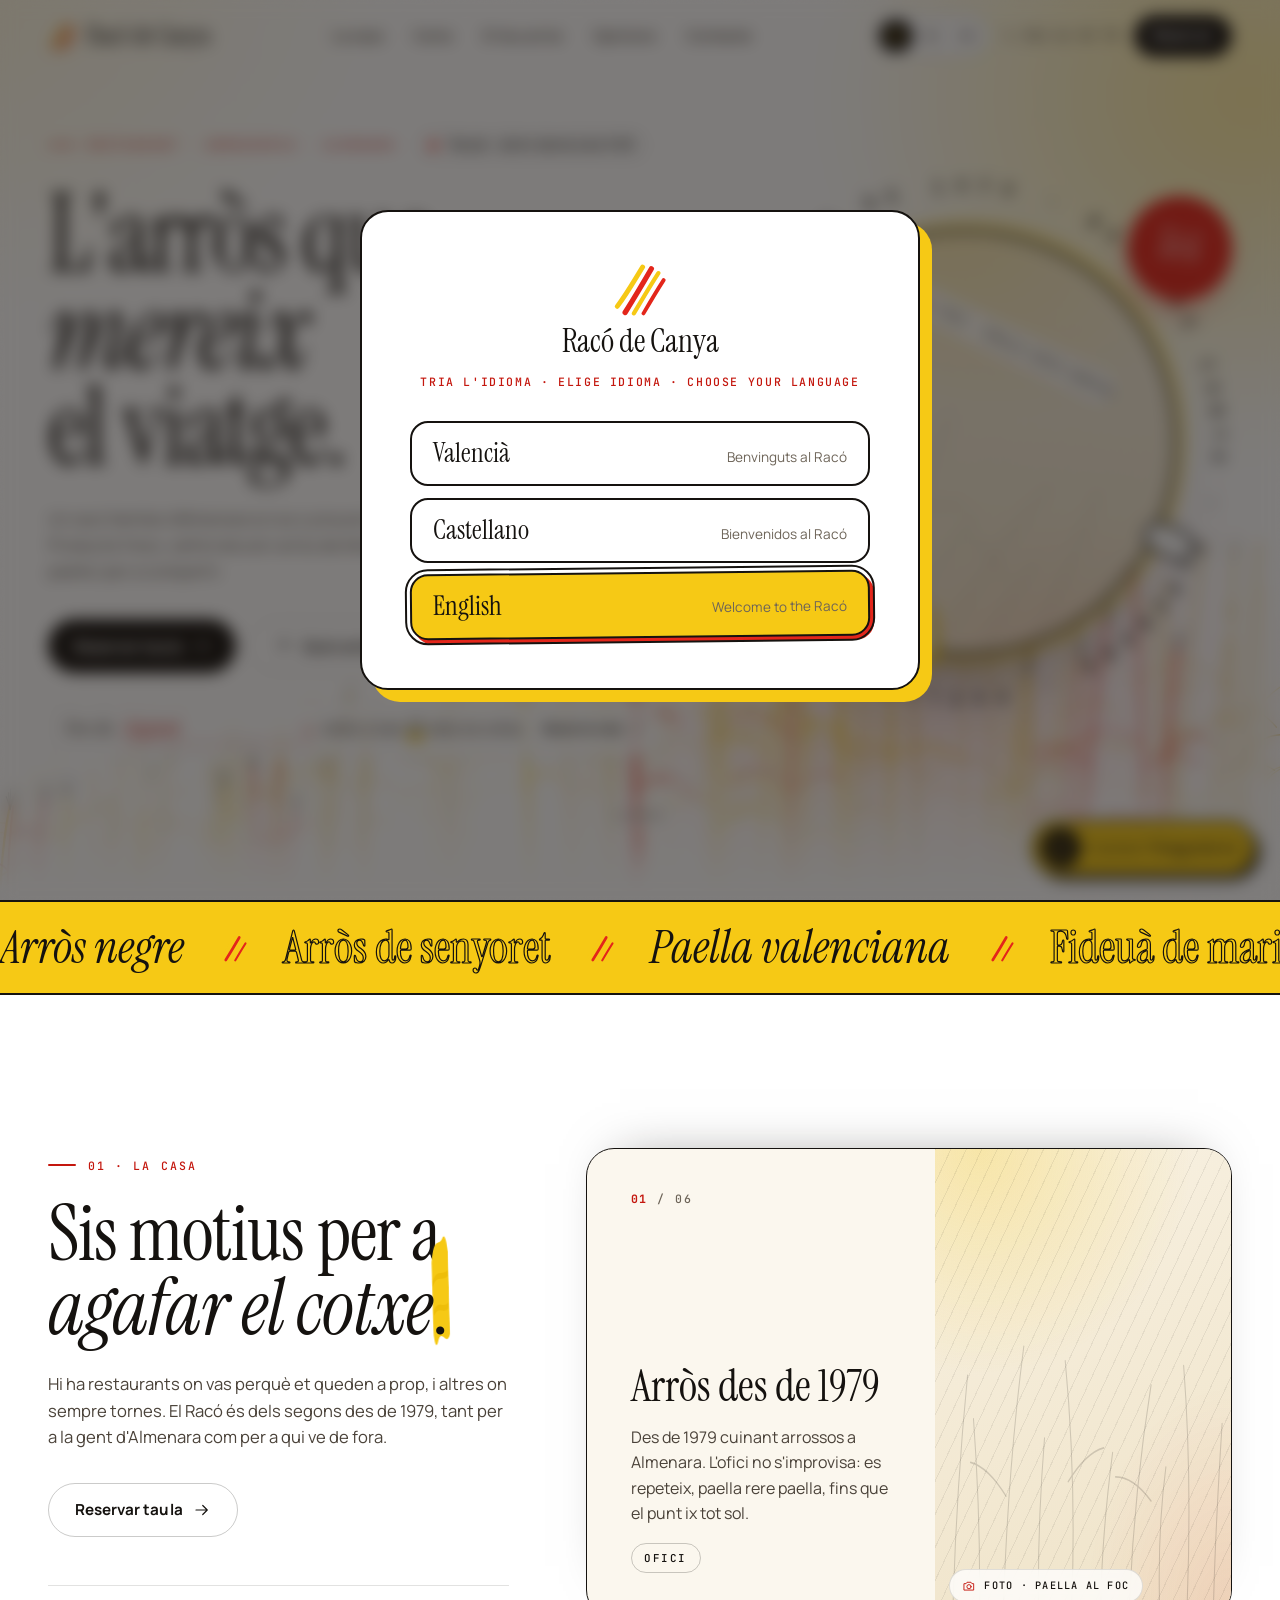
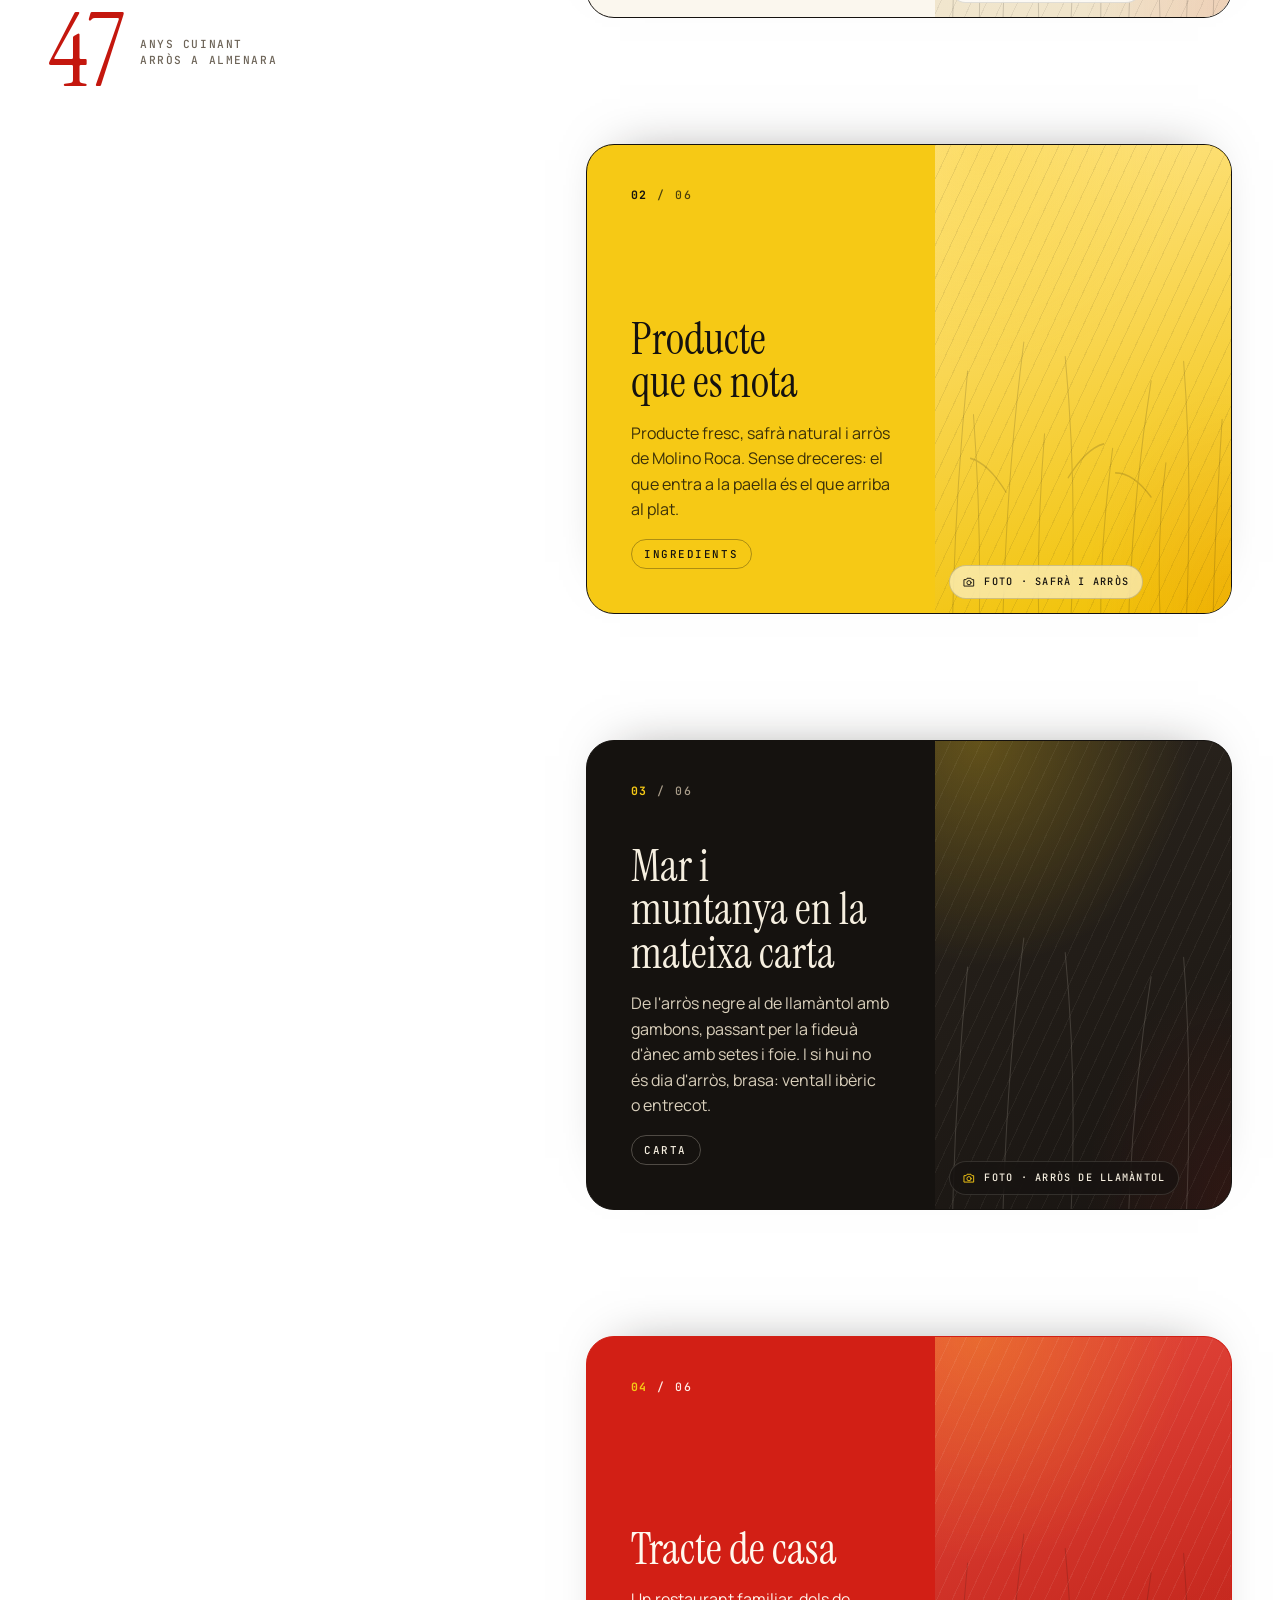
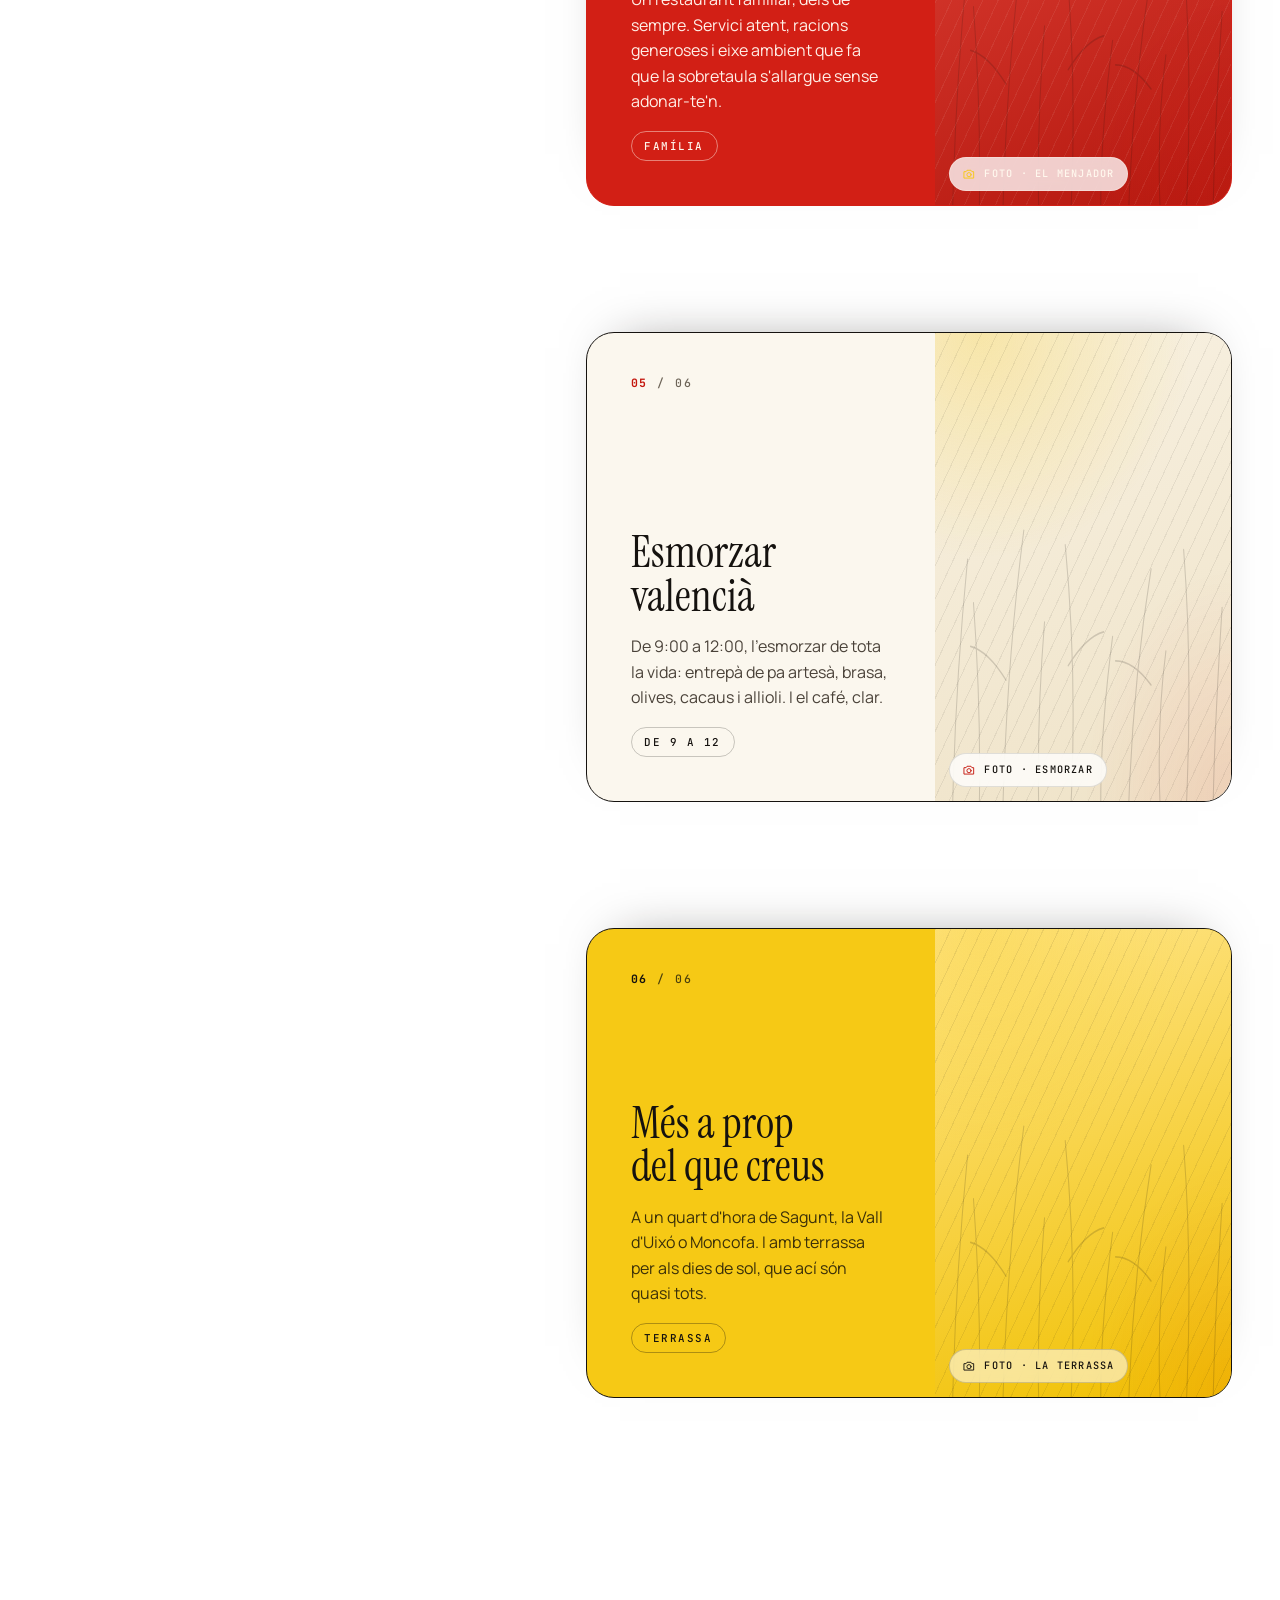
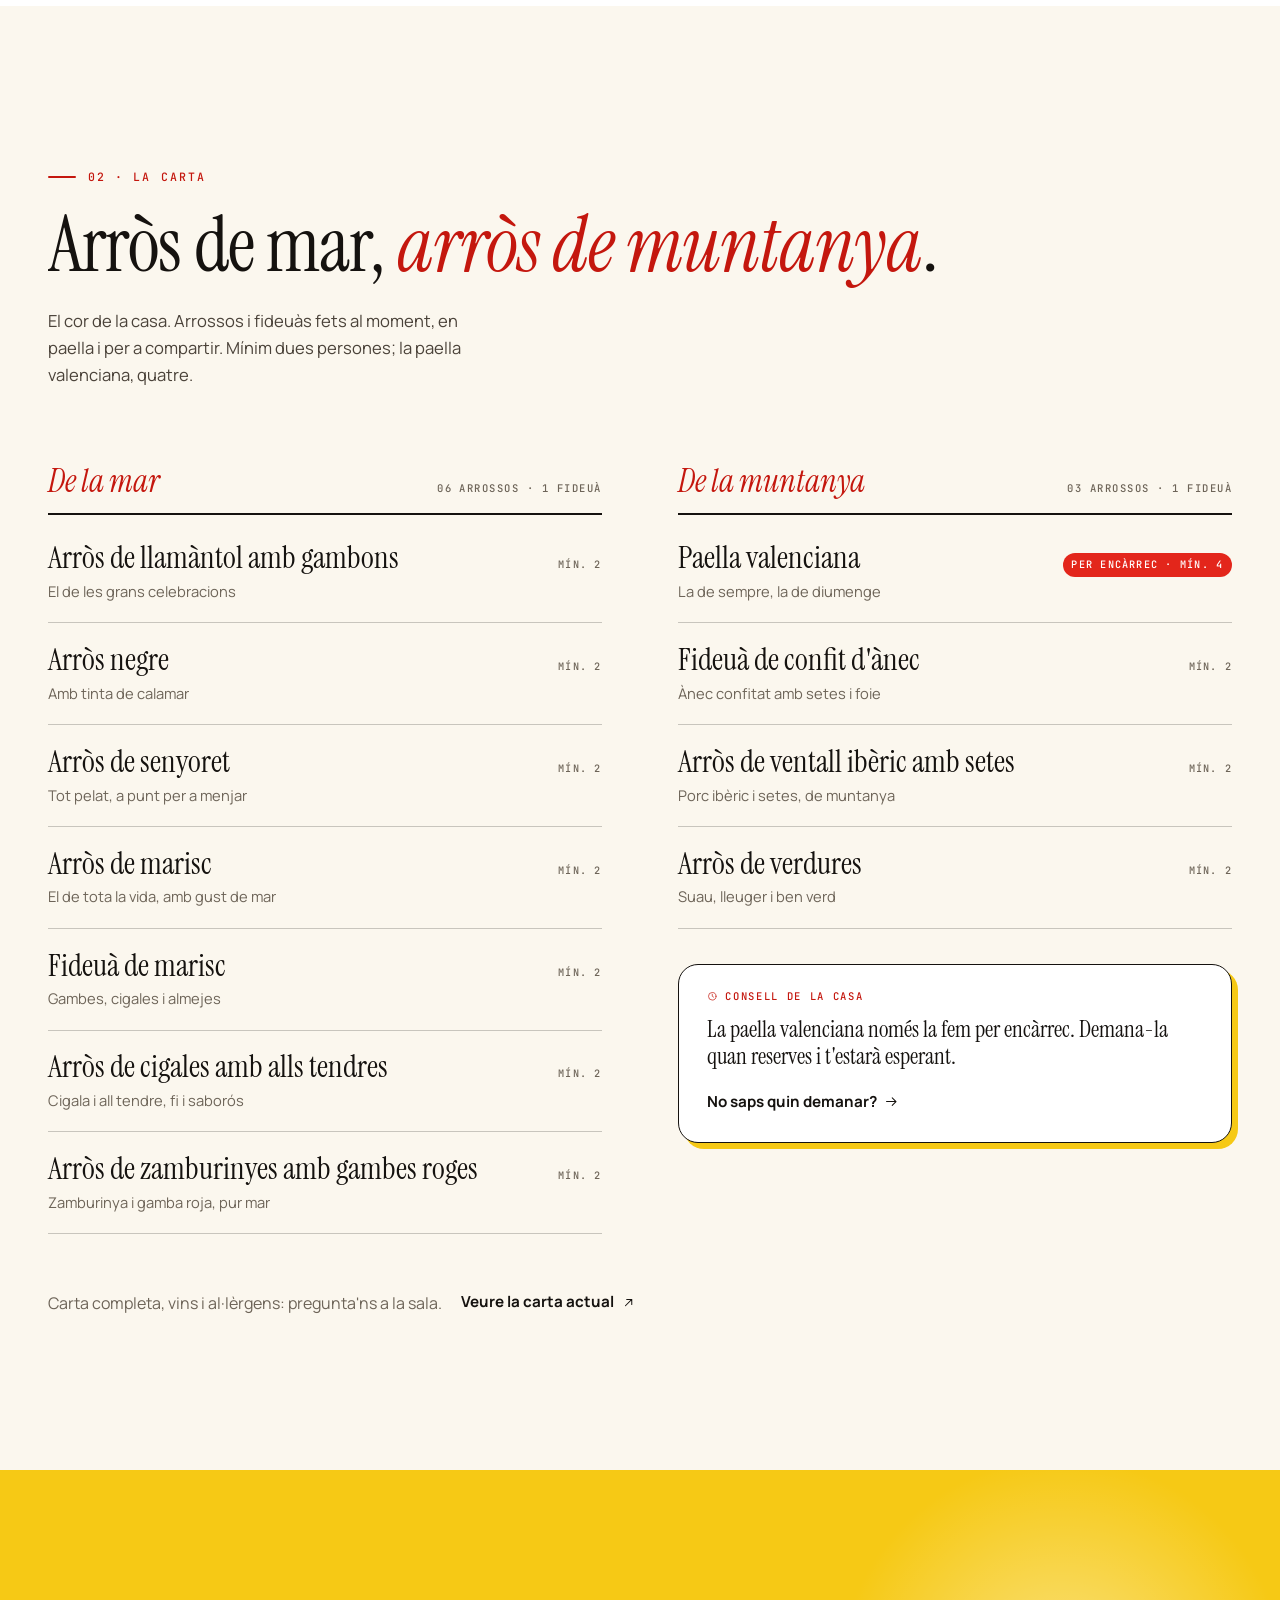
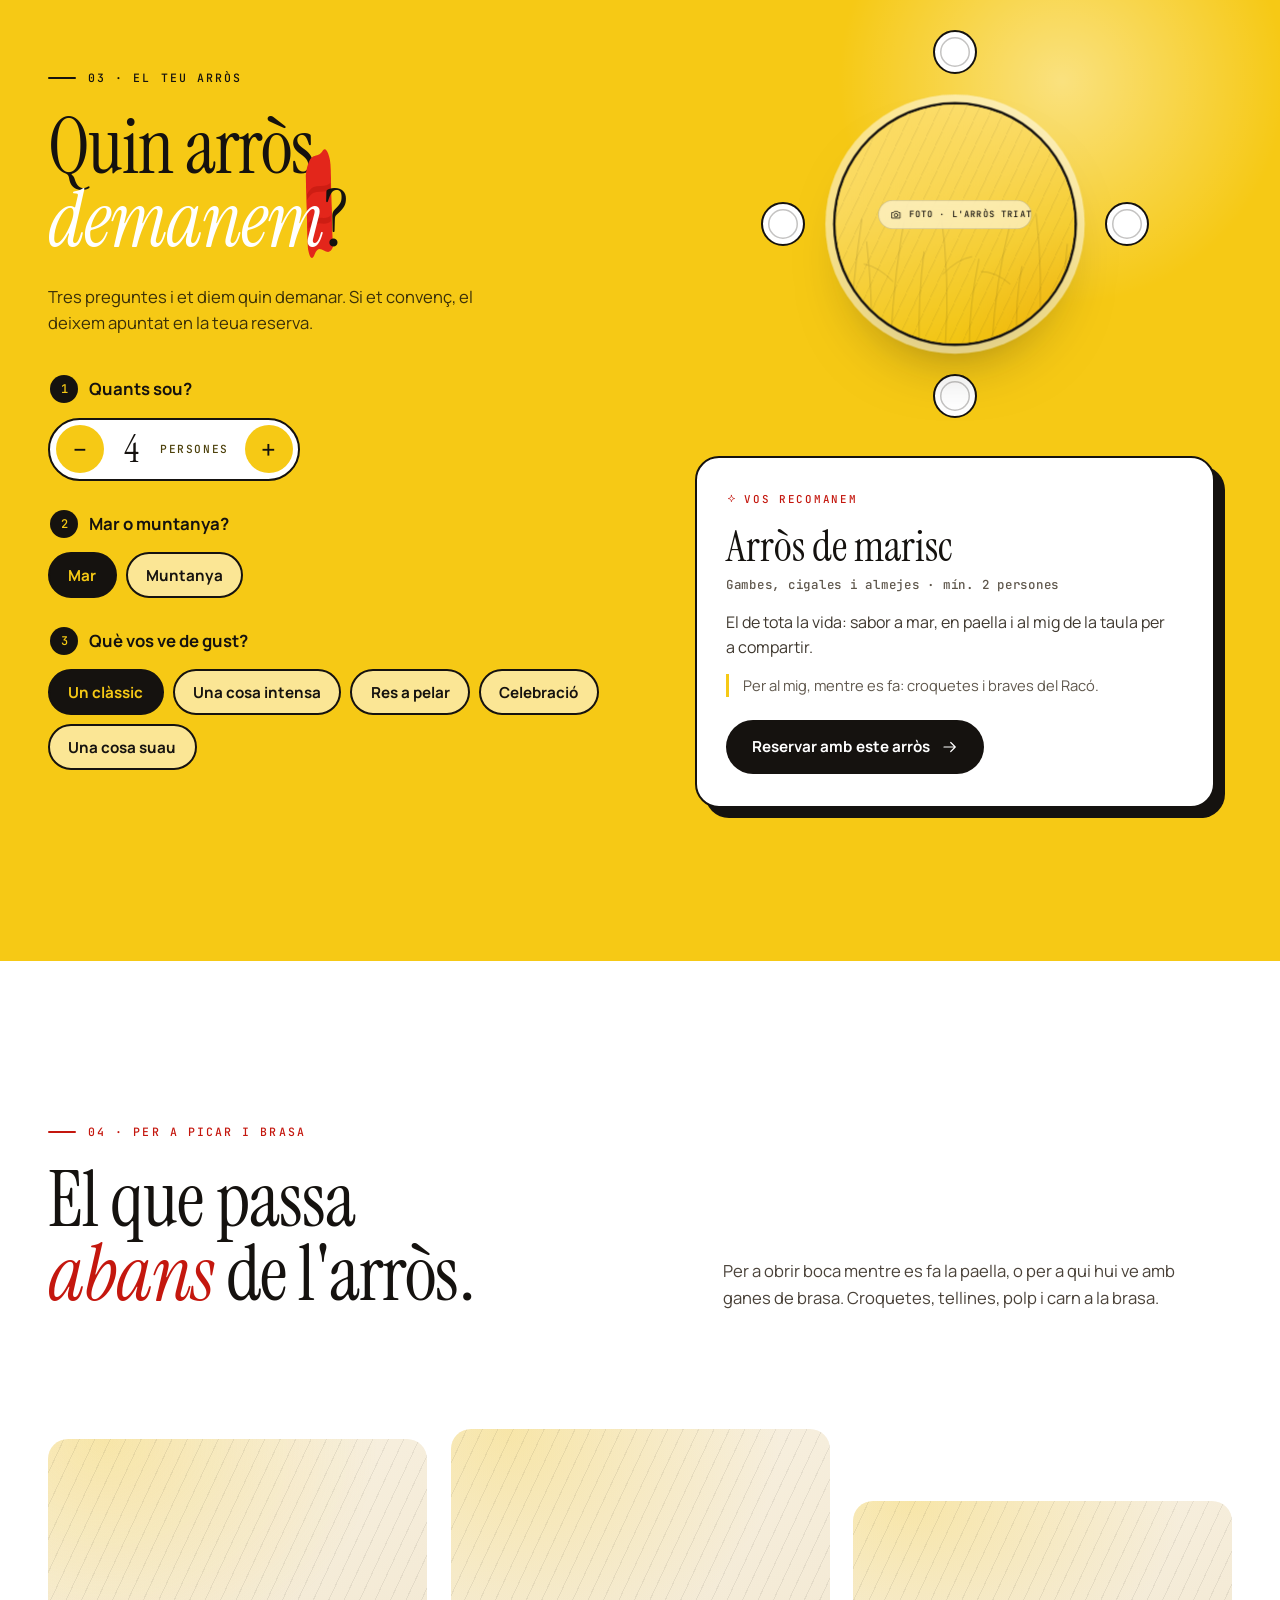
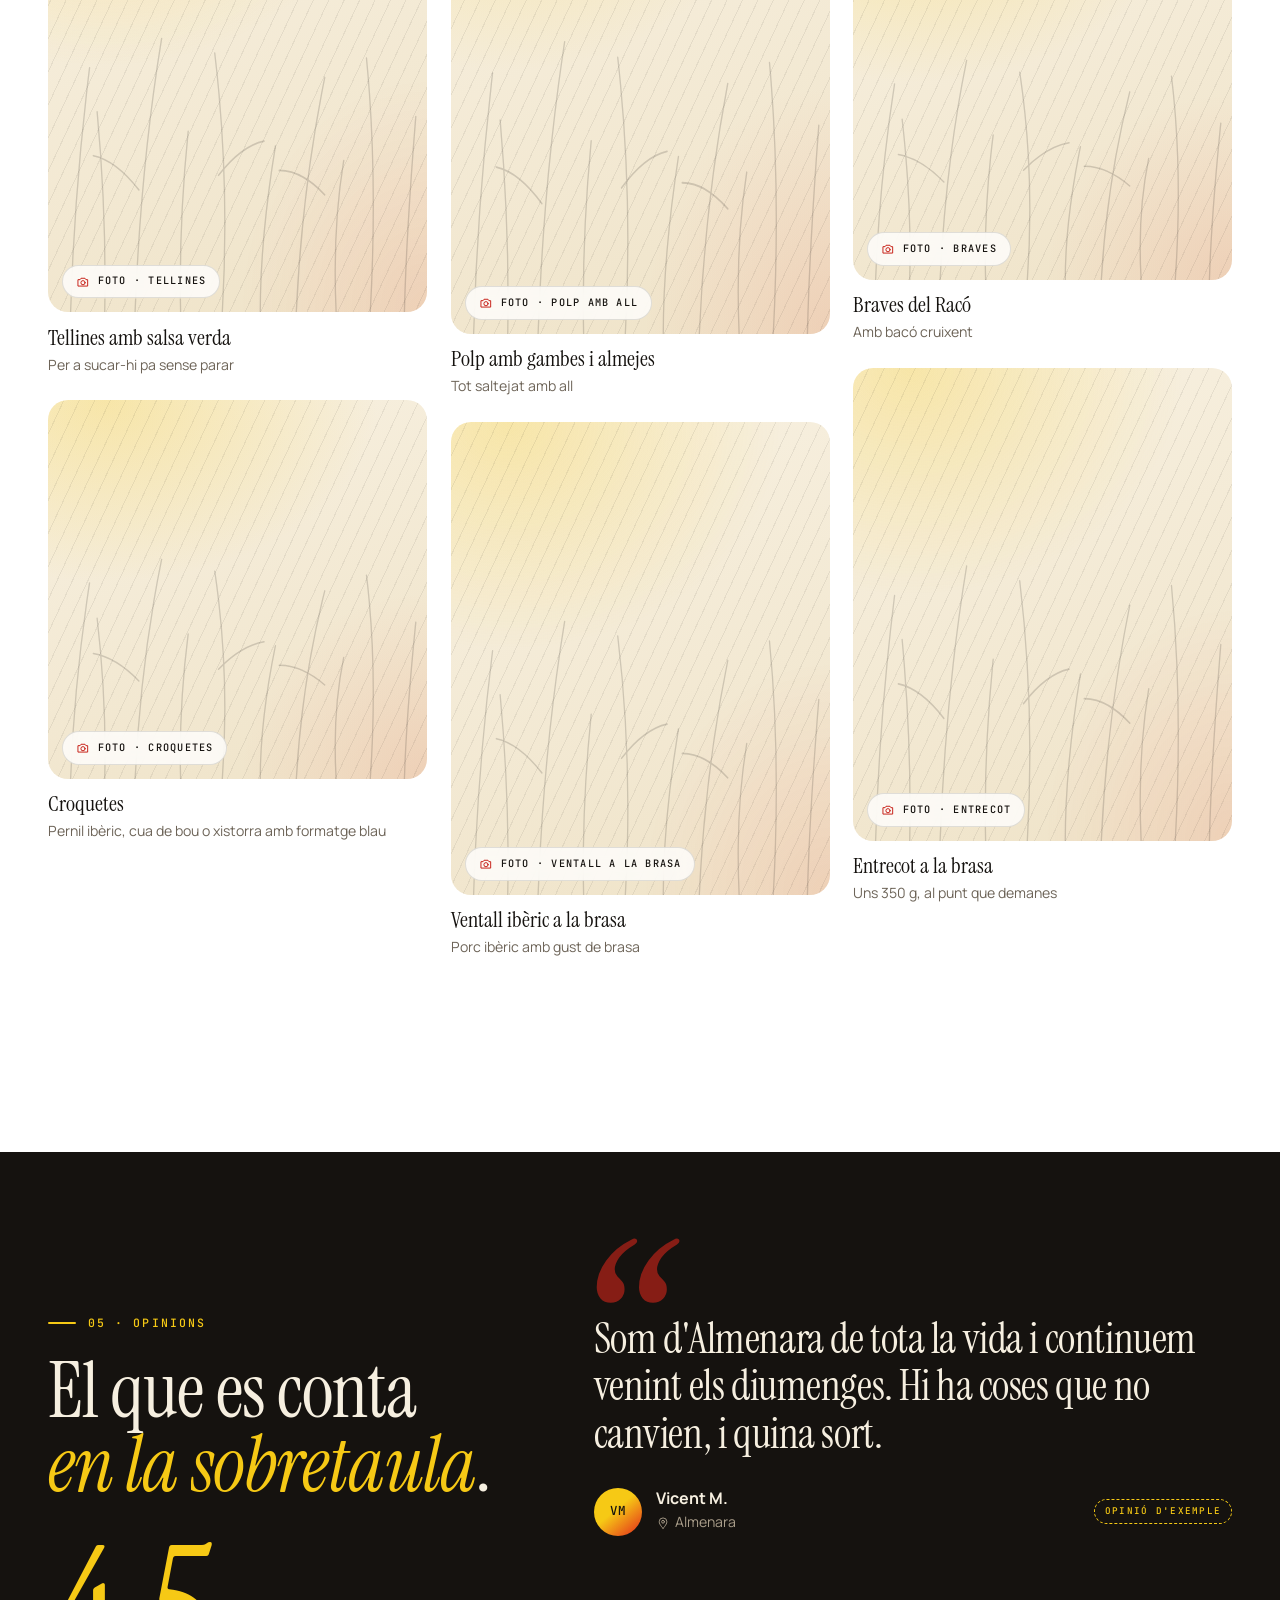
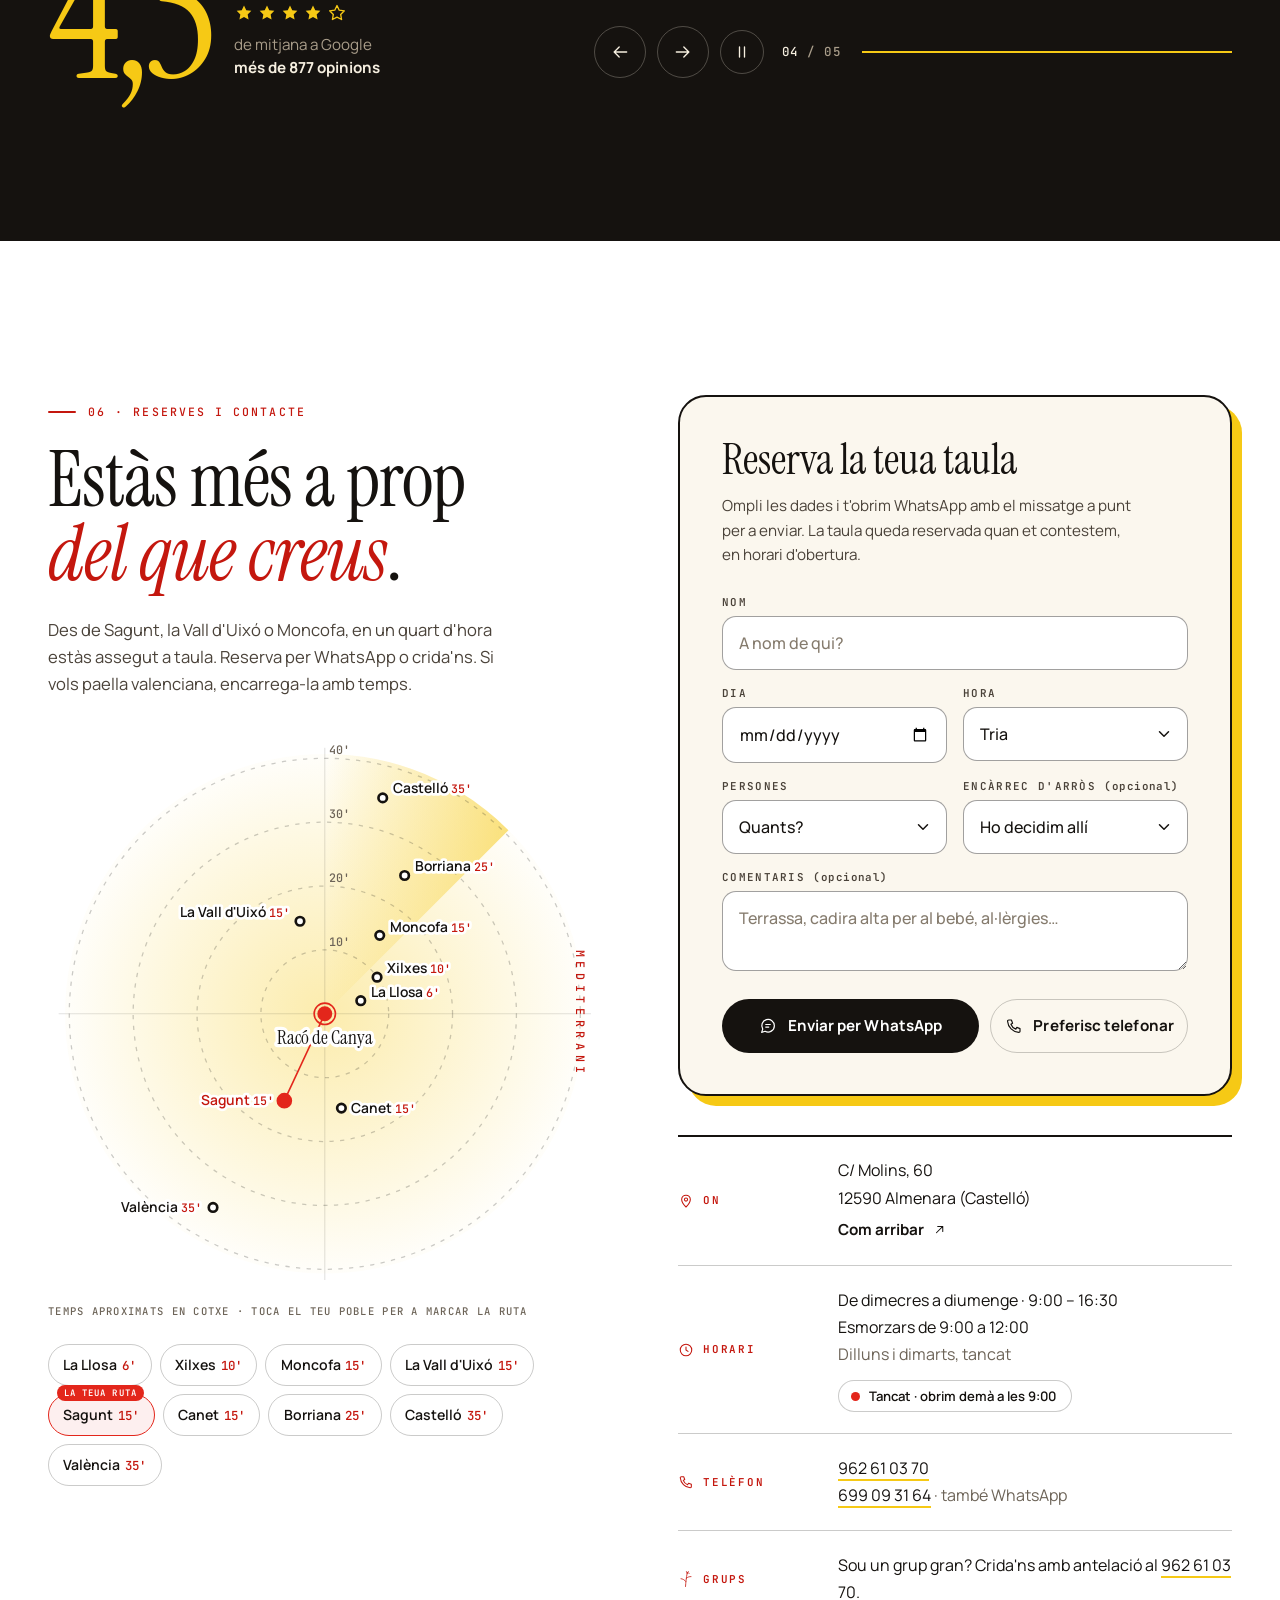
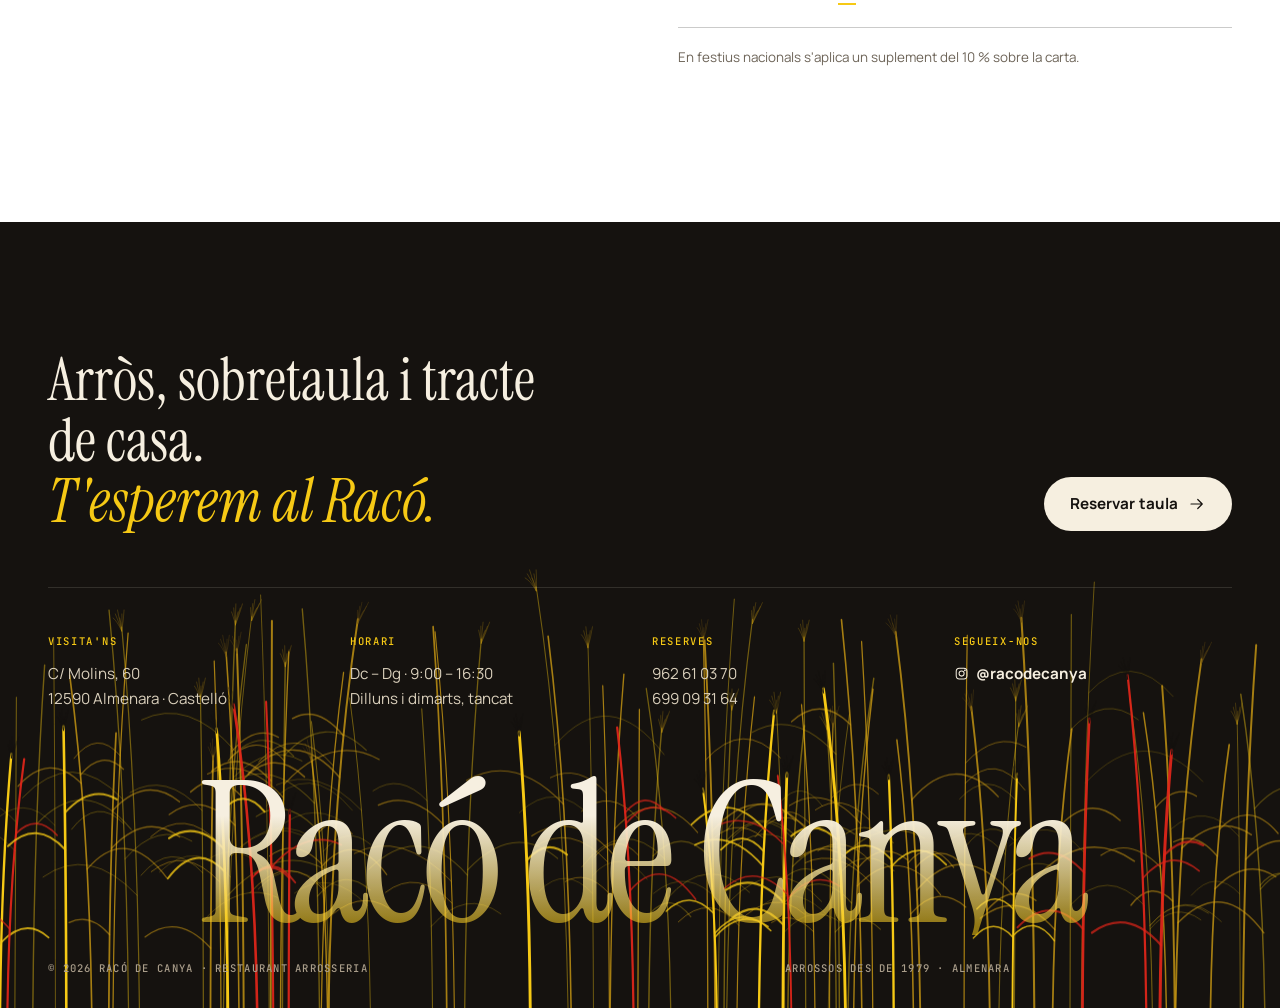
<file: va.html>
<!doctype html>
<html lang="ca-ES-valencia">
<head>
  <meta charset="utf-8">
  <meta name="viewport" content="width=device-width, initial-scale=1, viewport-fit=cover">
  <title>Racó de Canya · Arrosseria a Almenara des de 1979</title>
  <meta name="description" content="Arrosseria familiar a Almenara (Castelló) des de 1979. Paella valenciana per encàrrec, arrossos de mar, fideuà i brasa. Reserva per telèfon o WhatsApp.">
  <meta name="theme-color" content="#ffffff">
  <link rel="canonical" href="https://racodecanya.es/va.html">
  <link rel="alternate" hreflang="es" href="https://racodecanya.es/">
  <link rel="alternate" hreflang="ca" href="https://racodecanya.es/va.html">
  <link rel="alternate" hreflang="en" href="https://racodecanya.es/en.html">
  <link rel="alternate" hreflang="x-default" href="https://racodecanya.es/">
  <meta property="og:type" content="website">
  <meta property="og:locale" content="ca_ES">
  <meta property="og:site_name" content="Racó de Canya">
  <meta property="og:url" content="https://racodecanya.es/va.html">
  <meta property="og:title" content="Racó de Canya · Arrossos des de 1979">
  <meta property="og:description" content="Arrosseria familiar a Almenara. Paella valenciana, arrossos de mar i brasa amb producte fresc, safrà natural i arròs de Molino Roca.">
  <link rel="icon" href="assets/favicon.svg?v=20261006" type="image/svg+xml">

  <link rel="preconnect" href="https://fonts.googleapis.com">
  <link rel="preconnect" href="https://fonts.gstatic.com" crossorigin>
  <link rel="stylesheet" href="https://fonts.googleapis.com/css2?family=Instrument+Serif:ital@0;1&family=JetBrains+Mono:wght@400;500&family=Manrope:wght@300;400;500;600;700;800&display=swap">
  <link rel="stylesheet" href="styles.css?v=20261006">

  <script>document.documentElement.classList.add("js");</script>

  <script type="application/ld+json">
  {
    "@context": "https://schema.org",
    "@type": "Restaurant",
    "name": "Racó de Canya",
    "alternateName": "El Racó de Canya · Restaurant Arrosseria",
    "description": "Arrosseria familiar a Almenara des de 1979.",
    "servesCuisine": ["Arroces", "Valenciana", "Mediterránea"],
    "foundingDate": "1979",
    "acceptsReservations": true,
    "menu": "https://racodecanya.es/#carta",
    "telephone": "+34962610370",
    "address": {
      "@type": "PostalAddress",
      "streetAddress": "C/ Molins, 60",
      "postalCode": "12590",
      "addressLocality": "Almenara",
      "addressRegion": "Castelló",
      "addressCountry": "ES"
    },
    "geo": { "@type": "GeoCoordinates", "latitude": 39.754415, "longitude": -0.227527 },
    "openingHoursSpecification": [{
      "@type": "OpeningHoursSpecification",
      "dayOfWeek": ["Wednesday", "Thursday", "Friday", "Saturday", "Sunday"],
      "opens": "09:00",
      "closes": "16:30"
    }],
    "url": "https://racodecanya.es/"
  }
  </script>
</head>
<body class="is-draft">

  <!-- Icon sprite -->
  <svg width="0" height="0" style="position:absolute" aria-hidden="true" focusable="false">
    <symbol id="i-brush" viewBox="0 0 32 32"><g fill="none" stroke-linecap="round"><path d="M3 26.5C8 20 12 13 17.5 4" stroke="#f6c915" stroke-width="2.8"/><path d="M7.5 30C12.5 22 17 14.5 22.5 5" stroke="#e3261b" stroke-width="3"/><path d="M12.5 30.5C17 23 21 16 26.5 7.5" stroke="#f6c915" stroke-width="2.4"/><path d="M18 30.5C21.5 24.5 25 18.5 29.5 11.5" stroke="#e3261b" stroke-width="2.2"/></g></symbol>
    <symbol id="i-reed" viewBox="0 0 32 32"><path d="M15 31c.6-8 1.4-17 3.4-27"/><path d="M15.6 21c-2.6-3.4-6-5.2-9.6-5.6"/><path d="M16.6 14.6c2.8-2.6 6-3.6 9.4-3.4"/><path d="M18.4 4c-1.4-1-1.8-2.2-1.6-3M18.4 4c.2-1.6 1.2-2.6 2.4-3M18.4 4c1.6-.6 3-.4 4 .4"/></symbol>
    <symbol id="i-cam" viewBox="0 0 24 24"><path d="M4 8h3l1.6-2.4h6.8L17 8h3v11H4z"/><circle cx="12" cy="13.2" r="3.6"/></symbol>
    <symbol id="i-arrow" viewBox="0 0 24 24"><path d="M4 12h15M13 6l6 6-6 6"/></symbol>
    <symbol id="i-out" viewBox="0 0 24 24"><path d="M7 17 17 7M9 7h8v8"/></symbol>
    <symbol id="i-left" viewBox="0 0 24 24"><path d="M20 12H5M11 6l-6 6 6 6"/></symbol>
    <symbol id="i-pin" viewBox="0 0 24 24"><path d="M12 21s-6.5-6.2-6.5-11.2A6.5 6.5 0 0 1 12 3.3a6.5 6.5 0 0 1 6.5 6.5C18.5 14.8 12 21 12 21z"/><circle cx="12" cy="9.8" r="2.4"/></symbol>
    <symbol id="i-phone" viewBox="0 0 24 24"><path d="M5 4h3.5l1.6 4.2-2.2 1.4a11 11 0 0 0 6.5 6.5l1.4-2.2L20 15.5V19a1.6 1.6 0 0 1-1.7 1.6C10.6 20.1 3.9 13.4 3.4 5.7A1.6 1.6 0 0 1 5 4z"/></symbol>
    <symbol id="i-chat" viewBox="0 0 24 24"><path d="M20.5 11.6a8.4 8.4 0 0 1-12.4 7.4L3.5 20.5 5 16.1a8.4 8.4 0 1 1 15.5-4.5z"/><path d="M9 10h6M9 13.4h4"/></symbol>
    <symbol id="i-clock" viewBox="0 0 24 24"><circle cx="12" cy="12" r="8.6"/><path d="M12 7.4V12l3 2"/></symbol>
    <symbol id="i-star" viewBox="0 0 24 24"><path d="m12 3 2.7 5.6 6.1.8-4.4 4.3 1.1 6.1L12 16.9 6.5 19.8l1.1-6.1-4.4-4.3 6.1-.8z"/></symbol>
    <symbol id="i-ig" viewBox="0 0 24 24"><rect x="3.5" y="3.5" width="17" height="17" rx="5"/><circle cx="12" cy="12" r="4"/><circle cx="17.2" cy="6.8" r=".6"/></symbol>
    <symbol id="i-pause" viewBox="0 0 24 24"><path d="M9 6v12M15 6v12"/></symbol>
    <symbol id="i-play" viewBox="0 0 24 24"><path d="M8 5.5v13l10.5-6.5z"/></symbol>
    <symbol id="i-sparkle" viewBox="0 0 24 24"><path d="M12 3c.6 4.4 2.6 6.4 7 7-4.4.6-6.4 2.6-7 7-.6-4.4-2.6-6.4-7-7 4.4-.6 6.4-2.6 7-7z"/></symbol>
  </svg>

  <a class="skip-link" href="#main">Salta al contingut</a>

  <!-- Splash -->
  <div class="splash" data-splash aria-hidden="true">
    <div class="splash-inner">
      <svg class="splash-mark"><use href="#i-brush"/></svg>
      <p class="splash-name">Racó de Canya</p>
      <p class="splash-since">Arrossos des de 1979</p>
    </div>
  </div>

  <div class="grain" aria-hidden="true"></div>

  <!-- Nav -->
  <header class="nav" data-nav>
    <div class="nav-inner container">
      <a class="brand" href="#top" aria-label="Racó de Canya, inici">
        <svg class="brand-mark" aria-hidden="true"><use href="#i-brush"/></svg>
        <span class="brand-name">Racó de Canya</span>
      </a>
      <nav class="nav-links" aria-label="Principal">
        <a href="#casa">La casa</a>
        <a href="#carta">Carta</a>
        <a href="#tu-arroz">El teu arròs</a>
        <a href="#opiniones">Opinions</a>
        <a href="#contacto">Contacte</a>
      </nav>
      <div class="nav-actions">
        <nav class="lang-switch" aria-label="Idioma">
          <a href="va.html" hreflang="ca" lang="ca" data-lang="va" title="Valencià" aria-current="page">VA</a>
          <a href="index.html" hreflang="es" lang="es" data-lang="es" title="Castellano">ES</a>
          <a href="en.html" hreflang="en" lang="en" data-lang="en" title="English">EN</a>
        </nav>
        <a class="nav-phone" href="tel:+34962610370"><svg class="ico" aria-hidden="true"><use href="#i-phone"/></svg><span>962 61 03 70</span></a>
        <a class="btn btn-dark btn-sm" href="#reservar"><span>Reservar</span></a>
        <button class="nav-toggle" type="button" aria-expanded="false" aria-controls="menu" aria-label="Obrir el menú" data-menu-toggle>
          <span></span><span></span>
        </button>
      </div>
    </div>
  </header>

  <div class="menu" id="menu" aria-hidden="true" inert>
    <nav class="menu-links" aria-label="Menú mòbil">
      <a href="#casa"><small>01</small>La casa</a>
      <a href="#carta"><small>02</small>Carta</a>
      <a href="#tu-arroz"><small>03</small>El teu arròs</a>
      <a href="#opiniones"><small>05</small>Opinions</a>
      <a href="#contacto"><small>06</small>Contacte</a>
    </nav>
    <div class="menu-foot">
      <nav class="lang-switch lang-switch--menu" aria-label="Idioma">
        <a href="va.html" hreflang="ca" lang="ca" data-lang="va" aria-current="page">Valencià</a>
        <a href="index.html" hreflang="es" lang="es" data-lang="es">Castellano</a>
        <a href="en.html" hreflang="en" lang="en" data-lang="en">English</a>
      </nav>
      <a href="tel:+34962610370">962 61 03 70</a>
      <span>Dc – Dg · 9:00 – 16:30</span>
    </div>
  </div>

  <!-- First-visit language chooser (shown by main.js only if no language was chosen yet) -->
  <div class="langgate" data-langgate role="dialog" aria-modal="true" aria-labelledby="langgate-title" hidden>
    <div class="langgate-card">
      <svg class="langgate-mark" aria-hidden="true"><use href="#i-brush"/></svg>
      <p class="langgate-name">Racó de Canya</p>
      <h2 class="langgate-title" id="langgate-title"><span lang="ca">Tria l'idioma</span> · <span lang="es">Elige idioma</span> · <span lang="en">Choose your language</span></h2>
      <div class="langgate-options">
        <a href="va.html" hreflang="ca" lang="ca" data-lang="va"><b>Valencià</b><span>Benvinguts al Racó</span></a>
        <a href="index.html" hreflang="es" lang="es" data-lang="es"><b>Castellano</b><span>Bienvenidos al Racó</span></a>
        <a href="en.html" hreflang="en" lang="en" data-lang="en"><b>English</b><span>Welcome to the Racó</span></a>
      </div>
    </div>
  </div>

  <main id="main">

    <!-- ============ HERO ============ -->
    <section class="hero" id="top" aria-labelledby="hero-title">
      <div class="hero-mesh" aria-hidden="true"></div>
      <canvas class="reeds hero-reeds" data-reeds data-taper-left aria-hidden="true"></canvas>
      <div class="hero-fade" aria-hidden="true"></div>

      <div class="hero-inner container">
        <div class="hero-copy">
          <div class="hero-top hero-anim" style="--hd:.05s">
            <p class="kicker">Restaurant · Arrosseria · Almenara</p>
            <p class="open-pill" data-open-status><span class="open-dot" aria-hidden="true"></span><span data-open-text>Dc – Dg · 9:00 – 16:30</span></p>
          </div>
          <h1 class="hero-title" id="hero-title" data-split="intro">L'arròs que <em class="brush">mereix</em> el viatge.</h1>
          <p class="hero-sub hero-anim" style="--hd:.55s">Un racó familiar d'Almenara on es cuina arròs des de 1979. Producte fresc, safrà natural i arròs de Molino Roca, en paella i per a compartir.</p>
          <div class="hero-actions hero-anim" style="--hd:.7s">
            <a class="btn btn-dark" href="#reservar"><span>Reservar taula</span><svg class="ico" aria-hidden="true"><use href="#i-arrow"/></svg></a>
            <a class="btn btn-ghost" href="#tu-arroz"><svg class="ico" aria-hidden="true"><use href="#i-sparkle"/></svg><span>Quin arròs demanem?</span></a>
          </div>
          <p class="hero-drive hero-anim" style="--hd:.8s" data-drive>
            <label class="sr-only" for="origin">Des d'on véns?</label>
            <span>Des de</span>
            <span class="select-wrap">
              <select id="origin" data-origin>
                <option value="Almenara" data-min="0">Almenara</option>
                <option value="La Llosa" data-min="6">La Llosa</option>
                <option value="Xilxes" data-min="10">Xilxes</option>
                <option value="Moncofa" data-min="15">Moncofa</option>
                <option value="La Vall d'Uixó" data-min="15">La Vall d'Uixó</option>
                <option value="Sagunt" data-min="15" selected>Sagunt</option>
                <option value="Canet d'en Berenguer" data-min="15">Canet d'en Berenguer</option>
                <option value="Borriana" data-min="25">Borriana</option>
                <option value="Castelló de la Plana" data-min="35">Castelló</option>
                <option value="València" data-min="35">València</option>
              </select>
            </span>
            <span data-drive-text>estàs a uns <b>15</b> min en cotxe.</span>
            <a class="link-arrow" data-drive-link href="https://www.google.com/maps/dir/?api=1&amp;origin=Sagunt%2C%20Espa%C3%B1a&amp;destination=Rac%C3%B3%20de%20Canya%2C%20C%2F%20Molins%2060%2C%20Almenara&amp;travelmode=driving" target="_blank" rel="noopener">Veure la ruta <svg class="ico" aria-hidden="true"><use href="#i-out"/></svg></a>
          </p>
        </div>

        <div class="hero-visual">
          <div class="paella">
            <svg class="paella-ring" viewBox="0 0 400 400" aria-hidden="true">
              <defs><path id="ring-path" d="M200,200 m-186,0 a186,186 0 1,1 372,0 a186,186 0 1,1 -372,0"/></defs>
              <text><textPath href="#ring-path" textLength="1160" lengthAdjust="spacing">Arrossos des de 1979 · Racó de Canya · Almenara · Paella valenciana ·</textPath></text>
            </svg>
            <div class="paella-disc" data-paella-disc>
              <figure class="ph ph-round" style="--ar:1/1" data-img="assets/img/hero-paella.webp">
                <span class="ph-tag"><svg class="ico" aria-hidden="true"><use href="#i-cam"/></svg>Foto · Paella vista zenital</span>
              </figure>
            </div>
            <p class="paella-badge"><span class="dot" aria-hidden="true"></span>Paella valenciana<small>per encàrrec · mín. 4 pers.</small></p>
            <p class="paella-stamp" aria-hidden="true"><span>Des de</span><b>1979</b></p>
          </div>
        </div>
      </div>

      <a class="scroll-cue" href="#casa"><span>Llisca</span><i aria-hidden="true"></i></a>
    </section>

    <!-- ============ MARQUEE ============ -->
    <div class="marquee is-yellow" aria-hidden="true">
      <div class="marquee-track">
        <span>Arròs negre</span><svg><use href="#i-brush"/></svg>
        <span class="outline">Arròs de senyoret</span><svg><use href="#i-brush"/></svg>
        <span>Paella valenciana</span><svg><use href="#i-brush"/></svg>
        <span class="outline">Fideuà de marisc</span><svg><use href="#i-brush"/></svg>
        <span>Arròs de llamàntol</span><svg><use href="#i-brush"/></svg>
        <span class="outline">Tellines amb salsa verda</span><svg><use href="#i-brush"/></svg>
        <span>Esmorzars</span><svg><use href="#i-brush"/></svg>
        <span>Arròs negre</span><svg><use href="#i-brush"/></svg>
        <span class="outline">Arròs de senyoret</span><svg><use href="#i-brush"/></svg>
        <span>Paella valenciana</span><svg><use href="#i-brush"/></svg>
        <span class="outline">Fideuà de marisc</span><svg><use href="#i-brush"/></svg>
        <span>Arròs de llamàntol</span><svg><use href="#i-brush"/></svg>
        <span class="outline">Tellines amb salsa verda</span><svg><use href="#i-brush"/></svg>
        <span>Esmorzars</span><svg><use href="#i-brush"/></svg>
      </div>
    </div>

    <!-- ============ VENTAJAS ============ -->
    <section class="section reasons" id="casa" aria-labelledby="casa-title">
      <div class="container reasons-grid">
        <header class="reasons-head">
          <p class="kicker reveal">01 · La casa</p>
          <h2 id="casa-title" data-split>Sis motius per a <em class="brush">agafar el cotxe</em>.</h2>
          <p class="lead reveal" style="--rd:.15s">Hi ha restaurants on vas perquè et queden a prop, i altres on sempre tornes. El Racó és dels segons des de 1979, tant per a la gent d'Almenara com per a qui ve de fora.</p>
          <div class="reasons-cta reveal" style="--rd:.25s">
            <a class="btn btn-ghost" href="#reservar"><span>Reservar taula</span><svg class="ico" aria-hidden="true"><use href="#i-arrow"/></svg></a>
          </div>
          <p class="years reveal" style="--rd:.3s"><span data-since="1979">47</span><small>anys cuinant<br>arròs a Almenara</small></p>
        </header>

        <ol class="stack" data-stack>
          <li class="stack-card" style="--i:0">
            <article class="stack-inner">
              <div class="stack-text">
                <p class="stack-num"><span>01</span> / 06</p>
                <h3>Arròs des de 1979</h3>
                <p>Des de 1979 cuinant arrossos a Almenara. L'ofici no s'improvisa: es repeteix, paella rere paella, fins que el punt ix tot sol.</p>
                <span class="chip">Ofici</span>
              </div>
              <figure class="ph" data-img="assets/img/casa-fuego.webp">
                <span class="ph-tag"><svg class="ico" aria-hidden="true"><use href="#i-cam"/></svg>Foto · Paella al foc</span>
              </figure>
            </article>
          </li>
          <li class="stack-card is-yellow" style="--i:1">
            <article class="stack-inner">
              <div class="stack-text">
                <p class="stack-num"><span>02</span> / 06</p>
                <h3>Producte que es nota</h3>
                <p>Producte fresc, safrà natural i arròs de Molino Roca. Sense dreceres: el que entra a la paella és el que arriba al plat.</p>
                <span class="chip">Ingredients</span>
              </div>
              <figure class="ph" data-img="assets/img/casa-producto.webp">
                <span class="ph-tag"><svg class="ico" aria-hidden="true"><use href="#i-cam"/></svg>Foto · Safrà i arròs</span>
              </figure>
            </article>
          </li>
          <li class="stack-card is-dark" style="--i:2">
            <article class="stack-inner">
              <div class="stack-text">
                <p class="stack-num"><span>03</span> / 06</p>
                <h3>Mar i muntanya en la mateixa carta</h3>
                <p>De l'arròs negre al de llamàntol amb gambons, passant per la fideuà d'ànec amb setes i foie. I si hui no és dia d'arròs, brasa: ventall ibèric o entrecot.</p>
                <span class="chip">Carta</span>
              </div>
              <figure class="ph" data-img="assets/img/casa-llamantol.webp">
                <span class="ph-tag"><svg class="ico" aria-hidden="true"><use href="#i-cam"/></svg>Foto · Arròs de llamàntol</span>
              </figure>
            </article>
          </li>
          <li class="stack-card is-red" style="--i:3">
            <article class="stack-inner">
              <div class="stack-text">
                <p class="stack-num"><span>04</span> / 06</p>
                <h3>Tracte de casa</h3>
                <p>Un restaurant familiar, dels de sempre. Servici atent, racions generoses i eixe ambient que fa que la sobretaula s'allargue sense adonar-te'n.</p>
                <span class="chip">Família</span>
              </div>
              <figure class="ph" data-img="assets/img/casa-comedor.webp">
                <span class="ph-tag"><svg class="ico" aria-hidden="true"><use href="#i-cam"/></svg>Foto · El menjador</span>
              </figure>
            </article>
          </li>
          <li class="stack-card" style="--i:4">
            <article class="stack-inner">
              <div class="stack-text">
                <p class="stack-num"><span>05</span> / 06</p>
                <h3>Esmorzar valencià</h3>
                <p>De 9:00 a 12:00, l'esmorzar de tota la vida: entrepà de pa artesà, brasa, olives, cacaus i allioli. I el café, clar.</p>
                <span class="chip">De 9 a 12</span>
              </div>
              <figure class="ph" data-img="assets/img/casa-esmorzar.webp">
                <span class="ph-tag"><svg class="ico" aria-hidden="true"><use href="#i-cam"/></svg>Foto · Esmorzar</span>
              </figure>
            </article>
          </li>
          <li class="stack-card is-yellow" style="--i:5">
            <article class="stack-inner">
              <div class="stack-text">
                <p class="stack-num"><span>06</span> / 06</p>
                <h3>Més a prop del que creus</h3>
                <p>A un quart d'hora de Sagunt, la Vall d'Uixó o Moncofa. I amb terrassa per als dies de sol, que ací són quasi tots.</p>
                <span class="chip">Terrassa</span>
              </div>
              <figure class="ph" data-img="assets/img/casa-terraza.webp">
                <span class="ph-tag"><svg class="ico" aria-hidden="true"><use href="#i-cam"/></svg>Foto · La terrassa</span>
              </figure>
            </article>
          </li>
        </ol>
      </div>
    </section>

    <!-- ============ CARTA ============ -->
    <section class="section carta" id="carta" aria-labelledby="carta-title" data-carta>
      <div class="container">
        <header class="section-head">
          <p class="kicker reveal">02 · La carta</p>
          <h2 id="carta-title" data-split>Arròs de mar, <em>arròs de muntanya</em>.</h2>
          <p class="lead reveal" style="--rd:.15s">El cor de la casa. Arrossos i fideuàs fets al moment, en paella i per a compartir. Mínim dues persones; la paella valenciana, quatre.</p>
        </header>

        <div class="carta-cols">
          <div class="carta-col reveal">
            <h3 class="carta-col-title"><span>De la mar</span><small>06 arrossos · 1 fideuà</small></h3>
            <ul class="dishes">
              <li class="dish" data-dish="llamantol"><span class="dish-name">Arròs de llamàntol amb gambons<span class="dish-es">El de les grans celebracions</span></span><span class="dish-tag">Mín. 2</span></li>
              <li class="dish" data-dish="negre"><span class="dish-name">Arròs negre<span class="dish-es">Amb tinta de calamar</span></span><span class="dish-tag">Mín. 2</span></li>
              <li class="dish" data-dish="senyoret"><span class="dish-name">Arròs de senyoret<span class="dish-es">Tot pelat, a punt per a menjar</span></span><span class="dish-tag">Mín. 2</span></li>
              <li class="dish" data-dish="marisc"><span class="dish-name">Arròs de marisc<span class="dish-es">El de tota la vida, amb gust de mar</span></span><span class="dish-tag">Mín. 2</span></li>
              <li class="dish" data-dish="fideua"><span class="dish-name">Fideuà de marisc<span class="dish-es">Gambes, cigales i almejes</span></span><span class="dish-tag">Mín. 2</span></li>
              <li class="dish" data-dish="cigales"><span class="dish-name">Arròs de cigales amb alls tendres<span class="dish-es">Cigala i all tendre, fi i saborós</span></span><span class="dish-tag">Mín. 2</span></li>
              <li class="dish" data-dish="zamburinyes"><span class="dish-name">Arròs de zamburinyes amb gambes roges<span class="dish-es">Zamburinya i gamba roja, pur mar</span></span><span class="dish-tag">Mín. 2</span></li>
            </ul>
          </div>

          <div class="carta-col reveal" style="--rd:.12s">
            <h3 class="carta-col-title"><span>De la muntanya</span><small>03 arrossos · 1 fideuà</small></h3>
            <ul class="dishes">
              <li class="dish" data-dish="valenciana"><span class="dish-name">Paella valenciana<span class="dish-es">La de sempre, la de diumenge</span></span><span class="dish-tag dish-tag--red">Per encàrrec · Mín. 4</span></li>
              <li class="dish" data-dish="anec"><span class="dish-name">Fideuà de confit d'ànec<span class="dish-es">Ànec confitat amb setes i foie</span></span><span class="dish-tag">Mín. 2</span></li>
              <li class="dish" data-dish="ventall"><span class="dish-name">Arròs de ventall ibèric amb setes<span class="dish-es">Porc ibèric i setes, de muntanya</span></span><span class="dish-tag">Mín. 2</span></li>
              <li class="dish" data-dish="verdures"><span class="dish-name">Arròs de verdures<span class="dish-es">Suau, lleuger i ben verd</span></span><span class="dish-tag">Mín. 2</span></li>
            </ul>

            <aside class="encargo">
              <p class="encargo-kicker"><svg class="ico" aria-hidden="true"><use href="#i-clock"/></svg>Consell de la casa</p>
              <p class="encargo-text">La paella valenciana només la fem per encàrrec. Demana-la quan reserves i t'estarà esperant.</p>
              <a class="link-arrow" href="#tu-arroz">No saps quin demanar? <svg class="ico" aria-hidden="true"><use href="#i-arrow"/></svg></a>
            </aside>
          </div>
        </div>

        <p class="carta-note reveal">Carta completa, vins i al·lèrgens: pregunta'ns a la sala. <a class="link-arrow" href="https://racodecanya.es/la-carta" target="_blank" rel="noopener">Veure la carta actual <svg class="ico" aria-hidden="true"><use href="#i-out"/></svg></a></p>
      </div>

      <!-- Floating preview (desktop hover) -->
      <div class="carta-preview" data-carta-preview aria-hidden="true">
        <div class="carta-preview-inner">
          <figure class="ph" data-preview="llamantol" data-img="assets/img/arros-llamantol.webp"><span class="ph-tag"><svg class="ico"><use href="#i-cam"/></svg>Arròs de llamàntol</span></figure>
          <figure class="ph" data-preview="negre" data-img="assets/img/arros-negre.webp"><span class="ph-tag"><svg class="ico"><use href="#i-cam"/></svg>Arròs negre</span></figure>
          <figure class="ph" data-preview="senyoret" data-img="assets/img/arros-senyoret.webp"><span class="ph-tag"><svg class="ico"><use href="#i-cam"/></svg>Arròs de senyoret</span></figure>
          <figure class="ph" data-preview="marisc" data-img="assets/img/arros-marisc.webp"><span class="ph-tag"><svg class="ico"><use href="#i-cam"/></svg>Arròs de marisc</span></figure>
          <figure class="ph" data-preview="fideua" data-img="assets/img/fideua-marisc.webp"><span class="ph-tag"><svg class="ico"><use href="#i-cam"/></svg>Fideuà de marisc</span></figure>
          <figure class="ph" data-preview="cigales" data-img="assets/img/arros-cigales.webp"><span class="ph-tag"><svg class="ico"><use href="#i-cam"/></svg>Arròs de cigales</span></figure>
          <figure class="ph" data-preview="zamburinyes" data-img="assets/img/arros-zamburinyes.webp"><span class="ph-tag"><svg class="ico"><use href="#i-cam"/></svg>Zamburinyes amb gambes roges</span></figure>
          <figure class="ph" data-preview="valenciana" data-img="assets/img/paella-valenciana.webp"><span class="ph-tag"><svg class="ico"><use href="#i-cam"/></svg>Paella valenciana</span></figure>
          <figure class="ph" data-preview="anec" data-img="assets/img/fideua-anec.webp"><span class="ph-tag"><svg class="ico"><use href="#i-cam"/></svg>Fideuà d'ànec</span></figure>
          <figure class="ph" data-preview="ventall" data-img="assets/img/arros-ventall.webp"><span class="ph-tag"><svg class="ico"><use href="#i-cam"/></svg>Arròs de ventall ibèric</span></figure>
          <figure class="ph" data-preview="verdures" data-img="assets/img/arros-verdures.webp"><span class="ph-tag"><svg class="ico"><use href="#i-cam"/></svg>Arròs de verdures</span></figure>
        </div>
      </div>
    </section>

    <!-- ============ TU ARROZ (interactive picker) ============ -->
    <section class="section picker is-yellow" id="tu-arroz" aria-labelledby="picker-title">
      <div class="container picker-grid">
        <div class="picker-side">
          <p class="kicker reveal">03 · El teu arròs</p>
          <h2 id="picker-title" data-split>Quin arròs <em class="brush brush--red">demanem</em>?</h2>
          <p class="lead reveal" style="--rd:.15s">Tres preguntes i et diem quin demanar. Si et convenç, el deixem apuntat en la teua reserva.</p>

          <form class="picker-form reveal" style="--rd:.2s" data-picker>
            <fieldset class="pick">
              <legend><span class="pick-n">1</span>Quants sou?</legend>
              <div class="stepper">
                <button type="button" data-step="-1" aria-label="Una persona menys">−</button>
                <output data-people aria-live="polite">4</output>
                <span class="stepper-unit">persones</span>
                <button type="button" data-step="1" aria-label="Una persona més">+</button>
              </div>
            </fieldset>
            <fieldset class="pick">
              <legend><span class="pick-n">2</span>Mar o muntanya?</legend>
              <div class="chips">
                <label class="chip-opt"><input type="radio" name="side" value="mar" checked><span>Mar</span></label>
                <label class="chip-opt"><input type="radio" name="side" value="muntanya"><span>Muntanya</span></label>
              </div>
            </fieldset>
            <fieldset class="pick">
              <legend><span class="pick-n">3</span>Què vos ve de gust?</legend>
              <div class="chips">
                <label class="chip-opt"><input type="radio" name="mood" value="clasico" checked><span>Un clàssic</span></label>
                <label class="chip-opt"><input type="radio" name="mood" value="intenso"><span>Una cosa intensa</span></label>
                <label class="chip-opt"><input type="radio" name="mood" value="facil"><span>Res a pelar</span></label>
                <label class="chip-opt"><input type="radio" name="mood" value="fiesta"><span>Celebració</span></label>
                <label class="chip-opt"><input type="radio" name="mood" value="ligero"><span>Una cosa suau</span></label>
              </div>
            </fieldset>
          </form>
        </div>

        <div class="picker-result reveal" style="--rd:.15s">
          <div class="pan" data-pan aria-hidden="true">
            <div class="pan-plates" data-plates></div>
            <div class="pan-disc">
              <figure class="ph ph-round" style="--ar:1/1" data-img="assets/img/tu-arroz.webp"><span class="ph-tag"><svg class="ico"><use href="#i-cam"/></svg>Foto · L'arròs triat</span></figure>
            </div>
          </div>
          <div class="result-card" data-pick-card aria-live="polite">
            <p class="result-kicker"><svg class="ico" aria-hidden="true"><use href="#i-sparkle"/></svg>Vos recomanem</p>
            <h3 class="result-name" data-pick-name>Arròs de marisc</h3>
            <p class="result-es" data-pick-es>Gambes, cigales i almejes · mín. 2 persones</p>
            <p class="result-why" data-pick-why>El de tota la vida: sabor a mar, en paella i al mig de la taula per a compartir.</p>
            <p class="result-extra" data-pick-extra>Per al mig, mentre es fa: croquetes i braves del Racó.</p>
            <a class="btn btn-dark" href="#reservar" data-pick-book><span>Reservar amb este arròs</span><svg class="ico" aria-hidden="true"><use href="#i-arrow"/></svg></a>
          </div>
        </div>
      </div>
    </section>

    <!-- ============ PARA PICAR / BRASA ============ -->
    <section class="section mesa" id="mesa" aria-labelledby="mesa-title">
      <div class="container">
        <header class="section-head section-head--split">
          <div>
            <p class="kicker reveal">04 · Per a picar i brasa</p>
            <h2 id="mesa-title" data-split>El que passa <em>abans</em> de l'arròs.</h2>
          </div>
          <p class="lead reveal" style="--rd:.15s">Per a obrir boca mentre es fa la paella, o per a qui hui ve amb ganes de brasa. Croquetes, tellines, polp i carn a la brasa.</p>
        </header>

        <div class="gallery">
          <div class="gallery-col" data-speed="50">
            <figure class="plate reveal">
              <div class="ph" style="--ar:4/5" data-img="assets/img/tellines.webp"><span class="ph-tag"><svg class="ico" aria-hidden="true"><use href="#i-cam"/></svg>Foto · Tellines</span></div>
              <figcaption><strong>Tellines amb salsa verda</strong><span>Per a sucar-hi pa sense parar</span></figcaption>
            </figure>
            <figure class="plate reveal">
              <div class="ph" style="--ar:1/1" data-img="assets/img/croquetes.webp"><span class="ph-tag"><svg class="ico" aria-hidden="true"><use href="#i-cam"/></svg>Foto · Croquetes</span></div>
              <figcaption><strong>Croquetes</strong><span>Pernil ibèric, cua de bou o xistorra amb formatge blau</span></figcaption>
            </figure>
          </div>
          <div class="gallery-col" data-speed="-40">
            <figure class="plate reveal" style="--rd:.1s">
              <div class="ph" style="--ar:3/4" data-img="assets/img/polp.webp"><span class="ph-tag"><svg class="ico" aria-hidden="true"><use href="#i-cam"/></svg>Foto · Polp amb all</span></div>
              <figcaption><strong>Polp amb gambes i almejes</strong><span>Tot saltejat amb all</span></figcaption>
            </figure>
            <figure class="plate reveal" style="--rd:.1s">
              <div class="ph" style="--ar:4/5" data-img="assets/img/ventall-brasa.webp"><span class="ph-tag"><svg class="ico" aria-hidden="true"><use href="#i-cam"/></svg>Foto · Ventall a la brasa</span></div>
              <figcaption><strong>Ventall ibèric a la brasa</strong><span>Porc ibèric amb gust de brasa</span></figcaption>
            </figure>
          </div>
          <div class="gallery-col" data-speed="80">
            <figure class="plate reveal" style="--rd:.2s">
              <div class="ph" style="--ar:1/1" data-img="assets/img/braves.webp"><span class="ph-tag"><svg class="ico" aria-hidden="true"><use href="#i-cam"/></svg>Foto · Braves</span></div>
              <figcaption><strong>Braves del Racó</strong><span>Amb bacó cruixent</span></figcaption>
            </figure>
            <figure class="plate reveal" style="--rd:.2s">
              <div class="ph" style="--ar:4/5" data-img="assets/img/entrecot.webp"><span class="ph-tag"><svg class="ico" aria-hidden="true"><use href="#i-cam"/></svg>Foto · Entrecot</span></div>
              <figcaption><strong>Entrecot a la brasa</strong><span>Uns 350 g, al punt que demanes</span></figcaption>
            </figure>
          </div>
        </div>
      </div>
    </section>

    <!-- ============ OPINIONES ============ -->
    <!-- NOTA: testimonios de ejemplo. Sustituir por opiniones reales y quitar la clase "is-draft" del <body> antes de publicar. -->
    <section class="section voices is-dark" id="opiniones" aria-labelledby="voices-title">
      <div class="container voices-grid">
        <div class="voices-side">
          <p class="kicker reveal">05 · Opinions</p>
          <h2 id="voices-title" data-split>El que es conta <em>en la sobretaula</em>.</h2>
          <div class="score reveal" style="--rd:.15s">
            <p class="score-num"><span data-count="4.5" data-decimals="1">4,5</span></p>
            <div class="score-meta">
              <span class="stars" role="img" aria-label="4,5 de 5 estreles">
                <svg class="ico"><use href="#i-star"/></svg><svg class="ico"><use href="#i-star"/></svg><svg class="ico"><use href="#i-star"/></svg><svg class="ico"><use href="#i-star"/></svg><svg class="ico star-half"><use href="#i-star"/></svg>
              </span>
              <p>de mitjana a Google<br><strong>més de <span data-count="880">880</span> opinions</strong></p>
            </div>
          </div>
        </div>

        <div class="voices-main reveal" style="--rd:.1s" data-voices>
          <div class="voices-stage">
            <figure class="voice is-active">
              <blockquote><p>Vinguérem des de Sagunt per una recomanació i ara és la nostra excusa de cada mes. L'arròs negre, amb el seu socarrat, de deu.</p></blockquote>
              <figcaption><span class="avatar" aria-hidden="true">MG</span><span><strong>Marta G.</strong><small><svg class="ico" aria-hidden="true"><use href="#i-pin"/></svg>Sagunt</small></span><span class="draft-badge">Opinió d'exemple</span></figcaption>
            </figure>
            <figure class="voice">
              <blockquote><p>Encarregàrem la paella valenciana per a huit i isqué perfecta. Tracte de casa, dels que et fan sentir un més de la família.</p></blockquote>
              <figcaption><span class="avatar" aria-hidden="true">JR</span><span><strong>Josep R.</strong><small><svg class="ico" aria-hidden="true"><use href="#i-pin"/></svg>La Vall d'Uixó</small></span><span class="draft-badge">Opinió d'exemple</span></figcaption>
            </figure>
            <figure class="voice">
              <blockquote><p>L'allioli ja justifica el viatge. Racions generoses i un servici rapidíssim, fins i tot amb el menjador ple.</p></blockquote>
              <figcaption><span class="avatar" aria-hidden="true">LD</span><span><strong>Laura i Dani</strong><small><svg class="ico" aria-hidden="true"><use href="#i-pin"/></svg>Castelló</small></span><span class="draft-badge">Opinió d'exemple</span></figcaption>
            </figure>
            <figure class="voice">
              <blockquote><p>Som d'Almenara de tota la vida i continuem venint els diumenges. Hi ha coses que no canvien, i quina sort.</p></blockquote>
              <figcaption><span class="avatar" aria-hidden="true">VM</span><span><strong>Vicent M.</strong><small><svg class="ico" aria-hidden="true"><use href="#i-pin"/></svg>Almenara</small></span><span class="draft-badge">Opinió d'exemple</span></figcaption>
            </figure>
            <figure class="voice">
              <blockquote><p>L'esmorzar dels dissabtes: entrepà a la brasa, cacaus i café. No conec millor manera de començar el cap de setmana.</p></blockquote>
              <figcaption><span class="avatar" aria-hidden="true">RP</span><span><strong>Rubén P.</strong><small><svg class="ico" aria-hidden="true"><use href="#i-pin"/></svg>Moncofa</small></span><span class="draft-badge">Opinió d'exemple</span></figcaption>
            </figure>
          </div>

          <div class="voices-controls">
            <button class="round-btn" type="button" data-voice-prev aria-label="Opinió anterior"><svg class="ico" aria-hidden="true"><use href="#i-left"/></svg></button>
            <button class="round-btn" type="button" data-voice-next aria-label="Opinió següent"><svg class="ico" aria-hidden="true"><use href="#i-arrow"/></svg></button>
            <button class="round-btn round-btn--sm" type="button" data-voice-toggle aria-label="Pausar les opinions" aria-pressed="false"><svg class="ico" aria-hidden="true"><use href="#i-pause"/></svg></button>
            <p class="voices-count"><span data-voice-index>01</span> / <span data-voice-total>05</span></p>
            <div class="voices-progress" aria-hidden="true"><span data-voice-bar></span></div>
          </div>
        </div>
      </div>
    </section>

    <!-- ============ CONTACTO ============ -->
    <section class="section contact" id="contacto" aria-labelledby="contact-title">
      <div class="container contact-grid">
        <div class="contact-side">
          <p class="kicker reveal">06 · Reserves i contacte</p>
          <h2 id="contact-title" data-split>Estàs més a prop <em>del que creus</em>.</h2>
          <p class="lead reveal" style="--rd:.15s">Des de Sagunt, la Vall d'Uixó o Moncofa, en un quart d'hora estàs assegut a taula. Reserva per WhatsApp o crida'ns. Si vols paella valenciana, encarrega-la amb temps.</p>

          <div class="radar reveal" data-radar style="--rd:.2s">
            <svg viewBox="-260 -260 520 520" role="group" aria-labelledby="radar-title radar-desc">
              <title id="radar-title">Temps aproximats en cotxe fins al Racó de Canya</title>
              <desc id="radar-desc">La Llosa 6 minuts, Xilxes 10, Moncofa 15, La Vall d'Uixó 15, Sagunt 15, Canet d'en Berenguer 15, Borriana 25, Castelló 35 i València 35.</desc>
              <defs>
                <radialGradient id="radar-fill" cx="0" cy="0" r="260" gradientUnits="userSpaceOnUse">
                  <stop offset="0" stop-color="#f6c915" stop-opacity=".35"/>
                  <stop offset="1" stop-color="#f6c915" stop-opacity="0"/>
                </radialGradient>
                <linearGradient id="sweep-grad" x1="0" y1="0" x2="1" y2="0">
                  <stop offset="0" stop-color="#f6c915" stop-opacity="0"/>
                  <stop offset="1" stop-color="#f6c915" stop-opacity=".55"/>
                </linearGradient>
              </defs>
              <circle r="244" fill="url(#radar-fill)"/>
              <g class="radar-sweep"><path d="M0 0 L0 -244 A244 244 0 0 1 172.5 -172.5 Z" fill="url(#sweep-grad)"/></g>
              <g class="radar-rings">
                <circle class="ring" r="60" style="--i:0"/>
                <circle class="ring" r="120" style="--i:1"/>
                <circle class="ring" r="180" style="--i:2"/>
                <circle class="ring" r="240" style="--i:3"/>
              </g>
              <g class="radar-axis"><path d="M-250 0H250M0 -250V250"/></g>
              <g class="radar-ring-labels">
                <text x="4" y="-64">10'</text><text x="4" y="-124">20'</text><text x="4" y="-184">30'</text><text x="4" y="-244">40'</text>
              </g>
              <text class="radar-sea" transform="translate(236 0) rotate(90)">Mediterrani</text>

              <g class="town" data-town="La Llosa" style="--i:1"><line x1="0" y1="0" x2="33.8" y2="-12.3"/><circle cx="33.8" cy="-12.3" r="4"/><text x="43" y="-16">La Llosa <tspan>6'</tspan></text></g>
              <g class="town" data-town="Xilxes" style="--i:2"><line x1="0" y1="0" x2="49.1" y2="-34.4"/><circle cx="49.1" cy="-34.4" r="4"/><text x="58" y="-38">Xilxes <tspan>10'</tspan></text></g>
              <g class="town" data-town="Moncofa" style="--i:3"><line x1="0" y1="0" x2="51.6" y2="-73.7"/><circle cx="51.6" cy="-73.7" r="4"/><text x="61" y="-77">Moncofa <tspan>15'</tspan></text></g>
              <g class="town town--left" data-town="La Vall d'Uixó" style="--i:4"><line x1="0" y1="0" x2="-23.3" y2="-86.9"/><circle cx="-23.3" cy="-86.9" r="4"/><text x="-33" y="-91">La Vall d'Uixó <tspan>15'</tspan></text></g>
              <g class="town town--left" data-town="Sagunt" style="--i:5"><line x1="0" y1="0" x2="-38" y2="81.6"/><circle cx="-38" cy="81.6" r="4"/><text x="-48" y="86">Sagunt <tspan>15'</tspan></text></g>
              <g class="town" data-town="Canet d'en Berenguer" style="--i:6"><line x1="0" y1="0" x2="15.6" y2="88.6"/><circle cx="15.6" cy="88.6" r="4"/><text x="25" y="93">Canet <tspan>15'</tspan></text></g>
              <g class="town" data-town="Borriana" style="--i:7"><line x1="0" y1="0" x2="75" y2="-129.9"/><circle cx="75" cy="-129.9" r="4"/><text x="85" y="-134">Borriana <tspan>25'</tspan></text></g>
              <g class="town" data-town="Castelló de la Plana" style="--i:8"><line x1="0" y1="0" x2="54.4" y2="-202.8"/><circle cx="54.4" cy="-202.8" r="4"/><text x="64" y="-207">Castelló <tspan>35'</tspan></text></g>
              <g class="town town--left" data-town="València" style="--i:9"><line x1="0" y1="0" x2="-105" y2="181.9"/><circle cx="-105" cy="181.9" r="4"/><text x="-115" y="186">València <tspan>35'</tspan></text></g>

              <g class="radar-home">
                <circle class="home-pulse" r="10"/>
                <circle class="home-dot" r="7"/>
                <text y="28">Racó de Canya</text>
              </g>
            </svg>
            <p class="radar-note">Temps aproximats en cotxe · toca el teu poble per a marcar la ruta</p>
          </div>

          <ul class="drive-list" aria-label="Com arribar: temps aproximats en cotxe" data-drive-list>
            <li><a data-town="La Llosa" href="https://www.google.com/maps/dir/?api=1&amp;origin=La%20Llosa%2C%20Espa%C3%B1a&amp;destination=Rac%C3%B3%20de%20Canya%2C%20C%2F%20Molins%2060%2C%20Almenara&amp;travelmode=driving" target="_blank" rel="noopener">La Llosa <b>6'</b></a></li>
            <li><a data-town="Xilxes" href="https://www.google.com/maps/dir/?api=1&amp;origin=Xilxes%2C%20Espa%C3%B1a&amp;destination=Rac%C3%B3%20de%20Canya%2C%20C%2F%20Molins%2060%2C%20Almenara&amp;travelmode=driving" target="_blank" rel="noopener">Xilxes <b>10'</b></a></li>
            <li><a data-town="Moncofa" href="https://www.google.com/maps/dir/?api=1&amp;origin=Moncofa%2C%20Espa%C3%B1a&amp;destination=Rac%C3%B3%20de%20Canya%2C%20C%2F%20Molins%2060%2C%20Almenara&amp;travelmode=driving" target="_blank" rel="noopener">Moncofa <b>15'</b></a></li>
            <li><a data-town="La Vall d'Uixó" href="https://www.google.com/maps/dir/?api=1&amp;origin=La%20Vall%20d%27Uix%C3%B3%2C%20Espa%C3%B1a&amp;destination=Rac%C3%B3%20de%20Canya%2C%20C%2F%20Molins%2060%2C%20Almenara&amp;travelmode=driving" target="_blank" rel="noopener">La Vall d'Uixó <b>15'</b></a></li>
            <li><a data-town="Sagunt" href="https://www.google.com/maps/dir/?api=1&amp;origin=Sagunt%2C%20Espa%C3%B1a&amp;destination=Rac%C3%B3%20de%20Canya%2C%20C%2F%20Molins%2060%2C%20Almenara&amp;travelmode=driving" target="_blank" rel="noopener">Sagunt <b>15'</b></a></li>
            <li><a data-town="Canet d'en Berenguer" href="https://www.google.com/maps/dir/?api=1&amp;origin=Canet%20d%27en%20Berenguer%2C%20Espa%C3%B1a&amp;destination=Rac%C3%B3%20de%20Canya%2C%20C%2F%20Molins%2060%2C%20Almenara&amp;travelmode=driving" target="_blank" rel="noopener">Canet <b>15'</b></a></li>
            <li><a data-town="Borriana" href="https://www.google.com/maps/dir/?api=1&amp;origin=Borriana%2C%20Espa%C3%B1a&amp;destination=Rac%C3%B3%20de%20Canya%2C%20C%2F%20Molins%2060%2C%20Almenara&amp;travelmode=driving" target="_blank" rel="noopener">Borriana <b>25'</b></a></li>
            <li><a data-town="Castelló de la Plana" href="https://www.google.com/maps/dir/?api=1&amp;origin=Castell%C3%B3%20de%20la%20Plana%2C%20Espa%C3%B1a&amp;destination=Rac%C3%B3%20de%20Canya%2C%20C%2F%20Molins%2060%2C%20Almenara&amp;travelmode=driving" target="_blank" rel="noopener">Castelló <b>35'</b></a></li>
            <li><a data-town="València" href="https://www.google.com/maps/dir/?api=1&amp;origin=Val%C3%A8ncia%2C%20Espa%C3%B1a&amp;destination=Rac%C3%B3%20de%20Canya%2C%20C%2F%20Molins%2060%2C%20Almenara&amp;travelmode=driving" target="_blank" rel="noopener">València <b>35'</b></a></li>
          </ul>
        </div>

        <div class="contact-main">
          <!-- NOTA: confirmar con el restaurante que el 699 09 31 64 recibe reservas por WhatsApp antes de publicar (lib/manifest.js, barra móvil y este formulario). -->
          <div class="reserve-card reveal" id="reservar" data-reserve-card>
            <div class="reserve-head">
              <h3>Reserva la teua taula</h3>
              <p>Ompli les dades i t'obrim WhatsApp amb el missatge a punt per a enviar. La taula queda reservada quan et contestem, en horari d'obertura.</p>
            </div>

            <form class="reserve-form" data-reserve novalidate>
              <div class="field field--full">
                <label for="f-name">Nom</label>
                <input id="f-name" name="name" type="text" autocomplete="name" placeholder="A nom de qui?" required aria-describedby="err-name">
                <span class="field-error" id="err-name" data-error-for="name"></span>
              </div>
              <div class="field">
                <label for="f-date">Dia</label>
                <input id="f-date" name="date" type="date" required aria-describedby="err-date">
                <span class="field-error" id="err-date" data-error-for="date"></span>
              </div>
              <div class="field">
                <label for="f-time">Hora</label>
                <select id="f-time" name="time" required aria-describedby="err-time">
                  <option value="">Tria</option>
                  <optgroup label="Esmorzar">
                    <option>9:30</option><option>10:00</option><option>10:30</option><option>11:00</option><option>11:30</option>
                  </optgroup>
                  <optgroup label="Dinar">
                    <option>13:00</option><option>13:30</option><option>14:00</option><option>14:30</option><option>15:00</option>
                  </optgroup>
                </select>
                <span class="field-error" id="err-time" data-error-for="time"></span>
              </div>
              <div class="field">
                <label for="f-people">Persones</label>
                <select id="f-people" name="people" required aria-describedby="err-people">
                  <option value="">Quants?</option>
                  <option>1</option><option>2</option><option>3</option><option>4</option><option>5</option><option>6</option><option>7</option><option>8</option><option>9</option><option>10</option><option value="11+">Més de 10</option>
                </select>
                <span class="field-error" id="err-people" data-error-for="people"></span>
              </div>
              <div class="field">
                <label for="f-rice">Encàrrec d'arròs <span class="opt">(opcional)</span></label>
                <select id="f-rice" name="rice" aria-describedby="err-rice">
                  <option value="">Ho decidim allí</option>
                  <optgroup label="De la mar">
                    <option>Arròs de llamàntol amb gambons</option>
                    <option>Arròs negre</option>
                    <option>Arròs de senyoret</option>
                    <option>Arròs de marisc</option>
                    <option>Fideuà de marisc</option>
                    <option>Arròs de cigales amb alls tendres</option>
                    <option>Arròs de zamburinyes amb gambes roges</option>
                  </optgroup>
                  <optgroup label="De la muntanya">
                    <option>Paella valenciana</option>
                    <option>Fideuà de confit d'ànec</option>
                    <option>Arròs de ventall ibèric amb setes</option>
                    <option>Arròs de verdures</option>
                  </optgroup>
                </select>
                <span class="field-error" id="err-rice" data-error-for="rice"></span>
              </div>
              <div class="field field--full">
                <label for="f-notes">Comentaris <span class="opt">(opcional)</span></label>
                <textarea id="f-notes" name="notes" rows="2" placeholder="Terrassa, cadira alta per al bebé, al·lèrgies…"></textarea>
              </div>
              <div class="form-actions field--full">
                <button class="btn btn-dark btn-wide" type="submit"><svg class="ico" aria-hidden="true"><use href="#i-chat"/></svg><span>Enviar per WhatsApp</span></button>
                <a class="btn btn-ghost btn-wide" href="tel:+34962610370"><svg class="ico" aria-hidden="true"><use href="#i-phone"/></svg><span>Preferisc telefonar</span></a>
              </div>
            </form>

            <div class="reserve-done" data-reserve-done hidden>
              <svg class="done-check" viewBox="0 0 52 52" aria-hidden="true"><circle cx="26" cy="26" r="24"/><path d="M15 27.5 22.5 35 37.5 18"/></svg>
              <h3>Missatge a punt!</h3>
              <p>T'hem obert WhatsApp amb la teua reserva. Només falta prémer enviar. Si no s'ha obert, crida'ns al <a href="tel:+34962610370">962 61 03 70</a>.</p>
              <button class="link-arrow" type="button" data-reserve-again>Fer una altra reserva <svg class="ico" aria-hidden="true"><use href="#i-arrow"/></svg></button>
            </div>
          </div>

          <dl class="info reveal" style="--rd:.1s">
            <div class="info-row">
              <dt><svg class="ico" aria-hidden="true"><use href="#i-pin"/></svg>On</dt>
              <dd>C/ Molins, 60<br>12590 Almenara (Castelló)<br><a class="link-arrow" href="https://www.google.com/maps/search/?api=1&amp;query=Rac%C3%B3+de+Canya+Almenara" target="_blank" rel="noopener">Com arribar <svg class="ico" aria-hidden="true"><use href="#i-out"/></svg></a></dd>
            </div>
            <div class="info-row">
              <dt><svg class="ico" aria-hidden="true"><use href="#i-clock"/></svg>Horari</dt>
              <dd>De dimecres a diumenge · 9:00 – 16:30<br>Esmorzars de 9:00 a 12:00<br><span class="muted">Dilluns i dimarts, tancat</span><br><span class="open-pill open-pill--inline" data-open-status><span class="open-dot" aria-hidden="true"></span><span data-open-text>Consulta l'horari</span></span></dd>
            </div>
            <div class="info-row">
              <dt><svg class="ico" aria-hidden="true"><use href="#i-phone"/></svg>Telèfon</dt>
              <dd><a href="tel:+34962610370">962 61 03 70</a><br><a href="tel:+34699093164">699 09 31 64</a> <span class="muted">· també WhatsApp</span></dd>
            </div>
            <div class="info-row">
              <dt><svg class="ico" aria-hidden="true"><use href="#i-reed"/></svg>Grups</dt>
              <dd>Sou un grup gran? Crida'ns amb antelació al <a href="tel:+34962610370">962 61 03 70</a>.</dd>
            </div>
          </dl>
          <p class="info-note reveal">En festius nacionals s'aplica un suplement del 10&nbsp;% sobre la carta.</p>
        </div>
      </div>
    </section>
  </main>

  <!-- ============ FOOTER ============ -->
  <footer class="footer is-dark">
    <canvas class="reeds footer-reeds" data-reeds data-density=".8" aria-hidden="true"></canvas>
    <div class="container">
      <div class="footer-top">
        <p class="footer-claim">Arròs, sobretaula i tracte de casa.<br><em>T'esperem al Racó.</em></p>
        <a class="btn btn-light" href="#reservar"><span>Reservar taula</span><svg class="ico" aria-hidden="true"><use href="#i-arrow"/></svg></a>
      </div>
      <div class="footer-cols">
        <div><h4>Visita'ns</h4><p>C/ Molins, 60<br>12590 Almenara · Castelló</p></div>
        <div><h4>Horari</h4><p>Dc – Dg · 9:00 – 16:30<br>Dilluns i dimarts, tancat</p></div>
        <div><h4>Reserves</h4><p><a href="tel:+34962610370">962 61 03 70</a><br><a href="tel:+34699093164">699 09 31 64</a></p></div>
        <div><h4>Segueix-nos</h4><p><a class="link-arrow" href="https://www.instagram.com/racodecanya/" target="_blank" rel="noopener"><svg class="ico" aria-hidden="true"><use href="#i-ig"/></svg>@racodecanya</a></p></div>
      </div>
    </div>
    <p class="wordmark" aria-hidden="true">Racó de Canya</p>
    <div class="container footer-bottom">
      <span>© <span data-year>2026</span> Racó de Canya · Restaurant Arrosseria</span>
      <span>Arrossos des de 1979 · Almenara</span>
    </div>
  </footer>

  <!-- Mobile action dock -->
  <nav class="dock" data-dock aria-label="Accions ràpides">
    <a href="tel:+34962610370"><svg class="ico" aria-hidden="true"><use href="#i-phone"/></svg><span>Telefonar</span></a>
    <a href="https://wa.me/34699093164" target="_blank" rel="noopener"><svg class="ico" aria-hidden="true"><use href="#i-chat"/></svg><span>WhatsApp</span></a>
    <a class="dock-main" href="#reservar"><span>Reservar</span><svg class="ico" aria-hidden="true"><use href="#i-arrow"/></svg></a>
  </nav>

  <script defer src="lib/gsap.min.js"></script>
  <script defer src="lib/ScrollTrigger.min.js"></script>
  <script defer src="lib/manifest.js?v=20261006"></script>
  <script defer src="main.js?v=20261006"></script>
  <script defer src="chat.js?v=20261006"></script>
</body>
</html>
</file>
<file: styles.css>
/* =============================================================
   Racó de Canya · Restaurant Arrosseria · Almenara
   Paleta del logo: blanco, negro de las letras y pinceladas
   amarillas y rojas.
   ============================================================= */

/* =============================================================
   1. Tokens
   ============================================================= */
:root {
  --white:   #ffffff;
  --paper:   #fbf7ee;
  --paper-2: #f4ecda;
  --black:   #15120f;
  --yellow:  #f6c915;
  --red:     #e3261b;
  --red-ink: #c4170e;
  --green:   #1f8a4c;

  /* section-scoped (re-declared by .is-dark / .is-yellow / .is-red) */
  --bg:      var(--white);
  --ink:     var(--black);
  --ink-2:   #4a4239;
  --mute:    #6d6458;
  --line:    rgba(21, 18, 15, .12);
  --line-2:  rgba(21, 18, 15, .22);
  --accent:  var(--red-ink);
  --kicker:  var(--red-ink);
  --glass:   rgba(255, 255, 255, .78);
  --ph-a:    #f8f1e2;
  --ph-b:    #efe3c8;
  --ph-stroke: rgba(21, 18, 15, .07);
  --ph-reeds: url("data:image/svg+xml,%3Csvg xmlns='http://www.w3.org/2000/svg' viewBox='0 0 200 120' preserveAspectRatio='none'%3E%3Cg fill='none' stroke='%2315120f' stroke-width='.7' stroke-linecap='round'%3E%3Cpath d='M12 120Q14 70 22 20'/%3E%3Cpath d='M30 120Q31 80 26 38'/%3E%3Cpath d='M46 120Q49 60 60 8'/%3E%3Cpath d='M70 120Q69 84 74 46'/%3E%3Cpath d='M92 120Q96 66 88 14'/%3E%3Cpath d='M112 120Q112 90 120 52'/%3E%3Cpath d='M131 120Q134 70 146 24'/%3E%3Cpath d='M152 120Q150 86 156 58'/%3E%3Cpath d='M170 120Q174 64 168 16'/%3E%3Cpath d='M188 120Q189 88 194 40'/%3E%3Cpath d='M48 70Q36 58 24 56M90 64Q102 52 114 50M146 72Q134 62 122 62'/%3E%3C/g%3E%3C/svg%3E");

  --serif: "Instrument Serif", "Iowan Old Style", Georgia, serif;
  --sans:  "Manrope", system-ui, -apple-system, "Segoe UI", sans-serif;
  --mono:  "JetBrains Mono", ui-monospace, "SFMono-Regular", Consolas, monospace;

  --gutter: clamp(1rem, 4vw, 3rem);
  --max: 1320px;
  --nav-h: 72px;
  --radius: 28px;
  --shadow: 0 30px 80px -40px rgba(21, 18, 15, .45);

  --ease-out:    cubic-bezier(0.16, 1, 0.3, 1);
  --ease-io:     cubic-bezier(0.76, 0, 0.24, 1);
  --ease-bounce: cubic-bezier(0.34, 1.56, 0.64, 1);

  --brush-y: url("data:image/svg+xml,%3Csvg xmlns='http://www.w3.org/2000/svg' viewBox='0 0 200 40' preserveAspectRatio='none'%3E%3Cpath d='M4 13C42 5 92 9 141 6C166 5 186 7 197 10C199 18 195 26 198 33C151 37 101 31 56 35C35 37 15 36 5 33C2 26 6 20 4 13Z' fill='%23f6c915'/%3E%3Cpath d='M10 19C70 15 130 18 190 16M14 27C80 24 140 27 186 25' stroke='%23e7b400' stroke-width='1.6' fill='none' opacity='.55'/%3E%3C/svg%3E");
  --brush-r: url("data:image/svg+xml,%3Csvg xmlns='http://www.w3.org/2000/svg' viewBox='0 0 200 40' preserveAspectRatio='none'%3E%3Cpath d='M4 13C42 5 92 9 141 6C166 5 186 7 197 10C199 18 195 26 198 33C151 37 101 31 56 35C35 37 15 36 5 33C2 26 6 20 4 13Z' fill='%23e3261b'/%3E%3Cpath d='M10 19C70 15 130 18 190 16M14 27C80 24 140 27 186 25' stroke='%23b8150c' stroke-width='1.6' fill='none' opacity='.5'/%3E%3C/svg%3E");
}

.is-dark {
  --bg: var(--black);
  --ink: #f6efe0;
  --ink-2: #d9cfbb;
  --mute: #a99d8a;
  --line: rgba(246, 239, 224, .13);
  --line-2: rgba(246, 239, 224, .26);
  --accent: var(--yellow);
  --kicker: var(--yellow);
  --glass: rgba(21, 18, 15, .6);
  --ph-a: #2a241d;
  --ph-b: #191512;
  --ph-stroke: rgba(246, 239, 224, .05);
  --ph-reeds: url("data:image/svg+xml,%3Csvg xmlns='http://www.w3.org/2000/svg' viewBox='0 0 200 120' preserveAspectRatio='none'%3E%3Cg fill='none' stroke='%23f6efe0' stroke-width='.7' stroke-linecap='round'%3E%3Cpath d='M12 120Q14 70 22 20'/%3E%3Cpath d='M46 120Q49 60 60 8'/%3E%3Cpath d='M92 120Q96 66 88 14'/%3E%3Cpath d='M131 120Q134 70 146 24'/%3E%3Cpath d='M170 120Q174 64 168 16'/%3E%3C/g%3E%3C/svg%3E");
  color: var(--ink);
}
.is-yellow {
  --bg: var(--yellow);
  --ink: var(--black);
  --ink-2: #3b3009;
  --mute: #4d410c;
  --line: rgba(21, 18, 15, .18);
  --line-2: rgba(21, 18, 15, .32);
  --accent: var(--black);
  --kicker: var(--black);
  --glass: rgba(255, 255, 255, .55);
  --ph-a: #ffe58a;
  --ph-b: #f0c000;
  --ph-stroke: rgba(21, 18, 15, .08);
  color: var(--ink);
}
.is-red {
  --bg: #d21f15;
  --ink: #fff8ee;
  --ink-2: #fff0e8;
  --mute: #ffece6;
  --line: rgba(255, 248, 238, .28);
  --line-2: rgba(255, 248, 238, .45);
  --accent: var(--yellow);
  --kicker: var(--yellow);
  --ph-a: #e5473c;
  --ph-b: #b5180f;
  --ph-stroke: rgba(255, 248, 238, .07);
  color: var(--ink);
}

/* =============================================================
   2. Reset & base
   ============================================================= */
*, *::before, *::after { box-sizing: border-box; margin: 0; }
[hidden] { display: none !important; }
html {
  -webkit-text-size-adjust: 100%;
  background: var(--white);
  overflow-x: clip;
  scroll-behavior: smooth;
  scroll-padding-top: calc(var(--nav-h) + 8px);
}
html.menu-open { overflow: hidden; }
body {
  background: var(--white);
  color: var(--ink);
  font-family: var(--sans);
  font-size: 16px;
  line-height: 1.6;
  -webkit-font-smoothing: antialiased;
  text-rendering: optimizeLegibility;
  overflow-x: clip;
  overscroll-behavior-y: none;
}
img, svg, video, canvas { display: block; max-width: 100%; }
img { height: auto; }
button { font: inherit; color: inherit; cursor: pointer; border: 0; background: none; }
a { color: inherit; text-decoration: none; }
ul, ol { padding: 0; list-style: none; }
fieldset { border: 0; padding: 0; min-width: 0; }
p { text-wrap: pretty; }
h1, h2, h3, h4 { font-weight: 400; line-height: 1.02; text-wrap: balance; }
::selection { background: var(--yellow); color: var(--black); }
:focus-visible { outline: 2px solid currentColor; outline-offset: 3px; border-radius: 6px; }

.ico {
  width: 1em; height: 1em; flex: none;
  fill: none; stroke: currentColor; stroke-width: 1.6;
  stroke-linecap: round; stroke-linejoin: round;
}

/* =============================================================
   3. Utilities
   ============================================================= */
.container { width: min(100% - 2 * var(--gutter), var(--max)); margin-inline: auto; }
.section { position: relative; padding-block: clamp(5.5rem, 12vw, 10rem); background: var(--bg); }
.skip-link {
  position: fixed; top: -100px; left: 1rem; z-index: 999;
  padding: .7rem 1.1rem; background: var(--black); color: var(--white);
  border-radius: 10px; font-weight: 600;
}
.skip-link:focus { top: 1rem; }
.muted { color: var(--mute); }
.sr-only {
  position: absolute; width: 1px; height: 1px; padding: 0; margin: -1px;
  overflow: hidden; clip: rect(0, 0, 0, 0); white-space: nowrap; border: 0;
}
.grain {
  position: fixed; inset: 0; z-index: 90; pointer-events: none; opacity: .05;
  mix-blend-mode: multiply;
  background-image: url("data:image/svg+xml,%3Csvg xmlns='http://www.w3.org/2000/svg' width='160' height='160'%3E%3Cfilter id='n'%3E%3CfeTurbulence type='fractalNoise' baseFrequency='.85' numOctaves='3' stitchTiles='stitch'/%3E%3C/filter%3E%3Crect width='100%25' height='100%25' filter='url(%23n)'/%3E%3C/svg%3E");
}

/* Draft badge — quitar la clase "is-draft" del <body> al poner opiniones reales */
.draft-badge { display: none; }
.is-draft .draft-badge {
  display: inline-flex; align-items: center; margin-left: auto;
  font: 500 .58rem/1 var(--mono); letter-spacing: .14em; text-transform: uppercase;
  color: var(--accent); border: 1px dashed currentColor; border-radius: 999px;
  padding: .4rem .6rem;
}

/* =============================================================
   4. Typography
   ============================================================= */
.kicker {
  display: inline-flex; align-items: center; gap: .75rem;
  font: 500 .72rem/1.2 var(--mono);
  letter-spacing: .18em; text-transform: uppercase;
  color: var(--kicker);
  margin-bottom: 1.6rem;
}
.kicker::before { content: ""; width: 28px; height: 2px; border-radius: 2px; background: currentColor; }
h2 {
  font-family: var(--serif);
  font-size: clamp(2.6rem, 6vw, 5.4rem);
  line-height: .96;
  letter-spacing: -.012em;
}
h2 em, h1 em { font-style: italic; color: var(--accent); }
.lead { font-size: clamp(1.02rem, 1.3vw, 1.18rem); color: var(--ink-2); max-width: 46ch; margin-top: 1.6rem; }

/* Brush highlight — like the strokes behind the logo */
em.brush, h1 em.brush, h2 em.brush { color: var(--ink); position: relative; z-index: 0; }
.brush::before {
  content: ""; position: absolute; z-index: -1;
  left: -.12em; right: -.1em; top: .42em; bottom: -.02em;
  background: var(--brush-y) center / 100% 100% no-repeat;
  transform: rotate(-1.6deg);
}
.brush--red::before { background-image: var(--brush-r); }
h2 em.brush--red { color: var(--white); }
.ready .brush::before { clip-path: inset(0 100% 0 0); transition: clip-path 1.1s var(--ease-out) .55s; }
.ready .is-in .brush::before, .ready .brush.is-in::before, .ready [data-split].is-in .brush::before { clip-path: inset(0 0 0 0); }

.link-arrow {
  display: inline-flex; align-items: center; gap: .45rem;
  color: var(--ink); font-weight: 700; font-size: .95rem;
  background: linear-gradient(currentColor, currentColor) 0 100% / 0 2px no-repeat;
  padding-bottom: 2px;
  transition: background-size .5s var(--ease-out), color .3s;
}
.link-arrow:hover { background-size: 100% 2px; color: var(--accent); }
.link-arrow .ico { transition: transform .5s var(--ease-out); }
.link-arrow:hover .ico { transform: translateX(3px); }

/* split words */
.w { display: inline-block; overflow: hidden; vertical-align: top; padding: 0 .07em .12em 0; margin: 0 -.07em -.12em 0; }
.wi { display: inline-block; will-change: transform; }

/* =============================================================
   5. Components
   ============================================================= */
.btn {
  --bh: 54px;
  position: relative; isolation: isolate; overflow: hidden;
  display: inline-flex; align-items: center; justify-content: center; gap: .65rem;
  height: var(--bh); padding: 0 1.6rem;
  border-radius: 999px;
  font: 700 .95rem/1 var(--sans); letter-spacing: .005em;
  white-space: nowrap;
  transition: transform .5s var(--ease-out), box-shadow .5s var(--ease-out), color .45s var(--ease-out), border-color .4s, background-color .4s;
}
.btn .ico { width: 18px; height: 18px; transition: transform .5s var(--ease-out); }
.btn:hover { transform: translateY(-2px); }
.btn:hover .ico { transform: translateX(3px) rotate(0deg); }
.btn:active { transform: translateY(0) scale(.98); }
.btn::before {
  content: ""; position: absolute; inset: 0; z-index: -1; border-radius: inherit;
  transform: translateY(101%); transition: transform .6s var(--ease-out);
}
.btn:hover::before { transform: none; }
.btn-dark { background: var(--black); color: var(--white); }
.btn-dark::before { background: var(--yellow); }
.btn-dark:hover { color: var(--black); box-shadow: 0 18px 40px -16px rgba(246, 201, 21, .9); }
.is-dark .btn-dark, .is-red .btn-dark { background: var(--white); color: var(--black); }
.btn-light { background: var(--ink); color: var(--black); }
.btn-light::before { background: var(--yellow); }
.btn-ghost { border: 1.5px solid var(--line-2); color: var(--ink); background: transparent; }
.btn-ghost::before { background: var(--ink); }
.btn-ghost:hover { color: var(--bg); border-color: var(--ink); }
.btn-ghost .ico { color: inherit; }
.btn-sm { --bh: 42px; padding: 0 1.15rem; font-size: .88rem; }
.btn-wide { width: 100%; }

.chip {
  display: inline-flex; align-items: center;
  font: 500 .68rem/1 var(--mono); letter-spacing: .14em; text-transform: uppercase;
  color: var(--ink);
  border: 1.5px solid var(--line-2); border-radius: 999px; padding: .55rem .8rem;
}
.round-btn {
  width: 52px; height: 52px; border-radius: 50%;
  display: grid; place-items: center;
  border: 1.5px solid var(--line-2); color: var(--ink);
  transition: background .4s, border-color .4s, transform .5s var(--ease-bounce), color .3s;
}
.round-btn .ico { width: 20px; height: 20px; }
.round-btn:hover { background: var(--yellow); color: var(--black); border-color: var(--yellow); transform: scale(1.08); }
.round-btn--sm { width: 44px; height: 44px; }

/* Placeholders (designed, swap-ready) */
.ph {
  position: relative; isolation: isolate; overflow: hidden;
  aspect-ratio: var(--ar, 4 / 5);
  border-radius: var(--ph-r, 20px);
  background:
    radial-gradient(120% 80% at 15% 0%, rgba(246, 201, 21, .28), transparent 60%),
    radial-gradient(90% 90% at 100% 100%, rgba(227, 38, 27, .10), transparent 55%),
    linear-gradient(160deg, var(--ph-a) 0%, var(--ph-b) 100%);
}
.ph::before {
  content: ""; position: absolute; inset: 0; z-index: -1;
  background-image: repeating-linear-gradient(115deg, var(--ph-stroke) 0 1px, transparent 1px 14px);
}
.ph::after {
  content: ""; position: absolute; inset: auto 0 0 0; height: 62%; z-index: -1; opacity: .16;
  background: var(--ph-reeds) bottom / 100% 100% no-repeat;
}
.ph > img {
  position: absolute; inset: 0; z-index: 3;
  width: 100%; height: 100%; object-fit: cover;
  transition: transform 1.2s var(--ease-out), filter .8s var(--ease-out);
}
.ph-tag {
  position: absolute; left: 14px; bottom: 14px; z-index: 2;
  display: inline-flex; align-items: center; gap: .5rem;
  max-width: calc(100% - 28px);
  font: 500 .64rem/1.2 var(--mono); letter-spacing: .12em; text-transform: uppercase;
  color: var(--ink);
  background: var(--glass);
  border: 1px solid var(--line); border-radius: 999px;
  padding: .55rem .8rem;
}
.ph-tag .ico { width: 14px; height: 14px; color: var(--accent); }
@supports (backdrop-filter: blur(6px)) { .ph-tag { backdrop-filter: blur(8px); -webkit-backdrop-filter: blur(8px); } }

/* Open-now pill */
.open-pill {
  display: inline-flex; align-items: center; gap: .55rem;
  font: 600 .82rem/1 var(--sans);
  color: var(--ink);
  background: var(--glass);
  border: 1px solid var(--line-2); border-radius: 999px;
  padding: .55rem .9rem .55rem .75rem;
}
.open-dot { position: relative; width: 9px; height: 9px; border-radius: 50%; background: var(--mute); }
.open-pill.is-open .open-dot { background: var(--green); }
.open-pill.is-open .open-dot::after { content: ""; position: absolute; inset: -5px; border-radius: 50%; border: 1.5px solid var(--green); animation: pulse 2.4s var(--ease-out) infinite; }
.open-pill.is-closed .open-dot { background: var(--red); }
.open-pill--inline { margin-top: .7rem; }
@keyframes pulse { 0% { transform: scale(.5); opacity: 1; } 100% { transform: scale(1.8); opacity: 0; } }

/* =============================================================
   6. Sections
   ============================================================= */

/* ---------- Splash ---------- */
.splash { display: none; }
.js .splash {
  position: fixed; inset: 0; z-index: 200;
  display: grid; place-items: center;
  background: var(--white);
  animation: splashSafety .01s 4.5s forwards;
  transition: clip-path 1.05s var(--ease-io), visibility 0s 1.1s;
  clip-path: inset(0 0 0 0);
}
.js .splash.is-out { clip-path: inset(0 0 100% 0); visibility: hidden; pointer-events: none; }
@keyframes splashSafety { to { opacity: 0; visibility: hidden; pointer-events: none; } }
.splash-inner { display: grid; justify-items: center; gap: .6rem; text-align: center; }
.splash-mark { width: 84px; height: 84px; }
.splash-mark use { stroke-dasharray: 60; stroke-dashoffset: 60; animation: drawStroke 1.1s var(--ease-out) .1s forwards; }
.splash-name { font: 400 clamp(2.2rem, 5vw, 3.2rem)/1 var(--serif); color: var(--black); opacity: 0; animation: fadeUp .9s var(--ease-out) .35s forwards; }
.splash-since { font: 500 .68rem/1 var(--mono); letter-spacing: .22em; text-transform: uppercase; color: var(--red-ink); opacity: 0; animation: fadeUp .9s var(--ease-out) .55s forwards; }
@keyframes drawStroke { to { stroke-dashoffset: 0; } }
@keyframes fadeUp { from { opacity: 0; transform: translateY(10px); } to { opacity: 1; transform: none; } }

/* ---------- Nav ---------- */
.nav {
  position: fixed; inset: 0 0 auto 0; z-index: 60;
  height: var(--nav-h);
  display: flex; align-items: center;
  border-bottom: 1px solid transparent;
  transition: transform .6s var(--ease-out), background .4s, border-color .4s;
}
.nav.is-scrolled { background: rgba(255, 255, 255, .95); border-color: var(--line); }
@supports (backdrop-filter: blur(10px)) {
  .nav.is-scrolled { background: rgba(255, 255, 255, .72); backdrop-filter: blur(16px) saturate(160%); -webkit-backdrop-filter: blur(16px) saturate(160%); }
}
.nav.is-hidden:not(:focus-within) { transform: translateY(-101%); }
.nav-inner { display: flex; align-items: center; justify-content: space-between; gap: 1.5rem; }
.brand { display: inline-flex; align-items: center; gap: .55rem; }
.brand-mark { width: 30px; height: 30px; flex: none; transition: transform .8s var(--ease-bounce); }
.brand:hover .brand-mark { transform: rotate(-10deg) scale(1.12); }
.brand-name { font: 400 1.6rem/1 var(--serif); letter-spacing: -.01em; }
.nav-links { display: none; }
.nav-links a {
  position: relative; font-size: .92rem; font-weight: 600; color: var(--ink-2);
  padding: .4rem .1rem; transition: color .3s;
}
.nav-links a::after {
  content: ""; position: absolute; left: -6%; right: -6%; bottom: .05rem; height: .55em; z-index: -1;
  background: var(--brush-y) center / 100% 100% no-repeat;
  transform: scaleX(0); transform-origin: left;
  transition: transform .5s var(--ease-out);
}
.nav-links a:hover, .nav-links a.is-active { color: var(--black); }
.nav-links a:hover::after, .nav-links a.is-active::after { transform: scaleX(1); }
.nav-links a { isolation: isolate; }
.nav-actions { display: flex; align-items: center; gap: .9rem; }
.nav-phone { display: none; align-items: center; gap: .45rem; font: 500 .82rem/1 var(--mono); color: var(--ink-2); transition: color .3s; }
.nav-phone:hover { color: var(--red-ink); }
.nav-toggle { display: none; width: 44px; height: 44px; border-radius: 50%; border: 1.5px solid var(--line-2); position: relative; background: var(--white); }
.ready .nav-toggle { display: block; }
.nav-toggle span {
  position: absolute; left: 13px; right: 13px; height: 2px; border-radius: 2px; background: var(--black);
  transition: transform .5s var(--ease-out), top .5s var(--ease-out);
}
.nav-toggle span:nth-child(1) { top: 16px; }
.nav-toggle span:nth-child(2) { top: 24px; }
.menu-open .nav-toggle span:nth-child(1) { top: 20px; transform: rotate(45deg); }
.menu-open .nav-toggle span:nth-child(2) { top: 20px; transform: rotate(-45deg); }

.menu {
  position: fixed; inset: 0; z-index: 55;
  display: flex; flex-direction: column; justify-content: center; justify-content: safe center; gap: 3rem;
  padding: calc(var(--nav-h) + 2rem) var(--gutter) 2.5rem;
  overflow-y: auto; overscroll-behavior: contain;   /* landscape phones: menu taller than the screen */
  background: var(--yellow); color: var(--black);
  clip-path: circle(0 at calc(100% - 40px) 36px);
  visibility: hidden;
  transition: clip-path .8s var(--ease-io), visibility 0s .8s;
}
.menu.is-open { clip-path: circle(150% at calc(100% - 40px) 36px); visibility: visible; transition: clip-path .8s var(--ease-io), visibility 0s; }
.menu-links { display: grid; gap: .4rem; }
.menu-links a {
  display: flex; align-items: baseline; gap: 1rem;
  font: 400 clamp(2.6rem, 11vw, 4rem)/1.05 var(--serif);
  opacity: 0; transform: translateY(24px);
  transition: opacity .6s var(--ease-out), transform .8s var(--ease-out), color .3s;
}
.menu-links a small { font: 500 .7rem/1 var(--mono); color: var(--red-ink); letter-spacing: .14em; }
.menu-links a:hover { color: var(--red-ink); }
.menu.is-open .menu-links a { opacity: 1; transform: none; }
.menu.is-open .menu-links a:nth-child(1) { transition-delay: .18s; }
.menu.is-open .menu-links a:nth-child(2) { transition-delay: .23s; }
.menu.is-open .menu-links a:nth-child(3) { transition-delay: .28s; }
.menu.is-open .menu-links a:nth-child(4) { transition-delay: .33s; }
.menu.is-open .menu-links a:nth-child(5) { transition-delay: .38s; }
.menu-foot { display: grid; gap: .3rem; font: 500 .8rem/1.5 var(--mono); letter-spacing: .06em; }
.menu-foot a { font-size: 1.15rem; font-weight: 600; }

/* ---------- Hero ---------- */
.hero {
  position: relative; isolation: isolate; overflow: clip;
  min-height: 100vh; min-height: 100svh;
  display: flex; align-items: center;
  padding: calc(var(--nav-h) + 2.5rem) 0 clamp(6rem, 14vh, 9rem);
  background: var(--white);
}
.hero-mesh {
  position: absolute; inset: -20%; z-index: -3;
  background:
    radial-gradient(34% 40% at 84% 22%, rgba(246, 201, 21, .42), transparent 70%),
    radial-gradient(30% 36% at 66% 70%, rgba(227, 38, 27, .12), transparent 70%),
    radial-gradient(40% 40% at 8% 12%, rgba(246, 201, 21, .16), transparent 70%);
  filter: blur(30px);
  animation: meshDrift 28s ease-in-out infinite alternate;
}
@keyframes meshDrift {
  0%   { transform: translate3d(0, 0, 0) rotate(0deg) scale(1); }
  50%  { transform: translate3d(3%, -2%, 0) rotate(6deg) scale(1.06); }
  100% { transform: translate3d(-3%, 2%, 0) rotate(-4deg) scale(1.02); }
}
.reeds { position: absolute; left: 0; bottom: 0; width: 100%; pointer-events: none; }
.hero-reeds { height: 50%; z-index: 1; }
.hero-fade {
  position: absolute; inset: auto 0 0 0; height: 16%; z-index: 1; pointer-events: none;
  background: linear-gradient(180deg, rgba(255, 255, 255, 0), var(--white) 92%);
}
.hero-inner { position: relative; display: grid; gap: 3.5rem; align-items: center; }
.hero-copy { position: relative; z-index: 2; }
.hero-top { display: flex; flex-wrap: wrap; align-items: center; gap: .8rem 1.2rem; margin-bottom: 1.6rem; }
.hero-top .kicker { margin-bottom: 0; }
.hero-title {
  font-family: var(--serif);
  font-size: clamp(3.3rem, 8.4vw, 8.2rem);
  line-height: .9;
  letter-spacing: -.02em;
  max-width: 10.5ch;
}
.hero-sub { font-size: clamp(1.02rem, 1.25vw, 1.15rem); color: var(--ink-2); max-width: 44ch; margin-top: 1.8rem; }
.hero-actions { display: flex; flex-wrap: wrap; gap: .8rem; margin-top: 2.2rem; }
.hero-drive {
  display: flex; flex-wrap: wrap; align-items: baseline; gap: .35rem .5rem;
  margin-top: 1.8rem; padding: .7rem 1rem;
  font: 400 1.35rem/1.3 var(--serif); color: var(--ink-2);
  background: var(--glass); border: 1px solid var(--line); border-radius: 18px;
  width: fit-content; max-width: 100%;
}
.hero-drive b { font-weight: 400; color: var(--black); background: linear-gradient(transparent 58%, rgba(246, 201, 21, .7) 58%); padding: 0 .1em; }
.hero-drive .link-arrow { font: 700 .82rem/1 var(--sans); margin-left: .4rem; align-self: center; }
.select-wrap { position: relative; display: inline-block; }
.select-wrap select {
  appearance: none; -webkit-appearance: none;
  font: italic 400 1.35rem/1.2 var(--serif); color: var(--red-ink);
  background: transparent; border: 0; border-bottom: 2px dashed rgba(196, 23, 14, .55);
  padding: 0 1.4rem .05rem .1rem; cursor: pointer; border-radius: 0;
}
.select-wrap select:focus-visible { outline: 2px solid var(--black); outline-offset: 4px; }
.select-wrap::after {
  content: ""; position: absolute; right: .2rem; top: 50%; width: 7px; height: 7px;
  border-right: 2px solid var(--red-ink); border-bottom: 2px solid var(--red-ink);
  transform: translateY(-70%) rotate(45deg); pointer-events: none;
}

.hero-visual { position: relative; z-index: 2; display: grid; place-items: center; }
.paella { position: relative; width: min(82vw, 540px); aspect-ratio: 1; }
.paella-ring { position: absolute; inset: 0; width: 100%; height: 100%; animation: spin 60s linear infinite; }
.paella-ring text { font: 500 13.5px var(--mono); letter-spacing: .32em; text-transform: uppercase; fill: var(--black); }
.paella-disc { position: absolute; inset: 11%; border-radius: 50%; will-change: transform; }
.paella-disc::before, .paella-disc::after {
  content: ""; position: absolute; top: 50%; width: 13%; height: 7.5%;
  border: 3px solid var(--black); border-radius: 999px; background: var(--white);
  transform: translateY(-50%);
}
.paella-disc::before { left: -11%; }
.paella-disc::after { right: -11%; }
.ph-round { --ph-r: 50%; width: 100%; height: 100%; box-shadow: 0 0 0 3px var(--black), 0 0 0 14px rgba(246, 201, 21, .35), 0 50px 100px -40px rgba(21, 18, 15, .6); }
.ph-round .ph-tag { left: 50%; bottom: auto; top: 20%; transform: translateX(-50%); white-space: nowrap; }
.paella-badge {
  position: absolute; left: -2%; bottom: 8%; z-index: 3;
  display: grid; gap: .15rem;
  padding: .9rem 1.1rem .9rem 2.1rem;
  background: var(--white); border: 1.5px solid var(--black); border-radius: 18px;
  font: 400 1.2rem/1.1 var(--serif); color: var(--black);
  transform: rotate(-4deg);
  box-shadow: 6px 6px 0 var(--yellow);
}
.paella-badge small { font: 500 .62rem/1.3 var(--mono); letter-spacing: .12em; text-transform: uppercase; color: var(--mute); }
.paella-badge .dot { position: absolute; left: .95rem; top: 1.2rem; width: 9px; height: 9px; border-radius: 50%; background: var(--red); }
.paella-stamp {
  position: absolute; right: 0; top: 4%; z-index: 3;
  width: clamp(78px, 9vw, 104px); aspect-ratio: 1; border-radius: 50%;
  display: grid; place-content: center; text-align: center;
  background: var(--red); color: var(--white);
  transform: rotate(12deg);
  box-shadow: 0 14px 30px -12px rgba(227, 38, 27, .7);
  transition: transform .7s var(--ease-bounce);
}
.paella-stamp span { font: 500 .58rem/1 var(--mono); letter-spacing: .16em; text-transform: uppercase; }
.paella-stamp b { font: 400 clamp(1.5rem, 2.2vw, 2rem)/1 var(--serif); }
.paella:hover .paella-stamp { transform: rotate(-8deg) scale(1.08); }
@keyframes spin { to { transform: rotate(360deg); } }

.scroll-cue {
  position: absolute; left: 50%; bottom: 1.6rem; z-index: 3;
  display: none; justify-items: center; gap: .6rem;
  transform: translateX(-50%);
  font: 500 .62rem/1 var(--mono); letter-spacing: .22em; text-transform: uppercase; color: var(--ink-2);
}
.scroll-cue i { width: 2px; height: 44px; background: linear-gradient(var(--red), transparent); transform-origin: top; animation: cue 2.4s var(--ease-io) infinite; }
@keyframes cue { 0% { transform: scaleY(0); } 50% { transform: scaleY(1); transform-origin: top; } 51% { transform-origin: bottom; } 100% { transform: scaleY(0); transform-origin: bottom; } }

/* ---------- Marquee ---------- */
.marquee {
  position: relative; overflow: hidden;
  padding: 1.4rem 0;
  background: var(--bg);
  border-block: 2px solid var(--black);
}
.marquee-track { display: flex; align-items: center; gap: 2.2rem; width: max-content; animation: marquee 44s linear infinite; }
.marquee-track span { font: italic 400 clamp(1.9rem, 3.6vw, 3.1rem)/1 var(--serif); white-space: nowrap; color: var(--black); }
.marquee-track .outline { font-style: normal; color: transparent; -webkit-text-stroke: 1.2px var(--black); }
.marquee-track svg { width: 1.8rem; height: 1.8rem; flex: none; }
.marquee:hover .marquee-track { animation-play-state: paused; }
@keyframes marquee { to { transform: translateX(-50%); } }

/* ---------- Reasons (stacked cards) ---------- */
.reasons-grid { display: grid; gap: 3.5rem; }
.reasons-cta { margin-top: 2rem; }
.years { display: flex; align-items: center; gap: 1rem; margin-top: 3rem; padding-top: 1.6rem; border-top: 1px solid var(--line); }
.years span { font: 400 clamp(4.5rem, 8vw, 6.5rem)/.8 var(--serif); color: var(--red-ink); }
.years small { font: 500 .7rem/1.5 var(--mono); letter-spacing: .14em; text-transform: uppercase; color: var(--mute); }

.stack { display: grid; gap: 1.5rem; }
.stack-inner {
  display: grid; overflow: hidden;
  border: 1.5px solid var(--black); border-radius: var(--radius);
  background: var(--paper); color: var(--ink);
  transform-origin: 50% 0;
  box-shadow: 0 -18px 50px -34px rgba(21, 18, 15, .5);
  will-change: transform;
}
.stack-card.is-yellow .stack-inner { background: var(--yellow); }
.stack-card.is-dark .stack-inner { background: var(--black); }
.stack-card.is-red .stack-inner { background: #d21f15; border-color: #d21f15; }
.stack-text { display: flex; flex-direction: column; align-items: flex-start; gap: 1rem; padding: clamp(1.6rem, 3.4vw, 2.8rem); }
.stack-num { font: 500 .72rem/1 var(--mono); letter-spacing: .16em; color: var(--mute); }
.stack-num span { color: var(--accent); font-weight: 700; }
.stack-text h3 { font: 400 clamp(2rem, 3.4vw, 2.9rem)/1 var(--serif); margin-top: auto; }
.stack-text p:not(.stack-num) { color: var(--ink-2); max-width: 40ch; }
.stack-inner .ph { --ph-r: 0; --ar: 16 / 10; }

/* ---------- Carta ---------- */
.carta { --bg: var(--paper); }
.section-head { margin-bottom: clamp(3rem, 6vw, 5rem); }
.carta-cols { display: grid; gap: 3.5rem; }
.carta-col-title {
  display: flex; align-items: baseline; justify-content: space-between; gap: 1rem;
  padding-bottom: 1rem; margin-bottom: .4rem;
  border-bottom: 2px solid var(--black);
}
.carta-col-title span { font: italic 400 2rem/1 var(--serif); color: var(--red-ink); }
.carta-col-title small { font: 500 .66rem/1.3 var(--mono); letter-spacing: .14em; text-transform: uppercase; color: var(--mute); text-align: right; }
.dish {
  position: relative;
  display: grid; grid-template-columns: 1fr auto; align-items: baseline; gap: 1rem;
  padding: 1.3rem 0;
  border-bottom: 1px solid var(--line-2);
}
.dish::before {
  content: ""; position: absolute; inset: .35rem -.8rem; z-index: 0; border-radius: 14px;
  background: var(--white);
  opacity: 0; transform: scale(.97);
  transition: opacity .35s, transform .5s var(--ease-out);
}
.dish:hover::before { opacity: 1; transform: none; box-shadow: 0 16px 40px -28px rgba(21, 18, 15, .5); }
.dish > * { position: relative; z-index: 1; }
.dish-name { display: block; font: 400 clamp(1.5rem, 2.4vw, 2.15rem)/1.05 var(--serif); transition: transform .6s var(--ease-out), color .35s; }
.dish:hover .dish-name { transform: translateX(12px); color: var(--red-ink); }
.dish-es { display: block; margin-top: .4rem; font: 400 .92rem/1.4 var(--sans); color: var(--mute); }
.dish-tag { font: 500 .64rem/1.3 var(--mono); letter-spacing: .12em; text-transform: uppercase; color: var(--mute); text-align: right; }
.dish-tag--red { color: var(--white); background: var(--red); padding: .35rem .55rem; border-radius: 999px; }

.encargo {
  margin-top: 2.2rem; padding: 1.6rem 1.7rem;
  border: 1.5px solid var(--black); border-radius: 20px;
  background: var(--white);
  box-shadow: 6px 6px 0 var(--yellow);
}
.encargo-kicker { display: flex; align-items: center; gap: .5rem; font: 500 .66rem/1 var(--mono); letter-spacing: .16em; text-transform: uppercase; color: var(--red-ink); }
.encargo-text { font: 400 1.45rem/1.2 var(--serif); margin: .9rem 0 1.1rem; }
.carta-note { margin-top: 3.5rem; color: var(--mute); display: flex; flex-wrap: wrap; align-items: center; gap: .6rem 1.2rem; }
.carta-preview { display: none; }
.carta-preview .ph-tag { left: 12px; bottom: 12px; }

/* ---------- Picker (Tu arroz) ---------- */
.picker { overflow: clip; }
.picker::before {
  content: ""; position: absolute; right: -8%; top: -10%; width: 50%; aspect-ratio: 1; border-radius: 50%;
  background: radial-gradient(closest-side, rgba(255, 255, 255, .45), transparent 70%); pointer-events: none;
}
.picker-grid { position: relative; display: grid; gap: 3.5rem; align-items: center; }
.picker-form { display: grid; gap: 1.8rem; margin-top: 2.4rem; }
.pick legend { display: flex; align-items: center; gap: .7rem; font: 700 1.05rem/1.2 var(--sans); margin-bottom: .9rem; }
.pick-n { display: grid; place-items: center; width: 28px; height: 28px; border-radius: 50%; background: var(--black); color: var(--yellow); font: 500 .75rem/1 var(--mono); }
.stepper { display: inline-flex; align-items: center; gap: .6rem; background: var(--white); border: 2px solid var(--black); border-radius: 999px; padding: .35rem; }
.stepper button {
  width: 48px; height: 48px; border-radius: 50%;
  font: 500 1.6rem/1 var(--sans); color: var(--black); background: var(--yellow);
  transition: transform .4s var(--ease-bounce), background .3s;
}
.stepper button:hover { transform: scale(1.1); background: var(--black); color: var(--yellow); }
.stepper button:active { transform: scale(.92); }
.stepper output { min-width: 2.2ch; text-align: center; font: 400 2.4rem/1 var(--serif); }
.stepper output.bump { animation: bump .45s var(--ease-bounce); }
.stepper-unit { font: 500 .7rem/1 var(--mono); letter-spacing: .14em; text-transform: uppercase; color: var(--mute); margin-right: .4rem; }
@keyframes bump { 0% { transform: scale(1); } 40% { transform: scale(1.35); } 100% { transform: scale(1); } }
.chips { display: flex; flex-wrap: wrap; gap: .55rem; }
.chip-opt { position: relative; cursor: pointer; }
.chip-opt input { position: absolute; opacity: 0; inset: 0; cursor: pointer; }
.chip-opt span {
  display: inline-flex; align-items: center; min-height: 46px;
  padding: .7rem 1.15rem; border-radius: 999px;
  font: 700 .95rem/1 var(--sans);
  background: rgba(255, 255, 255, .55); border: 2px solid var(--black);
  transition: background .3s, color .3s, transform .4s var(--ease-bounce);
}
.chip-opt:hover span { transform: translateY(-2px) rotate(-1.5deg); background: var(--white); }
.chip-opt input:checked + span { background: var(--black); color: var(--yellow); }
.chip-opt input:focus-visible + span { outline: 3px solid var(--red); outline-offset: 3px; }

.picker-result { display: grid; gap: 2rem; justify-items: center; }
.pan { position: relative; width: min(76vw, 400px); aspect-ratio: 1; display: grid; place-items: center; container-type: inline-size; }
.pan-disc { width: 70%; aspect-ratio: 1; transition: transform .8s var(--ease-bounce); }
.pan-disc .ph-round { box-shadow: 0 0 0 3px var(--black), 0 0 0 12px rgba(255, 255, 255, .5), 0 40px 80px -40px rgba(21, 18, 15, .6); }
.pan-disc .ph-tag { top: 40%; }
.pan-disc.spin { animation: panSpin .9s var(--ease-out); }
@keyframes panSpin { from { transform: rotate(-120deg) scale(var(--pan-s, 1)); } }
.pan-plates { position: absolute; inset: 0; }
.plate-dot {
  position: absolute; left: 50%; top: 50%;
  width: 11%; aspect-ratio: 1; border-radius: 50%;
  background: var(--white); border: 2px solid var(--black);
  box-shadow: inset 0 0 0 5px var(--white), inset 0 0 0 6.5px rgba(21, 18, 15, .25);
  transform: translate(-50%, -50%) rotate(var(--a)) translateY(calc(var(--r) * -1)) rotate(calc(var(--a) * -1)) scale(0);
  animation: plateIn .55s var(--ease-bounce) forwards;
  animation-delay: calc(var(--i) * 40ms);
}
@keyframes plateIn { to { transform: translate(-50%, -50%) rotate(var(--a)) translateY(calc(var(--r) * -1)) rotate(calc(var(--a) * -1)) scale(1); } }
.result-card {
  position: relative; width: 100%; max-width: 520px;
  background: var(--white); color: var(--black);
  border: 2px solid var(--black); border-radius: 24px;
  padding: 1.8rem 1.8rem 2rem;
  box-shadow: 10px 10px 0 var(--black);
}
.result-card.flash { animation: cardIn .6s var(--ease-out); }
@keyframes cardIn { from { transform: translateY(10px) rotate(-1deg); opacity: .4; } to { transform: none; opacity: 1; } }
.result-kicker { display: inline-flex; align-items: center; gap: .45rem; font: 500 .68rem/1 var(--mono); letter-spacing: .16em; text-transform: uppercase; color: var(--red-ink); }
.result-name { font: 400 clamp(2rem, 3.4vw, 2.7rem)/1 var(--serif); margin-top: .8rem; }
.result-es { font: 500 .78rem/1.4 var(--mono); letter-spacing: .06em; color: #5f574c; margin-top: .5rem; }
.result-why { margin-top: 1rem; color: #3f382f; }
.result-extra { margin-top: .8rem; font-size: .92rem; color: #5f574c; padding-left: .9rem; border-left: 3px solid var(--yellow); }
.result-card .btn { margin-top: 1.4rem; }

/* ---------- Mesa (gallery) ---------- */
.section-head--split { display: grid; gap: 1.5rem; align-items: end; }
.gallery { display: grid; grid-template-columns: 1fr 1fr; gap: 1rem; }
.gallery-col { display: contents; }
.plate { display: grid; gap: .9rem; }
.plate .ph { transition: transform .9s var(--ease-out), border-radius .6s var(--ease-out); }
.plate:hover .ph { transform: rotate(-1.2deg) scale(.985); border-radius: 30px; }
.plate:hover .ph > img { transform: scale(1.07); filter: saturate(1.12); }
.plate figcaption { display: grid; gap: .2rem; }
.plate strong { font: 400 1.35rem/1.1 var(--serif); }
.plate figcaption span { font-size: .88rem; color: var(--mute); }

/* ---------- Voices ---------- */
.voices-grid { display: grid; gap: 3.5rem; }
.score { display: flex; align-items: flex-end; gap: 1.4rem; margin-top: 2.6rem; }
.score-num { font: 400 clamp(6rem, 15vw, 11.5rem)/.78 var(--serif); letter-spacing: -.03em; color: var(--yellow); }
.score-meta { padding-bottom: .5rem; }
.score-meta p { color: var(--mute); font-size: .95rem; margin-top: .7rem; line-height: 1.5; }
.score-meta strong { color: var(--ink); font-weight: 700; }
.stars { display: flex; gap: .2rem; color: var(--yellow); }
.stars .ico { width: 20px; height: 20px; fill: currentColor; stroke: none; }
.stars .star-half { fill: none; stroke: currentColor; stroke-width: 1.6; }
.voices-main { position: relative; }
.voices-main::before {
  content: "“"; position: absolute; top: -.32em; left: -.06em; z-index: 0;
  font: italic 400 clamp(10rem, 22vw, 18rem)/1 var(--serif);
  color: var(--red); opacity: .55; pointer-events: none;
}
.voices-stage { position: relative; z-index: 1; display: grid; gap: 3rem; }
.voice blockquote p { font: 400 clamp(1.75rem, 3.3vw, 2.9rem)/1.12 var(--serif); letter-spacing: -.01em; }
.voice figcaption { display: flex; align-items: center; flex-wrap: wrap; gap: .9rem; margin-top: 1.8rem; }
.voice figcaption strong { display: block; font-weight: 700; }
.voice figcaption small { display: inline-flex; align-items: center; gap: .3rem; color: var(--mute); font-size: .88rem; }
.avatar {
  width: 48px; height: 48px; border-radius: 50%;
  display: grid; place-items: center;
  font: 500 .78rem/1 var(--mono); letter-spacing: .06em;
  color: var(--black); background: linear-gradient(140deg, var(--yellow) 45%, var(--red));
}
.voices-controls { display: none; align-items: center; gap: .7rem; margin-top: 2.6rem; }
.voices-count { font: 500 .78rem/1 var(--mono); letter-spacing: .12em; color: var(--mute); margin-left: .4rem; }
.voices-count span:first-child { color: var(--ink); }
.voices-progress { flex: 1; height: 2px; background: var(--line-2); overflow: hidden; margin-left: .6rem; min-width: 60px; }
.voices-progress span { display: block; height: 100%; background: var(--yellow); transform-origin: left; transform: scaleX(0); }
.voices-progress span.is-running { animation: progress 8s linear forwards; }
.voices-main:hover .voices-progress span, .voices-main.is-paused .voices-progress span { animation-play-state: paused; }
@keyframes progress { to { transform: scaleX(1); } }
.ready [data-voices].is-carousel .voices-stage { gap: 0; }
.ready [data-voices].is-carousel .voice {
  grid-area: 1 / 1;
  opacity: 0; visibility: hidden;
  transform: translate3d(0, 24px, 0); filter: blur(8px);
  transition: opacity .7s var(--ease-out), transform 1s var(--ease-out), filter .8s var(--ease-out), visibility 0s .8s;
}
.ready [data-voices].is-carousel .voice.is-active {
  opacity: 1; visibility: visible; transform: none; filter: none;
  transition: opacity .8s var(--ease-out) .15s, transform 1.1s var(--ease-out) .15s, filter .9s var(--ease-out) .15s, visibility 0s;
}
.ready [data-voices].is-carousel .voices-controls { display: flex; }

/* ---------- Contact ---------- */
.contact-grid { display: grid; gap: 4rem; }
.radar { position: relative; width: 100%; max-width: 560px; margin-top: 2.5rem; }
.radar svg { width: 100%; height: auto; overflow: visible; }
.radar .ring { fill: none; stroke: var(--line-2); stroke-width: 1.2; stroke-dasharray: 4 6; }
.radar-axis path { stroke: var(--line); stroke-width: 1; fill: none; }
.radar-ring-labels text { font: 500 11px var(--mono); fill: var(--mute); }
.radar-sea { font: 500 11px var(--mono); letter-spacing: .4em; text-transform: uppercase; fill: var(--red-ink); text-anchor: middle; }
.radar-sweep { transform-origin: 0 0; animation: spin 9s linear infinite; }
.town { cursor: pointer; }
.town:focus:not(:focus-visible) { outline: none; }   /* no box after a click or tap */
.town line { stroke: var(--black); stroke-width: 1.5; stroke-dasharray: 300; stroke-dashoffset: 300; transition: stroke-dashoffset 1s var(--ease-out); }
.town circle { fill: var(--white); stroke: var(--black); stroke-width: 2.5; transform-box: fill-box; transform-origin: center; transition: transform .5s var(--ease-bounce), fill .3s; }
.town text { font: 600 13px var(--sans); fill: var(--black); paint-order: stroke; stroke: var(--white); stroke-width: 5px; stroke-linejoin: round; }
.town tspan { font: 500 11px var(--mono); fill: var(--red-ink); }
.town--left text { text-anchor: end; }
.town:hover line { stroke-dashoffset: 0; }
.town:hover circle { transform: scale(1.5); fill: var(--yellow); }
.town.is-route circle { fill: var(--red); stroke: var(--red); transform: scale(1.4); }
.town.is-route line { stroke: var(--red); stroke-dashoffset: 0; }
.town.is-route text { fill: var(--red-ink); }
.radar-home .home-dot { fill: var(--red); }
.radar-home .home-pulse { fill: none; stroke: var(--red); stroke-width: 1.5; transform-origin: 0 0; animation: homePulse 2.8s var(--ease-out) infinite; }
.radar-home text { font: 400 18px var(--serif); fill: var(--black); text-anchor: middle; paint-order: stroke; stroke: var(--white); stroke-width: 6px; stroke-linejoin: round; }
@keyframes homePulse { 0% { transform: scale(.6); opacity: 1; } 100% { transform: scale(3.2); opacity: 0; } }
.radar-note { margin-top: .8rem; font: 500 .66rem/1.4 var(--mono); letter-spacing: .12em; text-transform: uppercase; color: var(--mute); }
.ready .radar .ring { opacity: 0; transform: scale(.6); transform-origin: 0 0; transition: opacity .8s var(--ease-out), transform 1.2s var(--ease-out); transition-delay: calc(var(--i) * .12s); }
.ready .radar.is-on .ring { opacity: 1; transform: none; }
.ready .radar .town { opacity: 0; transition: opacity .6s var(--ease-out); transition-delay: calc(.5s + var(--i) * .09s); }
.ready .radar.is-on .town { opacity: 1; }

.drive-list { display: flex; flex-wrap: wrap; gap: .5rem; margin-top: 1.6rem; }
.drive-list a {
  position: relative;
  display: inline-flex; align-items: center; min-height: 42px;
  font-size: .88rem; font-weight: 600; color: var(--ink);
  border: 1.5px solid var(--line-2); border-radius: 999px; padding: .45rem .9rem;
  transition: border-color .3s, background .3s, transform .4s var(--ease-bounce);
}
.drive-list a:hover { border-color: var(--black); background: var(--yellow); transform: translateY(-2px); }
.drive-list a.is-route { border-color: var(--red); background: rgba(227, 38, 27, .07); }
.drive-list a.is-route::after {
  content: "Tu ruta"; position: absolute; top: -.6rem; right: .6rem;
  font: 600 .56rem/1 var(--mono); letter-spacing: .12em; text-transform: uppercase;
  color: var(--white); background: var(--red); padding: .22rem .45rem; border-radius: 999px;
}
html[lang="en"] .drive-list a.is-route::after { content: "Your route"; }
html[lang^="ca"] .drive-list a.is-route::after { content: "La teua ruta"; }
.drive-list b { font: 500 .78rem var(--mono); color: var(--red-ink); margin-left: .3rem; }

.reserve-card {
  position: relative; overflow: hidden;
  border: 2px solid var(--black); border-radius: var(--radius);
  padding: clamp(1.5rem, 3.4vw, 2.6rem);
  background: var(--paper);
  box-shadow: 10px 10px 0 var(--yellow);
}
.reserve-head h3 { font: 400 clamp(2rem, 3.4vw, 2.7rem)/1 var(--serif); }
.reserve-head p { color: var(--ink-2); margin-top: .8rem; max-width: 46ch; font-size: .95rem; }
.reserve-form { display: grid; grid-template-columns: 1fr; gap: 1.1rem 1rem; margin-top: 1.8rem; }
.field { display: grid; gap: .45rem; align-content: start; }
.field label { font: 600 .68rem/1.2 var(--mono); letter-spacing: .12em; text-transform: uppercase; color: var(--ink-2); }
.field .opt { letter-spacing: .04em; text-transform: none; }
.field input, .field select, .field textarea {
  width: 100%;
  font: 500 1rem/1.4 var(--sans); color: var(--black);
  background: var(--white);
  border: 1.5px solid rgba(21, 18, 15, .4); border-radius: 14px;
  padding: .9rem 1rem;
  transition: border-color .3s, box-shadow .3s;
  appearance: none; -webkit-appearance: none;
}
.field textarea { resize: vertical; min-height: 80px; }
.field select {
  padding-right: 2.6rem;
  background-image: url("data:image/svg+xml,%3Csvg xmlns='http://www.w3.org/2000/svg' viewBox='0 0 24 24' fill='none' stroke='%2315120f' stroke-width='2' stroke-linecap='round' stroke-linejoin='round'%3E%3Cpath d='m6 9 6 6 6-6'/%3E%3C/svg%3E");
  background-repeat: no-repeat; background-position: right .9rem center; background-size: 18px;
}
.field input::placeholder, .field textarea::placeholder { color: #857b6d; }
.field input:focus, .field select:focus, .field textarea:focus {
  outline: none; border-color: var(--black);
  box-shadow: 0 0 0 4px rgba(246, 201, 21, .65);
}
.field.has-error input, .field.has-error select { border-color: var(--red); }
.field.has-error input:focus, .field.has-error select:focus { box-shadow: 0 0 0 4px rgba(227, 38, 27, .3); }
.field-error { font-size: .82rem; font-weight: 600; color: var(--red-ink); }
.field-error:empty { display: none; }
.form-actions { display: grid; gap: .7rem; margin-top: .6rem; }
.reserve-done { display: grid; justify-items: start; gap: 1rem; padding: 1rem 0 .4rem; }
.reserve-done h3 { font: 400 2.4rem/1 var(--serif); }
.reserve-done p { color: var(--ink-2); max-width: 44ch; }
.reserve-done a { color: var(--red-ink); font-weight: 700; }
.done-check { width: 64px; height: 64px; fill: none; stroke: var(--red); stroke-width: 2.5; stroke-linecap: round; stroke-linejoin: round; }
.done-check circle { stroke-dasharray: 152; stroke-dashoffset: 152; animation: draw .9s var(--ease-out) forwards; }
.done-check path { stroke-dasharray: 40; stroke-dashoffset: 40; animation: draw .6s var(--ease-out) .55s forwards; }
@keyframes draw { to { stroke-dashoffset: 0; } }

.info { display: grid; margin-top: 2.4rem; border-top: 2px solid var(--black); }
.info-row { display: grid; gap: .5rem; padding: 1.3rem 0; border-bottom: 1px solid var(--line-2); }
.info dt { display: flex; align-items: center; gap: .55rem; font: 600 .68rem/1 var(--mono); letter-spacing: .16em; text-transform: uppercase; color: var(--red-ink); }
.info dt .ico { width: 16px; height: 16px; }
.info dd { color: var(--ink); line-height: 1.7; }
.info dd a:not(.link-arrow) { border-bottom: 2px solid var(--yellow); transition: background .3s; }
.info dd a:not(.link-arrow):hover { background: var(--yellow); }
.info dd .link-arrow { margin-top: .3rem; }
.info-note { margin-top: 1.2rem; font-size: .84rem; color: var(--mute); }

/* ---------- Footer ---------- */
.footer { position: relative; isolation: isolate; overflow: clip; padding-top: clamp(5rem, 10vw, 8rem); background: var(--bg); }
.footer-reeds { height: 58%; z-index: -1; }
.footer-top { display: grid; gap: 2rem; align-items: end; padding-bottom: 3.5rem; border-bottom: 1px solid var(--line); }
.footer-claim { font: 400 clamp(2.1rem, 4.6vw, 3.8rem)/1.02 var(--serif); max-width: 20ch; }
.footer-claim em { color: var(--yellow); }
.footer-cols { display: grid; grid-template-columns: 1fr 1fr; gap: 2rem 1.5rem; padding: 3rem 0; }
.footer-cols h4 { font: 500 .66rem/1 var(--mono); letter-spacing: .16em; text-transform: uppercase; color: var(--yellow); margin-bottom: .9rem; }
.footer-cols p { color: var(--ink-2); font-size: .95rem; line-height: 1.7; }
.footer-cols a:not(.link-arrow):hover { color: var(--yellow); }
.footer .link-arrow { color: var(--ink); }
.wordmark {
  font: 400 15.5vw/.8 var(--serif);
  letter-spacing: -.035em;
  text-align: center; white-space: nowrap;
  margin-top: 1rem;
  background: linear-gradient(180deg, #f6efe0 25%, rgba(246, 201, 21, .55) 95%);
  -webkit-background-clip: text; background-clip: text;
  color: transparent;
  user-select: none;
}
.footer-bottom {
  display: flex; flex-wrap: wrap; justify-content: space-between; gap: .5rem 1.5rem;
  padding: 1.6rem 0 2rem;
  font: 500 .66rem/1.5 var(--mono); letter-spacing: .12em; text-transform: uppercase; color: var(--mute);
}

/* ---------- Mobile action dock ---------- */
.dock {
  position: fixed; left: .6rem; right: .6rem; bottom: calc(.6rem + env(safe-area-inset-bottom, 0px)); z-index: 58;
  display: grid; grid-template-columns: 1fr 1fr 1.25fr; gap: .4rem;
  padding: .4rem;
  border: 2px solid var(--black); border-radius: 22px;
  background: rgba(255, 255, 255, .97);
  box-shadow: 0 20px 50px -20px rgba(21, 18, 15, .6);
  transition: transform .6s var(--ease-out), opacity .4s, visibility 0s;
}
@supports (backdrop-filter: blur(10px)) {
  .dock { background: rgba(255, 255, 255, .82); backdrop-filter: blur(16px) saturate(160%); -webkit-backdrop-filter: blur(16px) saturate(160%); }
}
.dock a {
  display: flex; align-items: center; justify-content: center; gap: .45rem;
  min-height: 48px; border-radius: 16px;
  font: 700 .86rem/1 var(--sans); color: var(--black);
}
.dock a .ico { width: 18px; height: 18px; color: var(--red-ink); }
.dock .dock-main { background: var(--black); color: var(--white); }
.dock .dock-main .ico { color: var(--yellow); }
.ready .dock { transform: translateY(140%); opacity: 0; pointer-events: none; visibility: hidden; transition: transform .6s var(--ease-out), opacity .4s, visibility 0s .6s; }
.ready .dock.is-visible { transform: none; opacity: 1; pointer-events: auto; visibility: visible; transition: transform .6s var(--ease-out), opacity .4s, visibility 0s; }
.menu-open .dock { visibility: hidden !important; opacity: 0 !important; }
/* open menu: solid header, so menu links scrolled under it (landscape phones) don't overlap the logo */
.menu-open .nav, .menu-open .nav.is-scrolled { background: var(--yellow); border-color: transparent; -webkit-backdrop-filter: none; backdrop-filter: none; transition: transform .6s var(--ease-out), background 0s .25s; }
/* small screens: keep text clear of the round chat button */
@media (max-width: 959px) { .footer-bottom { padding-right: 76px; } }
@media (max-width: 600px) { .hero-drive { padding-right: 72px; } }
@media (max-width: 380px) { .brand-name { white-space: nowrap; font-size: 1.32rem; } .nav-inner { gap: .75rem; } }
.footer { padding-bottom: 76px; }

/* ---------- Language switch + first-visit chooser ---------- */
.lang-switch { display: inline-flex; align-items: center; gap: .1rem; padding: .2rem; border: 1.5px solid var(--line-2); border-radius: 999px; background: var(--white); }
.lang-switch a {
  display: grid; place-items: center; min-width: 34px; height: 32px; padding: 0 .45rem;
  border-radius: 999px; font: 600 .72rem/1 var(--mono); letter-spacing: .08em; color: var(--ink-2);
  transition: background .3s, color .3s;
}
.lang-switch a:hover { background: var(--yellow); color: var(--black); }
.lang-switch a[aria-current="page"] { background: var(--black); color: var(--yellow); }
.lang-switch--menu { margin-bottom: 1rem; border-color: var(--black); background: transparent; width: fit-content; }
.lang-switch--menu a { font: 700 .9rem/1 var(--sans); letter-spacing: 0; height: 40px; padding: 0 .9rem; color: var(--black); }
.nav-actions > .lang-switch { display: none; }

.langgate {
  position: fixed; inset: 0; z-index: 150;
  display: grid; place-items: center; place-items: safe center; padding: var(--gutter);
  overflow-y: auto; overscroll-behavior: contain;   /* landscape phones: card taller than the screen */
  background: rgba(21, 18, 15, .55);
  animation: gateIn .5s var(--ease-out);
}
@supports (backdrop-filter: blur(6px)) { .langgate { backdrop-filter: blur(8px); -webkit-backdrop-filter: blur(8px); } }
@keyframes gateIn { from { opacity: 0; } }
.langgate-card {
  width: min(100%, 560px); text-align: center;
  background: var(--white); color: var(--black);
  border: 2px solid var(--black); border-radius: 28px;
  box-shadow: 12px 12px 0 var(--yellow);
  padding: clamp(1.8rem, 5vw, 3rem);
  animation: gateCard .7s var(--ease-bounce);
}
@keyframes gateCard { from { transform: translateY(24px) scale(.96) rotate(-1deg); opacity: 0; } }
.langgate-mark { width: 56px; height: 56px; margin: 0 auto; }
.langgate-name { font: 400 2rem/1 var(--serif); margin-top: .6rem; }
.langgate-title { font: 500 .72rem/1.6 var(--mono); letter-spacing: .14em; text-transform: uppercase; color: var(--red-ink); margin-top: 1rem; }
.langgate-options { display: grid; gap: .7rem; margin-top: 1.8rem; }
.langgate-options a {
  display: flex; align-items: baseline; justify-content: space-between; gap: 1rem;
  padding: 1rem 1.3rem; border: 2px solid var(--black); border-radius: 18px;
  transition: background .3s, transform .45s var(--ease-bounce), box-shadow .3s;
}
.langgate-options a b { font: 400 1.7rem/1 var(--serif); }
.langgate-options a span { font-size: .85rem; color: var(--mute); }
.langgate-options a:hover, .langgate-options a:focus-visible { background: var(--yellow); transform: translateY(-2px) rotate(-.6deg); box-shadow: 4px 4px 0 var(--black); }
.langgate-options a.is-suggested { box-shadow: 4px 4px 0 var(--red); }

/* ---------- AI support chat ---------- */
.chat { position: fixed; right: 12px; bottom: calc(84px + env(safe-area-inset-bottom, 0px)); z-index: 70; font-family: var(--sans); }
.chat-launcher {
  display: inline-flex; align-items: center; gap: .6rem;
  height: 56px; padding: 0 .5rem 0 .5rem;
  border-radius: 999px; border: 2px solid var(--black);
  background: var(--yellow); color: var(--black);
  box-shadow: 4px 4px 0 var(--black);
  transition: transform .5s var(--ease-bounce), box-shadow .3s;
  opacity: 0; transform: translateY(20px) scale(.9);
}
.chat.is-ready .chat-launcher { opacity: 1; transform: none; transition: opacity .6s var(--ease-out) 2.4s, transform .8s var(--ease-bounce) 2.4s, box-shadow .3s; }
.chat-launcher:hover { transform: translateY(-3px) rotate(-2deg); box-shadow: 6px 7px 0 var(--black); transition: transform .5s var(--ease-bounce), box-shadow .3s; }
.chat-launcher-ico { width: 40px; height: 40px; border-radius: 50%; display: grid; place-items: center; background: var(--black); color: var(--yellow); }
.chat-launcher-ico svg { width: 20px; height: 20px; fill: none; stroke: currentColor; stroke-width: 1.8; stroke-linejoin: round; }
.chat-launcher-text { display: none; font-size: .9rem; padding-right: .7rem; white-space: nowrap; }
.chat.is-open .chat-launcher { box-shadow: 2px 2px 0 var(--black); }

.chat-panel {
  position: fixed; left: 8px; right: 8px; bottom: calc(8px + env(safe-area-inset-bottom, 0px));
  height: min(82svh, 640px);
  display: grid; grid-template-rows: auto 1fr auto auto auto;
  background: var(--white); color: var(--black);
  border: 2px solid var(--black); border-radius: 24px;
  box-shadow: 8px 8px 0 var(--yellow), 0 40px 80px -30px rgba(21, 18, 15, .5);
  overflow: hidden;
  animation: chatIn .45s var(--ease-out);
}
@keyframes chatIn { from { opacity: 0; transform: translateY(16px) scale(.97); } }
.chat-head { display: flex; align-items: center; gap: .75rem; padding: .9rem 1rem; background: var(--yellow); border-bottom: 2px solid var(--black); }
.chat-head-mark { width: 30px; height: 30px; flex: none; }
.chat-head h2 { font: 400 1.45rem/1 var(--serif); letter-spacing: 0; }
.chat-head p { font: 500 .64rem/1.3 var(--mono); letter-spacing: .1em; text-transform: uppercase; color: #3b3009; margin-top: .2rem; }
.chat-close { margin-left: auto; width: 40px; height: 40px; border-radius: 50%; display: grid; place-items: center; border: 2px solid var(--black); background: var(--white); }
.chat-close svg { width: 18px; height: 18px; fill: none; stroke: currentColor; stroke-width: 2; stroke-linecap: round; }
.chat-close:hover { background: var(--black); color: var(--yellow); }
.chat-log { overflow-y: auto; padding: 1rem; display: flex; flex-direction: column; gap: .6rem; overscroll-behavior: contain; background: var(--paper); }
.chat-msg { max-width: 86%; padding: .7rem .9rem; border-radius: 18px; font-size: .93rem; line-height: 1.5; animation: msgIn .35s var(--ease-out); word-wrap: break-word; }
@keyframes msgIn { from { opacity: 0; transform: translateY(6px); } }
.chat-msg p + p { margin-top: .45rem; }
.chat-msg ul { padding-left: 1.1rem; list-style: disc; margin: .3rem 0; }
.chat-msg li + li { margin-top: .2rem; }
.chat-msg--bot { align-self: flex-start; background: var(--white); border: 1.5px solid rgba(21, 18, 15, .16); border-bottom-left-radius: 6px; }
.chat-msg--user { align-self: flex-end; background: var(--black); color: var(--white); border-bottom-right-radius: 6px; white-space: pre-wrap; }
.chat-msg.is-error { border-color: var(--red); }
.chat-typing { display: inline-flex; gap: .3rem; padding: .85rem 1rem; }
.chat-typing span { width: 7px; height: 7px; border-radius: 50%; background: var(--black); animation: dot 1.2s infinite ease-in-out; }
.chat-typing span:nth-child(2) { animation-delay: .15s; background: var(--red); }
.chat-typing span:nth-child(3) { animation-delay: .3s; background: #d6a800; }
@keyframes dot { 0%, 60%, 100% { transform: translateY(0); opacity: .5; } 30% { transform: translateY(-5px); opacity: 1; } }
.chat-suggest { display: flex; flex-wrap: wrap; gap: .4rem; padding: .7rem 1rem 0; background: var(--paper); }
.chat-chip { font: 600 .8rem/1 var(--sans); padding: .6rem .8rem; border-radius: 999px; border: 1.5px solid var(--black); background: var(--white); transition: background .3s, transform .4s var(--ease-bounce); }
.chat-chip:hover { background: var(--yellow); transform: translateY(-2px); }
.chat-form { display: flex; align-items: flex-end; gap: .5rem; padding: .7rem; background: var(--paper); border-top: 1px solid rgba(21, 18, 15, .12); }
.chat-form textarea {
  flex: 1; resize: none; min-height: 46px; max-height: 120px;
  font: 500 1rem/1.4 var(--sans); color: var(--black);
  background: var(--white); border: 1.5px solid rgba(21, 18, 15, .4); border-radius: 16px; padding: .7rem .9rem;
}
.chat-form textarea:focus { outline: none; border-color: var(--black); box-shadow: 0 0 0 4px rgba(246, 201, 21, .6); }
.chat-send { width: 46px; height: 46px; flex: none; border-radius: 50%; display: grid; place-items: center; background: var(--black); color: var(--yellow); transition: transform .4s var(--ease-bounce), opacity .3s; }
.chat-send svg { width: 20px; height: 20px; fill: none; stroke: currentColor; stroke-width: 2; stroke-linecap: round; stroke-linejoin: round; }
.chat-send:hover { transform: scale(1.08) rotate(-8deg); }
.chat-send:disabled { opacity: .4; cursor: progress; }
.chat-legal { padding: .5rem 1rem .8rem; font-size: .68rem; line-height: 1.4; color: #5f574c; background: var(--paper); }
@media (min-width: 960px) {
  .chat { right: 24px; bottom: 24px; }
  .footer-bottom { padding-right: max(0px, calc(270px - max(var(--gutter), (100vw - var(--max)) / 2))); } /* clear of the chat button */
  .chat-launcher { padding-right: .3rem; }
  .chat-launcher-text { display: inline; }
  .chat-panel { left: auto; right: 24px; bottom: 96px; width: 390px; height: min(78vh, 620px); }
}
.menu-open .chat { visibility: hidden; }

/* =============================================================
   7. Effects — entrance states (only once JS is running)
   ============================================================= */
.ready .reveal {
  opacity: 0; transform: translate3d(0, 30px, 0);
  transition: opacity 1s var(--ease-out), transform 1.2s var(--ease-out);
  transition-delay: var(--rd, 0s);
}
.ready .reveal.is-in { opacity: 1; transform: none; }
.reveal[data-split] { opacity: 1; transform: none; }   /* defensive (gotcha A.4.5) */
.ready [data-split] .wi {
  transform: translate3d(0, 110%, 0);
  transition: transform 1.15s var(--ease-out);
  transition-delay: calc(var(--d, 0) * 55ms + var(--sd, 0ms));
}
.ready [data-split].is-in .wi { transform: none; }
.ready .hero-anim {
  opacity: 0; transform: translate3d(0, 22px, 0);
  transition: opacity 1s var(--ease-out), transform 1.2s var(--ease-out);
  transition-delay: var(--hd, 0s);
}
.is-intro .hero-anim { opacity: 1; transform: none; }
.ready .paella { opacity: 0; transform: scale(.86) rotate(-14deg); transition: opacity 1.4s var(--ease-out) .25s, transform 1.8s var(--ease-out) .25s; }
.is-intro .paella { opacity: 1; transform: none; }
.ready .paella-badge, .ready .paella-stamp { opacity: 0; translate: 0 16px; transition: opacity .9s var(--ease-out) 1.1s, translate 1s var(--ease-bounce) 1.1s, transform .7s var(--ease-bounce); }
.is-intro .paella-badge, .is-intro .paella-stamp { opacity: 1; translate: 0 0; }

/* =============================================================
   8. Responsive
   ============================================================= */
@media (min-width: 540px) {
  .reserve-form { grid-template-columns: 1fr 1fr; }
  .field--full { grid-column: 1 / -1; }
  .form-actions { grid-template-columns: 1.3fr 1fr; }
  .stack-inner .ph { --ar: 16 / 9; }
}
@media (min-width: 720px) {
  .scroll-cue { display: grid; }
  .gallery { grid-template-columns: repeat(3, 1fr); gap: 1.5rem; align-items: start; }
  .gallery-col { display: grid; gap: 1.5rem; align-content: start; will-change: transform; }
  .gallery-col:nth-child(2) { margin-top: 5rem; }
  .gallery-col:nth-child(3) { margin-top: 2rem; }
  .footer-cols { grid-template-columns: repeat(4, 1fr); }
  .footer-top { grid-template-columns: 1fr auto; }
  .info-row { grid-template-columns: 9rem 1fr; gap: 1rem; }
}
@media (min-width: 960px) {
  .dock { display: none; }
  .footer { padding-bottom: 0; }
  .nav-links { display: flex; gap: 1.7rem; }
  .nav-actions > .lang-switch { display: inline-flex; }
  .ready .nav-toggle { display: none; }
  .hero-inner { grid-template-columns: 1.12fr .88fr; gap: 2rem; }
  .hero-visual { justify-items: end; }
  .paella { width: min(42vw, 560px); }
  .reasons-grid { grid-template-columns: 5fr 7fr; gap: clamp(3rem, 6vw, 6rem); align-items: start; }
  .carta-cols { grid-template-columns: 1fr 1fr; gap: clamp(3rem, 6vw, 6rem); }
  .picker-grid { grid-template-columns: 1fr 1fr; gap: clamp(3rem, 6vw, 6rem); }
  .section-head--split { grid-template-columns: 1.2fr 1fr; gap: 4rem; }
  .section-head--split .lead { margin-top: 0; }
  .voices-grid { grid-template-columns: 5fr 7fr; gap: clamp(3rem, 7vw, 7rem); align-items: center; }
  .contact-grid { grid-template-columns: 1fr 1fr; gap: clamp(3rem, 6vw, 6rem); align-items: start; }

  .carta-preview { display: block; position: fixed; left: 0; top: 0; z-index: 40; width: clamp(220px, 20vw, 300px); pointer-events: none; will-change: transform; }
  .carta-preview-inner {
    position: relative; aspect-ratio: 4 / 5;
    opacity: 0; transform: scale(.82) rotate(-4deg);
    transition: opacity .35s var(--ease-out), transform .6s var(--ease-bounce);
    border-radius: 22px; overflow: hidden;
    border: 2px solid var(--black);
    box-shadow: 8px 8px 0 var(--yellow), 0 40px 90px -40px rgba(21, 18, 15, .6);
  }
  .carta-preview.is-visible .carta-preview-inner { opacity: 1; transform: none; }
  .carta-preview .ph { position: absolute; inset: 0; --ph-r: 0; aspect-ratio: auto; clip-path: inset(100% 0 0 0); transition: clip-path .7s var(--ease-out); }
  .carta-preview .ph.is-active { clip-path: inset(0 0 0 0); z-index: 2; }
}
@media (min-width: 960px) and (min-height: 640px) {
  .stack { gap: 14vh; padding-bottom: 6vh; }
  .stack-card { position: sticky; top: calc(var(--nav-h) + 2rem + var(--i) * 16px); }
  .stack-inner { grid-template-columns: 1.08fr .92fr; min-height: min(64vh, 470px); }
  .stack-inner .ph { --ar: auto; height: 100%; }
}
@media (min-width: 960px) and (min-height: 780px) {
  .reasons-head { position: sticky; top: calc(var(--nav-h) + 3rem); }
  .contact-main { position: sticky; top: calc(var(--nav-h) + 2rem); }
}
@media (min-width: 1280px) { .nav-phone { display: inline-flex; } }

/* =============================================================
   9. Reduced motion — only intrusive effects
   ============================================================= */
@media (prefers-reduced-motion: reduce) {
  html { scroll-behavior: auto; }
  .radar-sweep, .scroll-cue i, .radar-home .home-pulse, .open-pill.is-open .open-dot::after { animation: none; }
  .radar-sweep { display: none; }
}

/* =============================================================
   10. Print
   ============================================================= */
@media print {
  .nav, .menu, .dock, .splash, .grain, .reeds, .hero-mesh, .carta-preview, .scroll-cue, .marquee, .chat { display: none !important; }
  .ready .reveal, .ready .hero-anim, .ready .paella, .ready [data-split] .wi { opacity: 1 !important; transform: none !important; }
  .section { padding-block: 2rem; }
}
</file>
